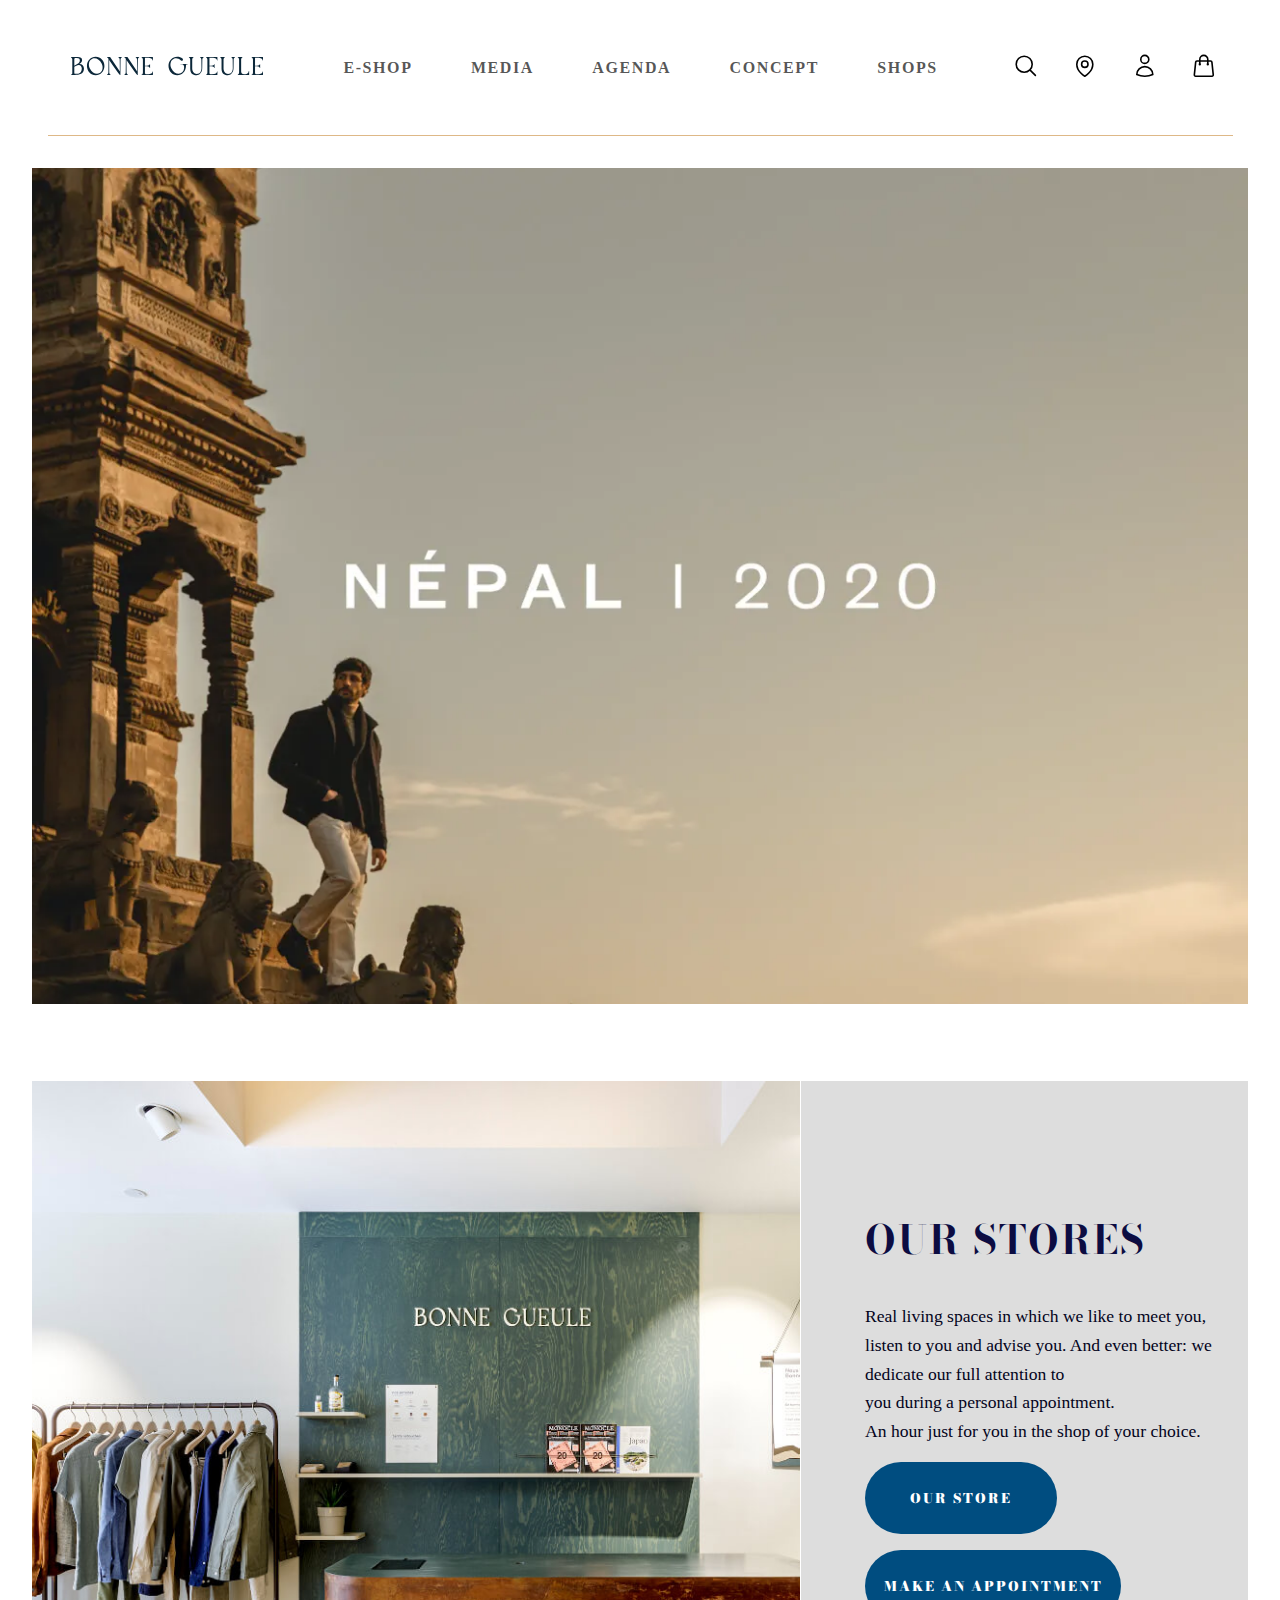
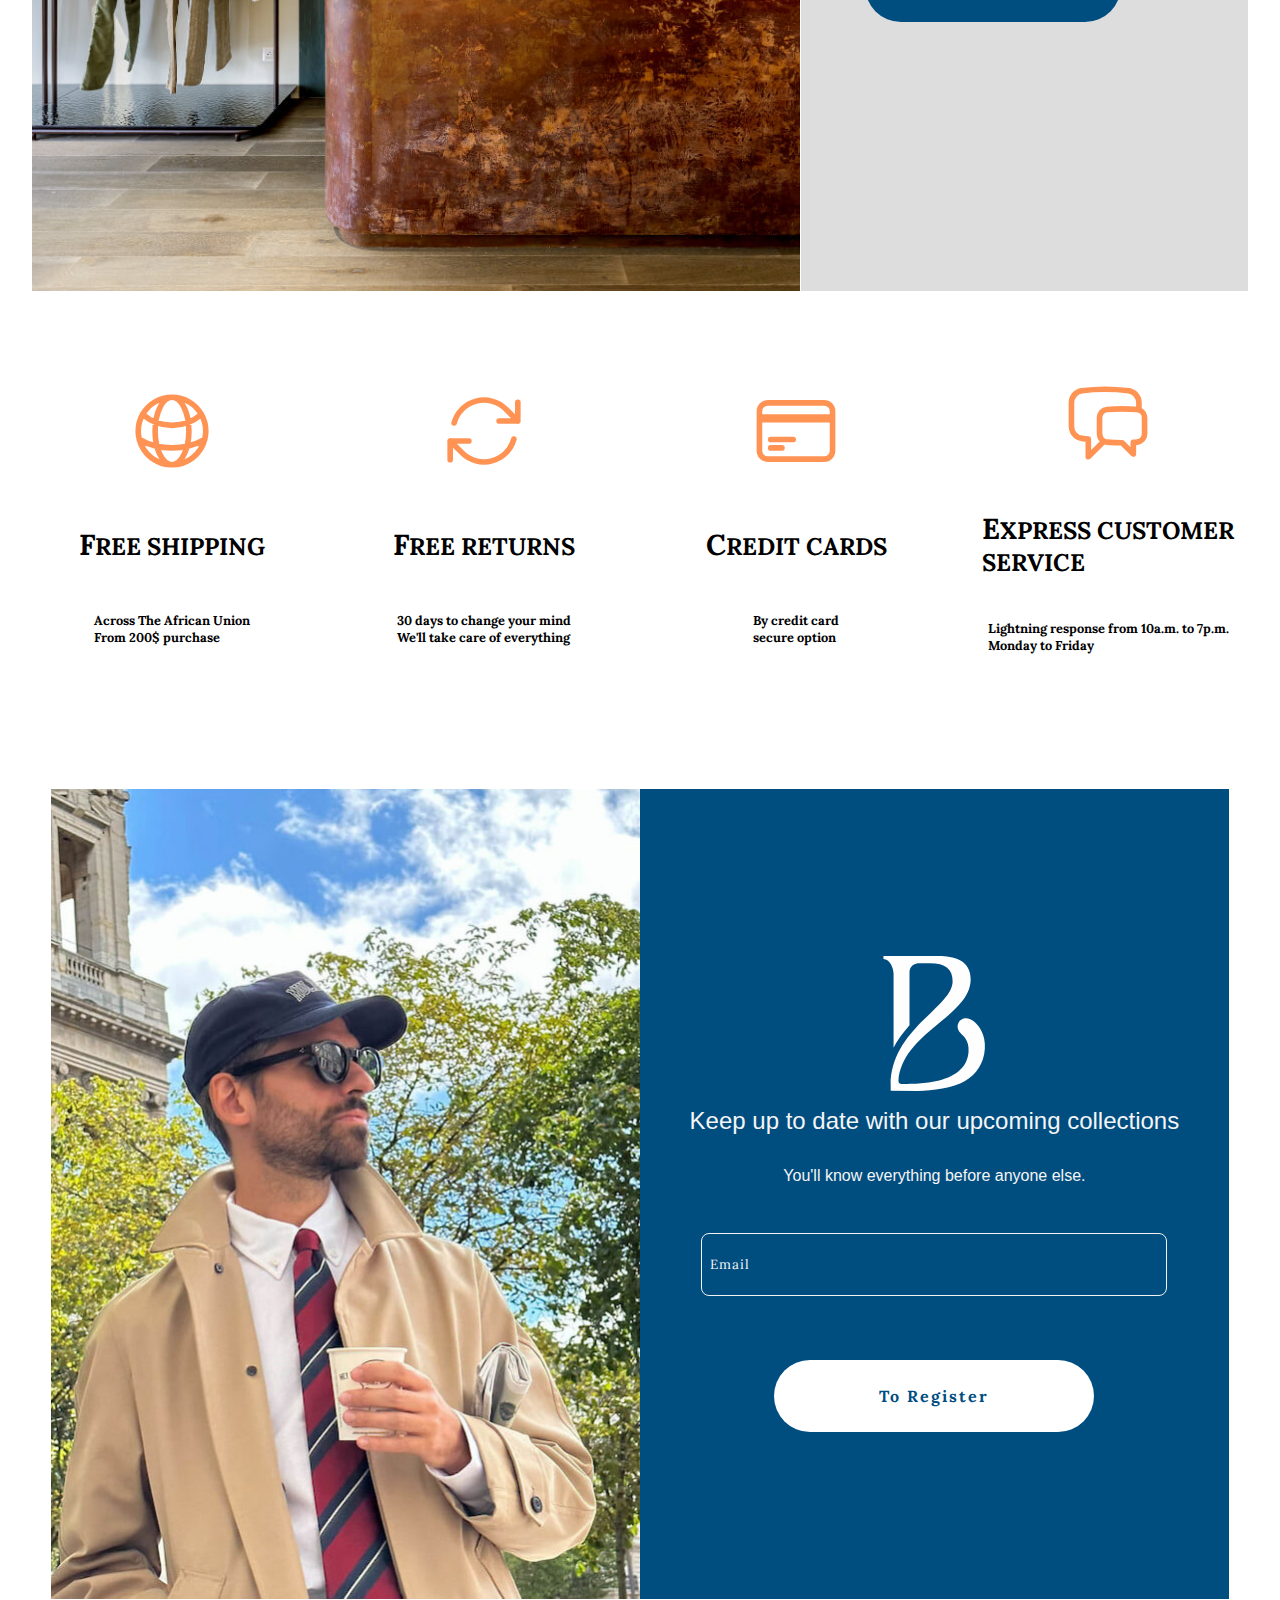
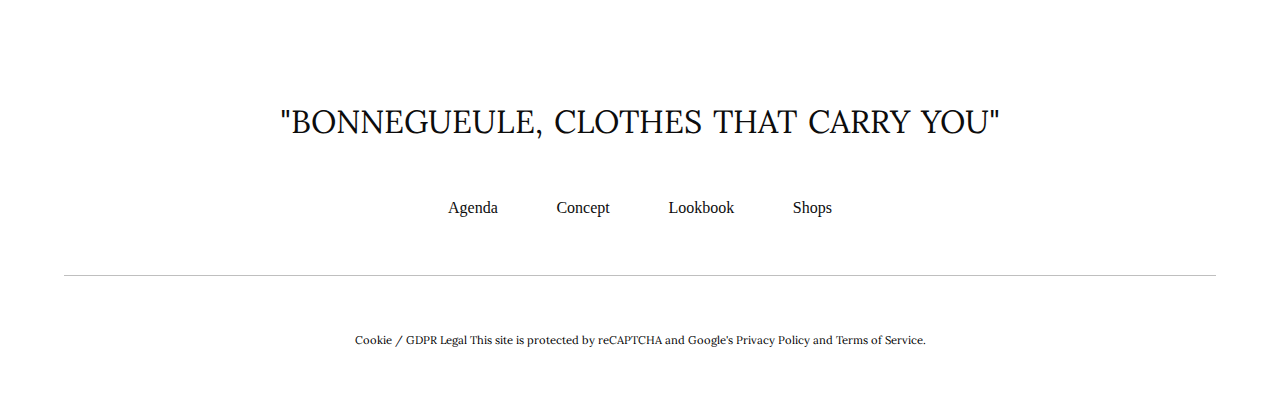
<file: index.html>
<!DOCTYPE html>
<html lang="en">
<head>
    <meta charset="UTF-8">
    <meta name="viewport" content="width=device-width, initial-scale=1.0">
    <title>Bonne Gueule</title>
    <link rel="stylesheet" href="main.css" type="text/css" media="screen">
    <link rel="stylesheet" href="mobile.css" type="text/css" media="screen">
    <link rel="shortcut icon" href="secondary.svg" type="image/x-icon">
</head>
<body>
    <header>

        <button id="hamburger">
            <svg xmlns="http://www.w3.org/2000/svg" fill="none" viewBox="0 0 24 24" stroke-width="1.5" stroke="currentColor" class="w-6 h-6">
                <path stroke-linecap="round" stroke-linejoin="round" d="M3.75 6.75h16.5M3.75 12h16.5m-16.5 5.25h16.5" />
              </svg>
              
        </button>

        <div class="logo">
            <a href="./index.html">
                <img src="primary.svg" alt="" srcset="">
            </a>

        </div>
        <nav id='anchor'>
            <ul >
                <li id="linkEshop"> <a href="./Eshop.html"> E-SHOP </a></li>
                <li id="linkMedia"> <a href="./Media.html"> MEDIA </a></li>
                <li> <a href="./Agenda.html"> AGENDA </a></li>
                <li> <a href="./concept.html"> CONCEPT </a></li>
                <li> <a href="./shop.html"> SHOPS </a></li>
            </ul>
        </nav>

        <ul class="svg">

            <li id="search">
                
                    <svg  xmlns="http://www.w3.org/2000/svg" fill="none" viewBox="0 0 24 24" stroke-width="1.5"      stroke="currentColor" class="w-6 h-6">
                         <path stroke-linecap="round" stroke-linejoin="round" d="M21 21l-5.197-5.197m0 0A7.5 7.5 0 105.196 5.196a7.5 7.5 0 0010.607 10.607z" />
                    </svg>
    
            </li>

            <li id="location">
                    <svg xmlns="http://www.w3.org/2000/svg" fill="none" viewBox="0 0 24 24" stroke-width="1.5" stroke="currentColor" class="w-6 h-6">
                        <path stroke-linecap="round" stroke-linejoin="round" d="M15 10.5a3 3 0 11-6 0 3 3 0 016 0z" />
                        <path stroke-linecap="round" stroke-linejoin="round" d="M19.5 10.5c0 7.142-7.5 11.25-7.5 11.25S4.5 17.642 4.5 10.5a7.5 7.5 0 1115 0z" />
                      </svg>

            </li>

            <li id="login">
               
                    <svg xmlns="http://www.w3.org/2000/svg" fill="none" viewBox="0 0 24 24" stroke-width="1.5" stroke="currentColor" class="w-6 h-6">
                        <path stroke-linecap="round" stroke-linejoin="round" d="M15.75 6a3.75 3.75 0 11-7.5 0 3.75 3.75 0 017.5 0zM4.501 20.118a7.5 7.5 0 0114.998 0A17.933 17.933 0 0112 21.75c-2.676 0-5.216-.584-7.499-1.632z" />
                      </svg>
                                    
               
            </li>

            <li id="cart">

                    <svg xmlns="http://www.w3.org/2000/svg" fill="none" viewBox="0 0 24 24" stroke-width="1.5" stroke="currentColor" class="w-6 h-6">
                        <path stroke-linecap="round" stroke-linejoin="round" d="M15.75 10.5V6a3.75 3.75 0 10-7.5 0v4.5m11.356-1.993l1.263 12c.07.665-.45 1.243-1.119 1.243H4.25a1.125 1.125 0 01-1.12-1.243l1.264-12A1.125 1.125 0 015.513 7.5h12.974c.576 0 1.059.435 1.119 1.007zM8.625 10.5a.375.375 0 11-.75 0 .375.375 0 01.75 0zm7.5 0a.375.375 0 11-.75 0 .375.375 0 01.75 0z" />
                      </svg>
                      
                    
            </li>


        </ul>

    </header>

    <main>

                            <!--This is the mobile view search bar-->

           <div id="mobile-search">
        <input type="search" placeholder="Search">

        <button>

            <svg  xmlns="http://www.w3.org/2000/svg" fill="none" viewBox="0 0 24 24" stroke-width="1.5"      stroke="currentColor" class="w-6 h-6">
                        <path stroke-linecap="round" stroke-linejoin="round" d="M21 21l-5.197-5.197m0 0A7.5 7.5 0 105.196 5.196a7.5 7.5 0 0010.607 10.607z" />
            </svg>
        </button>

           </div>

                              <!--This is the sections for the hover pages for links-->

        <!-- this the first hover link and it's sub sections-->
        <section id="media">
           
                <ul>
                    <li id="LinkNews">  <a href="http://" target="_blank" rel="noopener noreferrer"> NEWS </a></li>
                    <li id="StyleTips"> <a href="http://" target="_blank" rel="noopener noreferrer"> Style Tips </a></li>
                    <li id="allGuides">  <a href="http://" target="_blank" rel="noopener noreferrer">All our guides</a></li>
                    <li id="trends">  <a href="http://" target="_blank" rel="noopener noreferrer">Inspiration & Trends</a></li>
                    <li id="fashions">  <a href="http://" target="_blank" rel="noopener noreferrer">The world of fashion</a></li>
                    <li id="videos">  <a href="http://" target="_blank" rel="noopener noreferrer">Videos (and more)</a></li>
                </ul>
                           
        </section>

        <section id="LinkNewsSection">
            <div class="newsLayout">
                <div class="FirstLink">
                    <a href="http://" target="_blank" rel="noopener noreferrer"> Our latest article</a>
                    <a href="http://" target="_blank" rel="noopener noreferrer"> Our Newsletter</a>
                    <a href="http://" target="_blank" rel="noopener noreferrer"> Our calender of outings</a>

                </div>

                <div class="space">

                </div>
                <div class="SecondLink">
                    <a href="http://" target="_blank" rel="noopener noreferrer"> Our Instagram</a>
                    <a href="http://" target="_blank" rel="noopener noreferrer"> Our Youtube channel </a>
                    <a href="http://" target="_blank" rel="noopener noreferrer"> Our TikTok channel</a>

                </div>

                <div class="space">

                </div>

                <div class="NewsImage">

                </div>

                <div class="spaceEnd">
               

                </div>
                <div class="empty">

                </div>
                <div class="empty">

                </div>

                <div class="NewsImageTwo">

                </div>

            </div>

        </section>

        <section id="StyleTipsSection"> 
            <div class="StyleLayout">

                <div class="linkOne">
                    <a href="http://" target="_blank" rel="noopener noreferrer"> High </a>
                    <a href="http://" target="_blank" rel="noopener noreferrer"> Jackets and Coats </a>
                    <a href="http://" target="_blank" rel="noopener noreferrer"> Jeans, Trousers and Shorts </a>

                </div>

                <div class="space"> </div>
                

                <div class="linkTwo">
                    <a href="http://" target="_blank" rel="noopener noreferrer"> Accessories </a>
                    <a href="http://" target="_blank" rel="noopener noreferrer"> Fits and morphology </a>
                    <a href="http://" target="_blank" rel="noopener noreferrer"> Colour Matching </a>

                </div>

                <div class="space"> </div>
                


                <div class="styleImage">

                </div>

                <div class="spaceEndStyle">  
                    <a href="http://" target="_blank" rel="noopener noreferrer"> LEXICON </a>
                    <a href="http://" target="_blank" rel="noopener noreferrer"> VIDEOS </a>
                    <a href="http://" target="_blank" rel="noopener noreferrer"> PODCAST</a>
                    <a href="http://" target="_blank" rel="noopener noreferrer"> LOOKS GALLARY</a>
                    
                </div>
              

                <div class="linkThree">
                    <a href="http://" target="_blank" rel="noopener noreferrer"> Homewears & Underwear</a>
                    <a href="http://" target="_blank" rel="noopener noreferrer"> Shoes </a>

                </div>

                <div class="linkFour">
                    <a href="http://" target="_blank" rel="noopener noreferrer"> Wear patterns</a>

                </div>

                <div class="styleImageTwo">

                </div>
               

            </div>
            
            
        </section>

        <section id="allGuidesSection">
            <div class="GuideLayout">

            </div>
    
        </section>

        <section id="trendsSection"> 
            <div class="TrendsLayout">

            </div>
        </section>

        <section id="fashionSection">
            <div class="FashionLayout">

            </div>

        </section>

         <!-- this the Second hover link and it's sub sections-->
        <section id="eShop">
            <div class="EshopLayout">

                <div class="linkOneEshop">
                    <a href="http://" target="_blank" rel="noopener noreferrer"> High </a>
                    <a href="http://" target="_blank" rel="noopener noreferrer"> Jackets and Coats </a>
                    <a href="http://" target="_blank" rel="noopener noreferrer"> Jeans, Trousers and Shorts </a>

                </div>

                <div class="spaceEshop"> </div>
                

                <div class="linkTwoEshop">
                    <a href="http://" target="_blank" rel="noopener noreferrer"> Accessories </a>
                    <a href="http://" target="_blank" rel="noopener noreferrer"> Fits and morphology </a>
                    <a href="http://" target="_blank" rel="noopener noreferrer"> Colour Matching </a>

                </div>

                <div class="spaceEshop"> </div>
                


                <div class="styleImageEshop">

                </div>

                <div class="spaceEndStyleEshop">  
                    <a href="http://" target="_blank" rel="noopener noreferrer"> LEXICON </a>
                    <a href="http://" target="_blank" rel="noopener noreferrer"> VIDEOS </a>
                    <a href="http://" target="_blank" rel="noopener noreferrer"> PODCAST</a>
                    <a href="http://" target="_blank" rel="noopener noreferrer"> LOOKS GALLARY</a>
                    
                </div>
              

                <div class="linkThreeEshop">
                    <a href="http://" target="_blank" rel="noopener noreferrer"> Homewears & Underwear</a>
                    <a href="http://" target="_blank" rel="noopener noreferrer"> Shoes </a>

                </div>

                <div class="linkFourEshop">
                    <a href="http://" target="_blank" rel="noopener noreferrer"> Wear patterns</a>

                </div>

                <div class="styleImageTwoEshop">

                </div>
               

            </div>

        </section>
  
        
        <!--This is the sections for the hover pages for links-->
        <div id="searchSection">
            <div class="searchContent">

                <button id="closeSearch">
                    <svg xmlns="http://www.w3.org/2000/svg" fill="none" viewBox="0 0 24 24" stroke-width="1.5" stroke="currentColor" class="w-6 h-6">
                        <path stroke-linecap="round" stroke-linejoin="round" d="M6 18L18 6M6 6l12 12" />
                      </svg>
                      
                </button>

                <input type="search" placeholder="Search">

                <button>

                    <svg  xmlns="http://www.w3.org/2000/svg" fill="none" viewBox="0 0 24 24" stroke-width="1.5"      stroke="currentColor" class="w-6 h-6">
                        <path stroke-linecap="round" stroke-linejoin="round" d="M21 21l-5.197-5.197m0 0A7.5 7.5 0 105.196 5.196a7.5 7.5 0 0010.607 10.607z" />
                   </svg>
                </button>

            </div>

        </div>

        <div id="loginSection">

            <div class="form">
                <button id="closeLogin">
                    <svg xmlns="http://www.w3.org/2000/svg" fill="none" viewBox="0 0 24 24" stroke-width="1.5" stroke="currentColor" class="w-6 h-6">
                        <path stroke-linecap="round" stroke-linejoin="round" d="M6 18L18 6M6 6l12 12" />
                      </svg>
                      
                </button>

                <h2>Sign In</h2>

                <input type="email" placeholder="Email" required> <br>
                <input type="password" placeholder="Password*" required > <br>

                <button id="connect">
                    CONNECTION
                </button> <br>

                <a href="#">Forgot Password?</a>
                <div id="option">
                    <hr>
                    <p>OR</p>
                    <hr> 
                </div>

                <div class="socialLogin">
                    <a href="">Facebook</a>
                <a href=""> Google </a>

                </div>

                <p id="checkIn">Don't have an account? 
                    <a href="http://"> check in</a>
                 </p>

            </div>
        </div>

        <div id="cartSection"> 
            <div class="cartHeader">
                <h2> My Cart </h2>
                <button id="closeCart">
                    <svg xmlns="http://www.w3.org/2000/svg" fill="none" viewBox="0 0 24 24" stroke-width="1.5" stroke="currentColor" class="w-6 h-6">
                        <path stroke-linecap="round" stroke-linejoin="round" d="M6 18L18 6M6 6l12 12" />
                      </svg>

                </button>
            </div>

        </div>

       
        <!--This is the elemnt tags for the main home page-->
        <section class="sectionOne">

            <a href="./Eshop.html" target="_self" class="">

               
            </a>

        </section>

        <section class="sectionTwo"> 
            <div class="container">

                <div class="sectionOneContent">

                </div>

                <div class="sectionTwoContent">
                    <h1> OUR STORES </h1>
                    <p>
                        Real living spaces in which we like to meet you, <br>
                        listen to you and advise you.
                        And even better: we dedicate our full attention to <br>
                        you during a personal appointment. <br>
                        An hour just for you in the shop of your choice.
                    </p>

                    <button type="submit" id="Space-Button"> OUR STORE</button> <br>
                    <button type="submit" class="appointmentButton"> MAKE AN APPOINTMENT</button>

                </div>

            </div>

        </section>

        <section class="sectionThree">
            
                <a href="http://" target="_blank" rel="noopener noreferrer">
                    <svg xmlns="http://www.w3.org/2000/svg" fill="none" viewBox="0 0 24 24" stroke-width="1.5"      stroke="currentColor" class="w-6 h-6">
                        <path stroke-linecap="round" stroke-linejoin="round" d="M12 21a9.004 9.004 0 008.716-6.747M12 21a9.004 9.004 0 01-8.716-6.747M12 21c2.485 0 4.5-4.03 4.5-9S14.485 3 12 3m0 18c-2.485 0-4.5-4.03-4.5-9S9.515 3 12 3m0 0a8.997 8.997 0 017.843 4.582M12 3a8.997 8.997 0 00-7.843 4.582m15.686 0A11.953 11.953 0 0112 10.5c-2.998 0-5.74-1.1-7.843-2.918m15.686 0A8.959 8.959 0 0121 12c0 .778-.099 1.533-.284 2.253m0 0A17.919 17.919 0 0112 16.5c-3.162 0-6.133-.815-8.716-2.247m0 0A9.015 9.015 0 013 12c0-1.605.42-3.113 1.157-4.418" />
                    </svg>

                    <h2>
                        FREE SHIPPING
                    </h2>

                    <p>
                        Across The African Union <br>
                        From 200$  purchase
                    </p>
                      

                </a>

                <a href="http://" target="_blank" rel="noopener noreferrer">
                    <svg xmlns="http://www.w3.org/2000/svg" fill="none" viewBox="0 0 24 24" stroke-width="1.5" stroke="currentColor" class="w-6 h-6">
                        <path stroke-linecap="round" stroke-linejoin="round" d="M16.023 9.348h4.992v-.001M2.985 19.644v-4.992m0 0h4.992m-4.993 0l3.181 3.183a8.25 8.25 0 0013.803-3.7M4.031 9.865a8.25 8.25 0 0113.803-3.7l3.181 3.182m0-4.991v4.99" />
                      </svg>

                      <h2>
                        FREE RETURNS
                    </h2>

                    <p>
                        30 days to change your mind <br>
                        We'll take care of everything
                    </p>
                      

                </a>

                <a href="http://" target="_blank" rel="noopener noreferrer">
                    <svg xmlns="http://www.w3.org/2000/svg" fill="none" viewBox="0 0 24 24" stroke-width="1.5" stroke="currentColor" class="w-6 h-6">
                        <path stroke-linecap="round" stroke-linejoin="round" d="M2.25 8.25h19.5M2.25 9h19.5m-16.5 5.25h6m-6 2.25h3m-3.75 3h15a2.25 2.25 0 002.25-2.25V6.75A2.25 2.25 0 0019.5 4.5h-15a2.25 2.25 0 00-2.25 2.25v10.5A2.25 2.25 0 004.5 19.5z" />
                      </svg>

                      <h2>
                        CREDIT CARDS
                    </h2>

                    <p>
                       By credit card <br>
                    secure option
                    </p>
                      

                </a>

                <a href="http://" target="_blank" rel="noopener noreferrer">

                    <svg xmlns="http://www.w3.org/2000/svg" fill="none" viewBox="0 0 24 24" stroke-width="1.5" stroke="currentColor" class="w-6 h-6">
                        <path stroke-linecap="round" stroke-linejoin="round" d="M20.25 8.511c.884.284 1.5 1.128 1.5 2.097v4.286c0 1.136-.847 2.1-1.98 2.193-.34.027-.68.052-1.02.072v3.091l-3-3c-1.354 0-2.694-.055-4.02-.163a2.115 2.115 0 01-.825-.242m9.345-8.334a2.126 2.126 0 00-.476-.095 48.64 48.64 0 00-8.048 0c-1.131.094-1.976 1.057-1.976 2.192v4.286c0 .837.46 1.58 1.155 1.951m9.345-8.334V6.637c0-1.621-1.152-3.026-2.76-3.235A48.455 48.455 0 0011.25 3c-2.115 0-4.198.137-6.24.402-1.608.209-2.76 1.614-2.76 3.235v6.226c0 1.621 1.152 3.026 2.76 3.235.577.075 1.157.14 1.74.194V21l4.155-4.155" />
                      </svg>

                      <h2>
                       EXPRESS CUSTOMER <br> <span> SERVICE </span> 
                    </h2>

                    <p>
                       Lightning response from 10a.m. to 7p.m.  <br>
                       <span >Monday to Friday </span> 
                    </p>
                      

                </a>

        </section>

        <section class="sectionFour">
            <div class="SecFourContainer">

                <div class="sectionFourLeft"> 
                    <!-- This is the segment for the picture -->

                </div>

                <div class="sectionFourRight">
                    <div class="writeUp">
                        <svg width="127" height="169" viewBox="0 0 127 169" fill="none" xmlns="http://www.w3.org/2000/svg">
                            <path d="M113.366 81.9486C108.525 77.6231 101.024 76.1024 96.2847 80.4617C92.6706 83.7734 90.7272 90.1604 96.387 96.4459C99.5238 99.8928 107.536 105.536 106.513 119.932C103.717 159.437 47.1195 160.18 26.526 160.18H23.5597C19.5024 160.18 18.5819 157.848 18.7864 155.753C24.2417 95.0266 108.593 75.832 109.173 29.3663C109.514 1.0138 80.0895 0 67.7812 0H0V3.61588C8.01236 3.61588 12.6493 14.9366 12.6493 22.4387V114.728C14.4563 111.315 16.468 107.969 18.6841 104.59C22.946 98.1356 27.6853 92.2217 32.595 86.6797V20.9856C32.595 15.0718 35.6635 11.118 40.6755 9.73245C42.278 9.36073 43.8123 9.19176 45.0056 9.19176H58.03C77.771 9.19176 86.5676 16.6263 86.5676 31.6305C86.5676 64.2747 9.03522 91.1742 9.03522 161.903V168.831L43.5395 169C60.9621 169 87.2154 165.35 102.081 156.598C116.367 148.183 125.811 134.328 126.902 116.181C127.959 98.7101 120.254 88.0652 113.366 81.9486Z" fill="#fefefe"/>
                        </svg>
    
                        <h2>
                            Keep up to date with our upcoming collections
                        </h2>
    
                        <h4>You'll know everything before anyone else.</h4>
                    </div>

                    <div class="emailSubmit">
                        <input type="email" placeholder="Email" id="#" required>    
                        <button type="submit"> To Register  </button>
                    </div>

                </div>



            </div>


        </section>

        <section class="sectionFive">

            <h1>
                "BonneGueule, clothes that carry you"
            </h1>

            <div class="footerLinks">
                <a href="./Agenda.html" target="_self" rel="noopener noreferrer"> Agenda</a>
                <a href="./concept.html" target="_self" rel="noopener noreferrer">Concept </a>
                <a href="#" target="_blank" rel="noopener noreferrer">Lookbook</a>
                <a href="./shop.html" target="_blank" rel="noopener noreferrer">Shops</a>
            </div>
           <div class="line"></div>

            <p>Cookie / GDPR
                Legal
                This site is protected by reCAPTCHA and Google's Privacy Policy and Terms of Service.</p>
        </section>

    </main>

    <script src="index.js"></script>
    
</body>
</html>
</file>
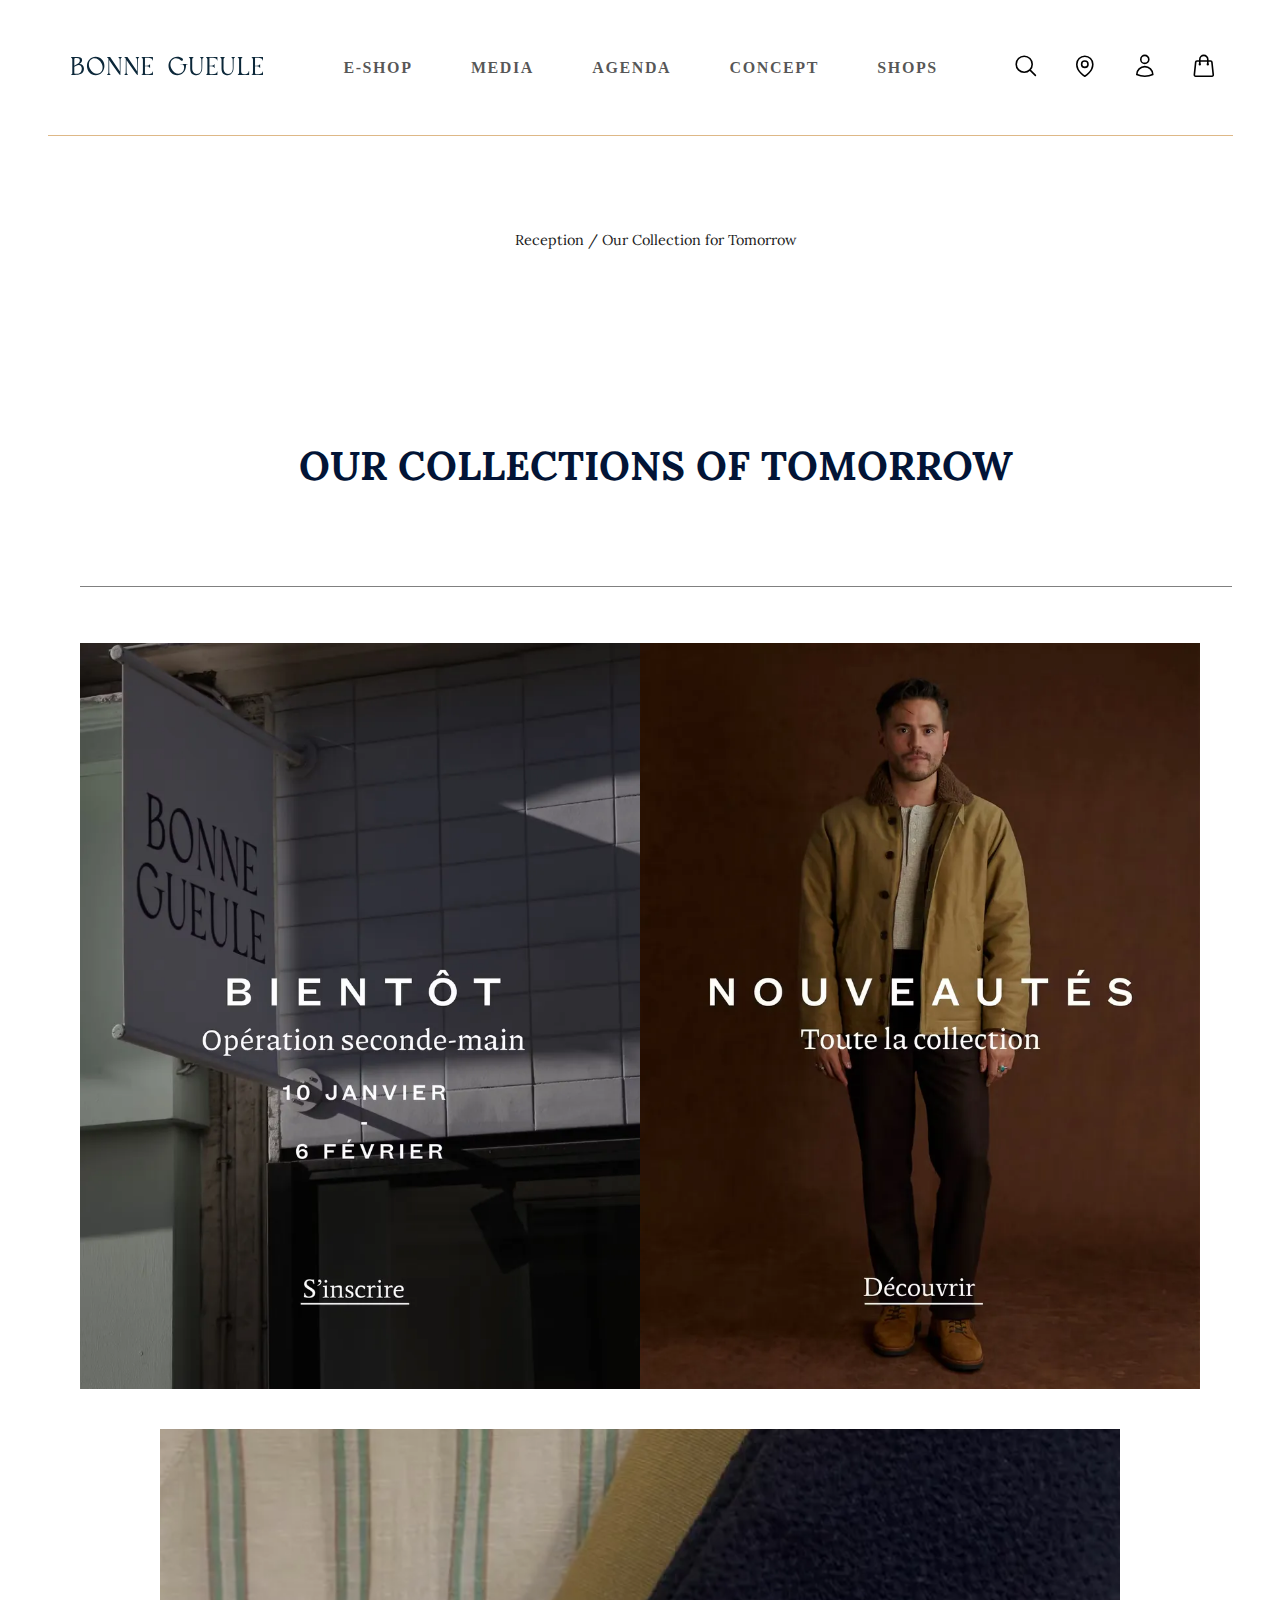
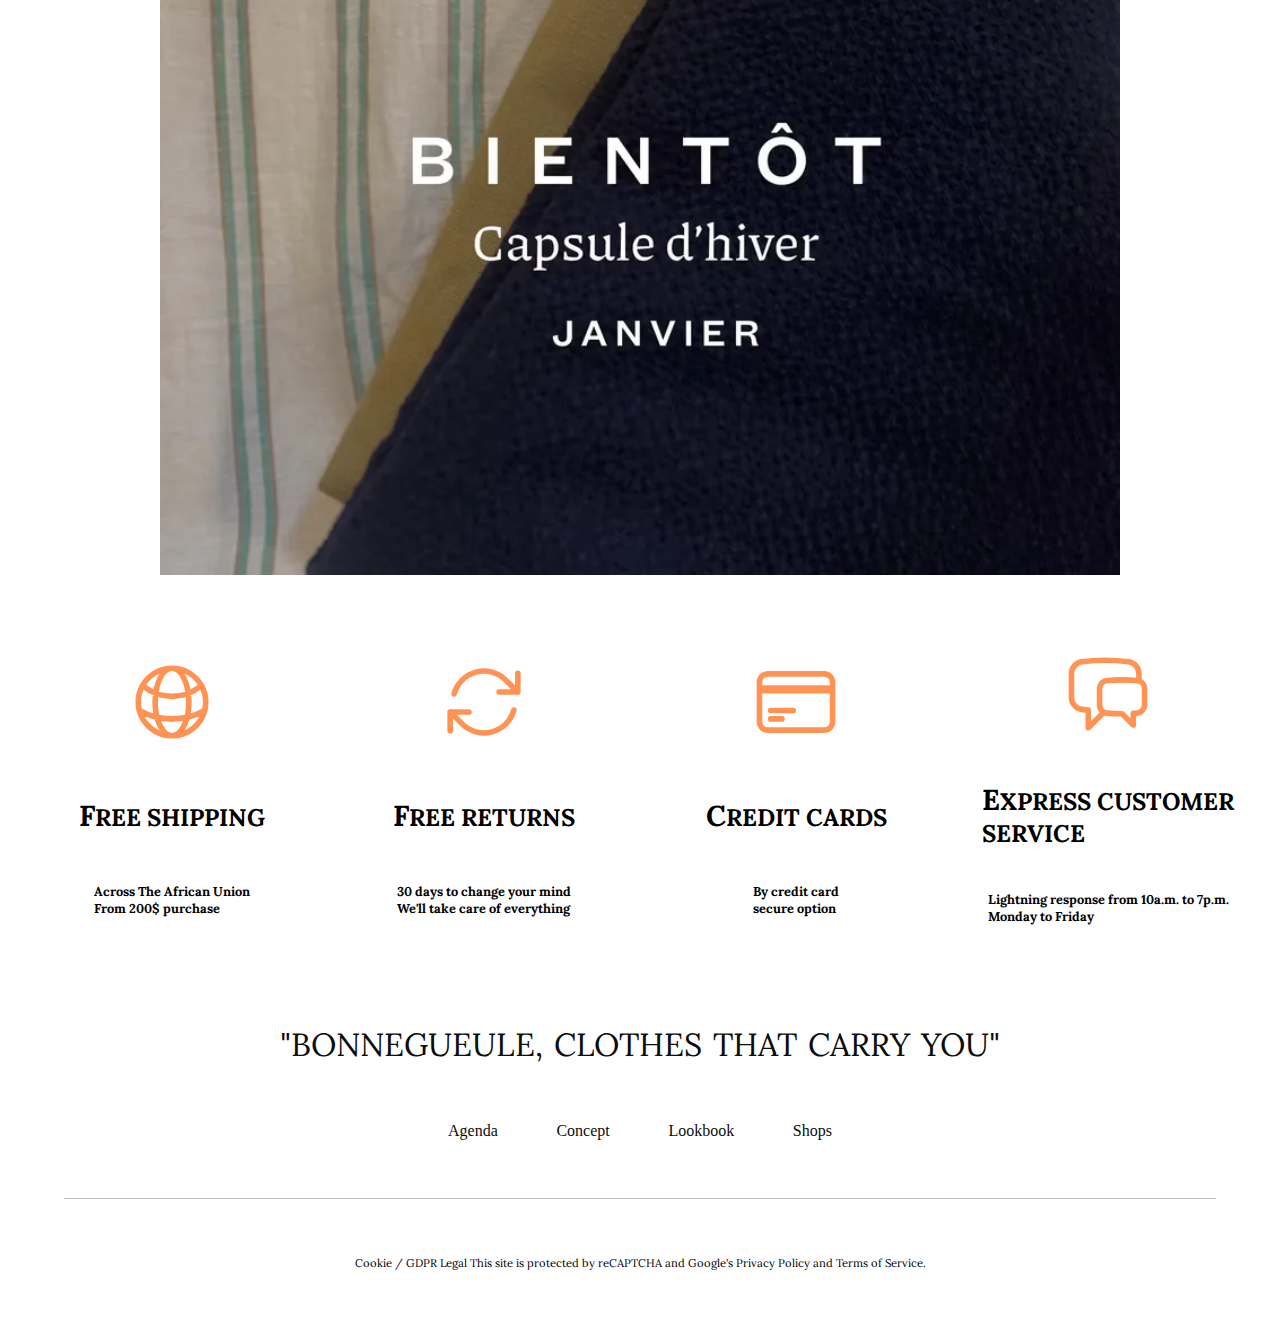
<file: Agenda.html>
<!DOCTYPE html>
<html lang="en">
<head>
    <meta charset="UTF-8">
    <meta name="viewport" content="width=device-width, initial-scale=1.0">
    <title>Bonne Gueule</title>
    <link rel="stylesheet" href="main.css" type="text/css" media="screen">
    <link rel="stylesheet" href="mobile.css" type="text/css" media="screen">
    <link rel="shortcut icon" href="secondary.svg" type="image/x-icon">
</head>
<body>
    <header>
        <button id="hamburger">
            
            <svg xmlns="http://www.w3.org/2000/svg" fill="none" viewBox="0 0 24 24" stroke-width="1.5" stroke="currentColor" class="w-6 h-6">
                <path stroke-linecap="round" stroke-linejoin="round" d="M3.75 6.75h16.5M3.75 12h16.5m-16.5 5.25h16.5" />
            </svg>
              
        </button>

        
        <div class="logo">
            
            <a href="./index.html">
                <img src="primary.svg" alt="" srcset="">
            </a>

        </div>
        
        <nav id='anchor'>
            <ul >
                <li id="linkEshop"> <a href="./Eshop.html"> E-SHOP </a></li>
                <li id="linkMedia"> <a href="./Media.html"> MEDIA </a></li>
                <li> <a href="./Agenda.html"> AGENDA </a></li>
                <li> <a href="./concept.html"> CONCEPT </a></li>
                <li> <a href="./shop.html"> SHOPS </a></li>
            </ul>
        </nav>

        <ul class="svg">

            <li id="search">
                
                    <svg  xmlns="http://www.w3.org/2000/svg" fill="none" viewBox="0 0 24 24" stroke-width="1.5"      stroke="currentColor" class="w-6 h-6">
                         <path stroke-linecap="round" stroke-linejoin="round" d="M21 21l-5.197-5.197m0 0A7.5 7.5 0 105.196 5.196a7.5 7.5 0 0010.607 10.607z" />
                    </svg>
    
            </li>

            <li id="location">
                    <svg xmlns="http://www.w3.org/2000/svg" fill="none" viewBox="0 0 24 24" stroke-width="1.5" stroke="currentColor" class="w-6 h-6">
                        <path stroke-linecap="round" stroke-linejoin="round" d="M15 10.5a3 3 0 11-6 0 3 3 0 016 0z" />
                        <path stroke-linecap="round" stroke-linejoin="round" d="M19.5 10.5c0 7.142-7.5 11.25-7.5 11.25S4.5 17.642 4.5 10.5a7.5 7.5 0 1115 0z" />
                      </svg>

            </li>

            <li id="login">
               
                    <svg xmlns="http://www.w3.org/2000/svg" fill="none" viewBox="0 0 24 24" stroke-width="1.5" stroke="currentColor" class="w-6 h-6">
                        <path stroke-linecap="round" stroke-linejoin="round" d="M15.75 6a3.75 3.75 0 11-7.5 0 3.75 3.75 0 017.5 0zM4.501 20.118a7.5 7.5 0 0114.998 0A17.933 17.933 0 0112 21.75c-2.676 0-5.216-.584-7.499-1.632z" />
                      </svg>
                                    
               
            </li>

            <li id="cart">

                    <svg xmlns="http://www.w3.org/2000/svg" fill="none" viewBox="0 0 24 24" stroke-width="1.5" stroke="currentColor" class="w-6 h-6">
                        <path stroke-linecap="round" stroke-linejoin="round" d="M15.75 10.5V6a3.75 3.75 0 10-7.5 0v4.5m11.356-1.993l1.263 12c.07.665-.45 1.243-1.119 1.243H4.25a1.125 1.125 0 01-1.12-1.243l1.264-12A1.125 1.125 0 015.513 7.5h12.974c.576 0 1.059.435 1.119 1.007zM8.625 10.5a.375.375 0 11-.75 0 .375.375 0 01.75 0zm7.5 0a.375.375 0 11-.75 0 .375.375 0 01.75 0z" />
                      </svg>
                      
                    
            </li>


        </ul>

    </header>

    <main>

                                <!--This is the mobile view search bar-->

        <div id="mobile-search">
            <input type="search" placeholder="Search">

            <button>

                <svg  xmlns="http://www.w3.org/2000/svg" fill="none" viewBox="0 0 24 24" stroke-width="1.5"      stroke="currentColor" class="w-6 h-6">
                            <path stroke-linecap="round" stroke-linejoin="round" d="M21 21l-5.197-5.197m0 0A7.5 7.5 0 105.196 5.196a7.5 7.5 0 0010.607 10.607z" />
                </svg>
            </button>

        </div>

        <!--This is the sections for the hover pages for links-->

        <!-- this the first hover link and it's sub sections-->
        <section id="media">

        <ul>
        <li id="LinkNews">  <a href="http://" target="_blank" rel="noopener noreferrer"> NEWS </a></li>
        <li id="StyleTips"> <a href="http://" target="_blank" rel="noopener noreferrer"> Style Tips </a></li>
        <li id="allGuides">  <a href="http://" target="_blank" rel="noopener noreferrer">All our guides</a></li>
        <li id="trends">  <a href="http://" target="_blank" rel="noopener noreferrer">Inspiration & Trends</a></li>
        <li id="fashions">  <a href="http://" target="_blank" rel="noopener noreferrer">The world of fashion</a></li>
        <li id="videos">  <a href="http://" target="_blank" rel="noopener noreferrer">Videos (and more)</a></li>
        </ul>

        </section>

        <section id="LinkNewsSection">
        <div class="newsLayout">
        <div class="FirstLink">
        <a href="http://" target="_blank" rel="noopener noreferrer"> Our latest article</a>
        <a href="http://" target="_blank" rel="noopener noreferrer"> Our Newsletter</a>
        <a href="http://" target="_blank" rel="noopener noreferrer"> Our calender of outings</a>

        </div>

        <div class="space">

        </div>
        <div class="SecondLink">
        <a href="http://" target="_blank" rel="noopener noreferrer"> Our Instagram</a>
        <a href="http://" target="_blank" rel="noopener noreferrer"> Our Youtube channel </a>
        <a href="http://" target="_blank" rel="noopener noreferrer"> Our TikTok channel</a>

        </div>

        <div class="space">

        </div>

        <div class="NewsImage">

        </div>

        <div class="spaceEnd">


        </div>
        <div class="empty">

        </div>
        <div class="empty">

        </div>

        <div class="NewsImageTwo">

        </div>

        </div>

        </section>

        <section id="StyleTipsSection"> 
        <div class="StyleLayout">

        <div class="linkOne">
        <a href="http://" target="_blank" rel="noopener noreferrer"> High </a>
        <a href="http://" target="_blank" rel="noopener noreferrer"> Jackets and Coats </a>
        <a href="http://" target="_blank" rel="noopener noreferrer"> Jeans, Trousers and Shorts </a>

        </div>

        <div class="space"> </div>


        <div class="linkTwo">
        <a href="http://" target="_blank" rel="noopener noreferrer"> Accessories </a>
        <a href="http://" target="_blank" rel="noopener noreferrer"> Fits and morphology </a>
        <a href="http://" target="_blank" rel="noopener noreferrer"> Colour Matching </a>

        </div>

        <div class="space"> </div>



        <div class="styleImage">

        </div>

        <div class="spaceEndStyle">  
        <a href="http://" target="_blank" rel="noopener noreferrer"> LEXICON </a>
        <a href="http://" target="_blank" rel="noopener noreferrer"> VIDEOS </a>
        <a href="http://" target="_blank" rel="noopener noreferrer"> PODCAST</a>
        <a href="http://" target="_blank" rel="noopener noreferrer"> LOOKS GALLARY</a>

        </div>


        <div class="linkThree">
        <a href="http://" target="_blank" rel="noopener noreferrer"> Homewears & Underwear</a>
        <a href="http://" target="_blank" rel="noopener noreferrer"> Shoes </a>

        </div>

        <div class="linkFour">
        <a href="http://" target="_blank" rel="noopener noreferrer"> Wear patterns</a>

        </div>

        <div class="styleImageTwo">

        </div>


        </div>


        </section>

        <section id="allGuidesSection">
        <div class="GuideLayout">

        </div>

        </section>

        <section id="trendsSection"> 
        <div class="TrendsLayout">

        </div>
        </section>

        <section id="fashionSection">
        <div class="FashionLayout">

        </div>

        </section>

        <!-- this the Second hover link and it's sub sections-->
        <section id="eShop">
        <div class="EshopLayout">

        <div class="linkOneEshop">
        <a href="http://" target="_blank" rel="noopener noreferrer"> High </a>
        <a href="http://" target="_blank" rel="noopener noreferrer"> Jackets and Coats </a>
        <a href="http://" target="_blank" rel="noopener noreferrer"> Jeans, Trousers and Shorts </a>

        </div>

        <div class="spaceEshop"> </div>


        <div class="linkTwoEshop">
        <a href="http://" target="_blank" rel="noopener noreferrer"> Accessories </a>
        <a href="http://" target="_blank" rel="noopener noreferrer"> Fits and morphology </a>
        <a href="http://" target="_blank" rel="noopener noreferrer"> Colour Matching </a>

        </div>

        <div class="spaceEshop"> </div>



        <div class="styleImageEshop">

        </div>

        <div class="spaceEndStyleEshop">  
        <a href="http://" target="_blank" rel="noopener noreferrer"> LEXICON </a>
        <a href="http://" target="_blank" rel="noopener noreferrer"> VIDEOS </a>
        <a href="http://" target="_blank" rel="noopener noreferrer"> PODCAST</a>
        <a href="http://" target="_blank" rel="noopener noreferrer"> LOOKS GALLARY</a>

        </div>


        <div class="linkThreeEshop">
        <a href="http://" target="_blank" rel="noopener noreferrer"> Homewears & Underwear</a>
        <a href="http://" target="_blank" rel="noopener noreferrer"> Shoes </a>

        </div>

        <div class="linkFourEshop">
        <a href="http://" target="_blank" rel="noopener noreferrer"> Wear patterns</a>

        </div>

        <div class="styleImageTwoEshop">

        </div>


        </div>

        </section>


        <!--This is the sections for the hover pages for links-->
        <div id="searchSection">
        <div class="searchContent">

        <button id="closeSearch">
        <svg xmlns="http://www.w3.org/2000/svg" fill="none" viewBox="0 0 24 24" stroke-width="1.5" stroke="currentColor" class="w-6 h-6">
        <path stroke-linecap="round" stroke-linejoin="round" d="M6 18L18 6M6 6l12 12" />
        </svg>

        </button>

        <input type="search" placeholder="Search">

        <button>

        <svg  xmlns="http://www.w3.org/2000/svg" fill="none" viewBox="0 0 24 24" stroke-width="1.5"      stroke="currentColor" class="w-6 h-6">
        <path stroke-linecap="round" stroke-linejoin="round" d="M21 21l-5.197-5.197m0 0A7.5 7.5 0 105.196 5.196a7.5 7.5 0 0010.607 10.607z" />
        </svg>
        </button>

        </div>

        </div>

        <div id="loginSection">

        <div class="form">
        <button id="closeLogin">
        <svg xmlns="http://www.w3.org/2000/svg" fill="none" viewBox="0 0 24 24" stroke-width="1.5" stroke="currentColor" class="w-6 h-6">
        <path stroke-linecap="round" stroke-linejoin="round" d="M6 18L18 6M6 6l12 12" />
        </svg>

        </button>

        <h2>Sign In</h2>

        <input type="email" placeholder="Email" required> <br>
        <input type="password" placeholder="Password*" required > <br>

        <button id="connect">
        CONNECTION
        </button> <br>

        <a href="#">Forgot Password?</a>
        <div id="option">
        <hr>
        <p>OR</p>
        <hr> 
        </div>

        <div class="socialLogin">
        <a href="">Facebook</a>
        <a href=""> Google </a>

        </div>

        <p id="checkIn">Don't have an account? 
        <a href="http://"> check in</a>
        </p>

        </div>
        </div>

        <div id="cartSection"> 
        <div class="cartHeader">
        <h2> My Cart </h2>
        <button id="closeCart">
        <svg xmlns="http://www.w3.org/2000/svg" fill="none" viewBox="0 0 24 24" stroke-width="1.5" stroke="currentColor" class="w-6 h-6">
        <path stroke-linecap="round" stroke-linejoin="round" d="M6 18L18 6M6 6l12 12" />
        </svg>

        </button>
        </div>

        </div>


        <!--This is the elemnt tags for the Agenda page-->

        <section class="Agenda-section-one">

            <div class="link-text">
                <a href="./index.html" target="_self" rel="noopener noreferrer"> Reception</a> 
                <span class="reset">/ Our Collection for Tomorrow</span>
            </div>

            <h1>OUR COLLECTIONS OF TOMORROW</h1>

        </section>

        <section class="Agenda-section-two">
            <div class="agenda-sub-section-one">

            </div>

            <div class="agenda-sub-section-two">

            </div>

            <div class="agenda-sub-section-three">


            </div>

        </section>              
            
        <!-- This section was inherited from the index main page-->

        <section class="sectionThree">

            <a href="http://" target="_blank" rel="noopener noreferrer">
            <svg xmlns="http://www.w3.org/2000/svg" fill="none" viewBox="0 0 24 24" stroke-width="1.5"      stroke="currentColor" class="w-6 h-6">
            <path stroke-linecap="round" stroke-linejoin="round" d="M12 21a9.004 9.004 0 008.716-6.747M12 21a9.004 9.004 0 01-8.716-6.747M12 21c2.485 0 4.5-4.03 4.5-9S14.485 3 12 3m0 18c-2.485 0-4.5-4.03-4.5-9S9.515 3 12 3m0 0a8.997 8.997 0 017.843 4.582M12 3a8.997 8.997 0 00-7.843 4.582m15.686 0A11.953 11.953 0 0112 10.5c-2.998 0-5.74-1.1-7.843-2.918m15.686 0A8.959 8.959 0 0121 12c0 .778-.099 1.533-.284 2.253m0 0A17.919 17.919 0 0112 16.5c-3.162 0-6.133-.815-8.716-2.247m0 0A9.015 9.015 0 013 12c0-1.605.42-3.113 1.157-4.418" />
            </svg>

            <h2>
            FREE SHIPPING
            </h2>

            <p>
            Across The African Union <br>
            From 200$  purchase
            </p>


            </a>

            <a href="http://" target="_blank" rel="noopener noreferrer">
            <svg xmlns="http://www.w3.org/2000/svg" fill="none" viewBox="0 0 24 24" stroke-width="1.5" stroke="currentColor" class="w-6 h-6">
            <path stroke-linecap="round" stroke-linejoin="round" d="M16.023 9.348h4.992v-.001M2.985 19.644v-4.992m0 0h4.992m-4.993 0l3.181 3.183a8.25 8.25 0 0013.803-3.7M4.031 9.865a8.25 8.25 0 0113.803-3.7l3.181 3.182m0-4.991v4.99" />
            </svg>

            <h2>
            FREE RETURNS
            </h2>

            <p>
            30 days to change your mind <br>
            We'll take care of everything
            </p>


            </a>

            <a href="http://" target="_blank" rel="noopener noreferrer">
            <svg xmlns="http://www.w3.org/2000/svg" fill="none" viewBox="0 0 24 24" stroke-width="1.5" stroke="currentColor" class="w-6 h-6">
            <path stroke-linecap="round" stroke-linejoin="round" d="M2.25 8.25h19.5M2.25 9h19.5m-16.5 5.25h6m-6 2.25h3m-3.75 3h15a2.25 2.25 0 002.25-2.25V6.75A2.25 2.25 0 0019.5 4.5h-15a2.25 2.25 0 00-2.25 2.25v10.5A2.25 2.25 0 004.5 19.5z" />
            </svg>

            <h2>
            CREDIT CARDS
            </h2>

            <p>
            By credit card <br>
            secure option
            </p>


            </a>

            <a href="http://" target="_blank" rel="noopener noreferrer">

            <svg xmlns="http://www.w3.org/2000/svg" fill="none" viewBox="0 0 24 24" stroke-width="1.5" stroke="currentColor" class="w-6 h-6">
            <path stroke-linecap="round" stroke-linejoin="round" d="M20.25 8.511c.884.284 1.5 1.128 1.5 2.097v4.286c0 1.136-.847 2.1-1.98 2.193-.34.027-.68.052-1.02.072v3.091l-3-3c-1.354 0-2.694-.055-4.02-.163a2.115 2.115 0 01-.825-.242m9.345-8.334a2.126 2.126 0 00-.476-.095 48.64 48.64 0 00-8.048 0c-1.131.094-1.976 1.057-1.976 2.192v4.286c0 .837.46 1.58 1.155 1.951m9.345-8.334V6.637c0-1.621-1.152-3.026-2.76-3.235A48.455 48.455 0 0011.25 3c-2.115 0-4.198.137-6.24.402-1.608.209-2.76 1.614-2.76 3.235v6.226c0 1.621 1.152 3.026 2.76 3.235.577.075 1.157.14 1.74.194V21l4.155-4.155" />
            </svg>

            <h2>
            EXPRESS CUSTOMER <br> <span> SERVICE </span> 
            </h2>

            <p>
            Lightning response from 10a.m. to 7p.m.  <br>
            <span >Monday to Friday </span> 
            </p>


            </a>

        </section>

        <section class="sectionFive">

            <h1>
            "BonneGueule, clothes that carry you"
            </h1>

            <div class="footerLinks">
                <a href="./Agenda.html" target="_self" rel="noopener noreferrer"> Agenda</a>
                <a href="./concept.html" target="_self" rel="noopener noreferrer">Concept </a>
            <a href="#" target="_blank" rel="noopener noreferrer">Lookbook</a>
            <a href="./shop.html" target="_blank" rel="noopener noreferrer">Shops</a>
            </div>
            <div class="line"></div>

            <p>Cookie / GDPR
            Legal
            This site is protected by reCAPTCHA and Google's Privacy Policy and Terms of Service.</p>
        </section>

    </main>

    <script src="agenda.js">
        
    </script>
    
</body>
</html>
</file>
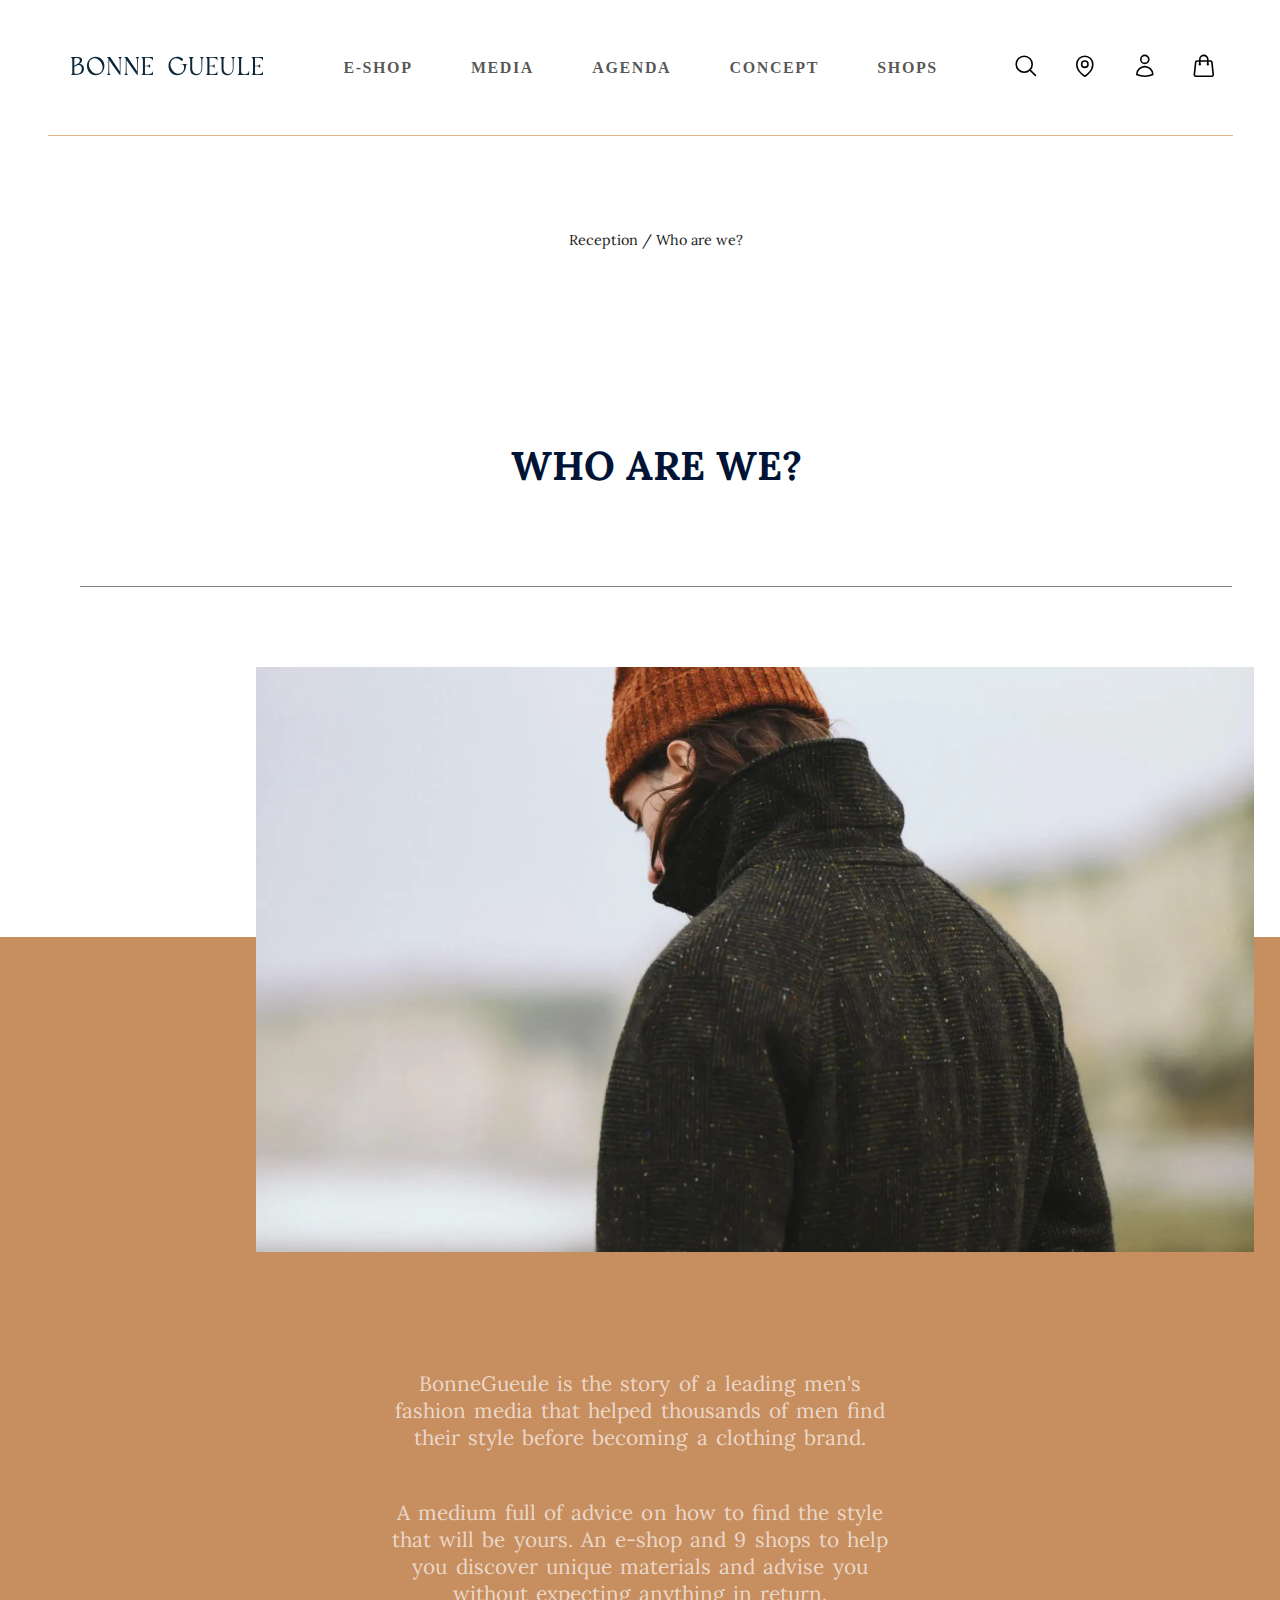
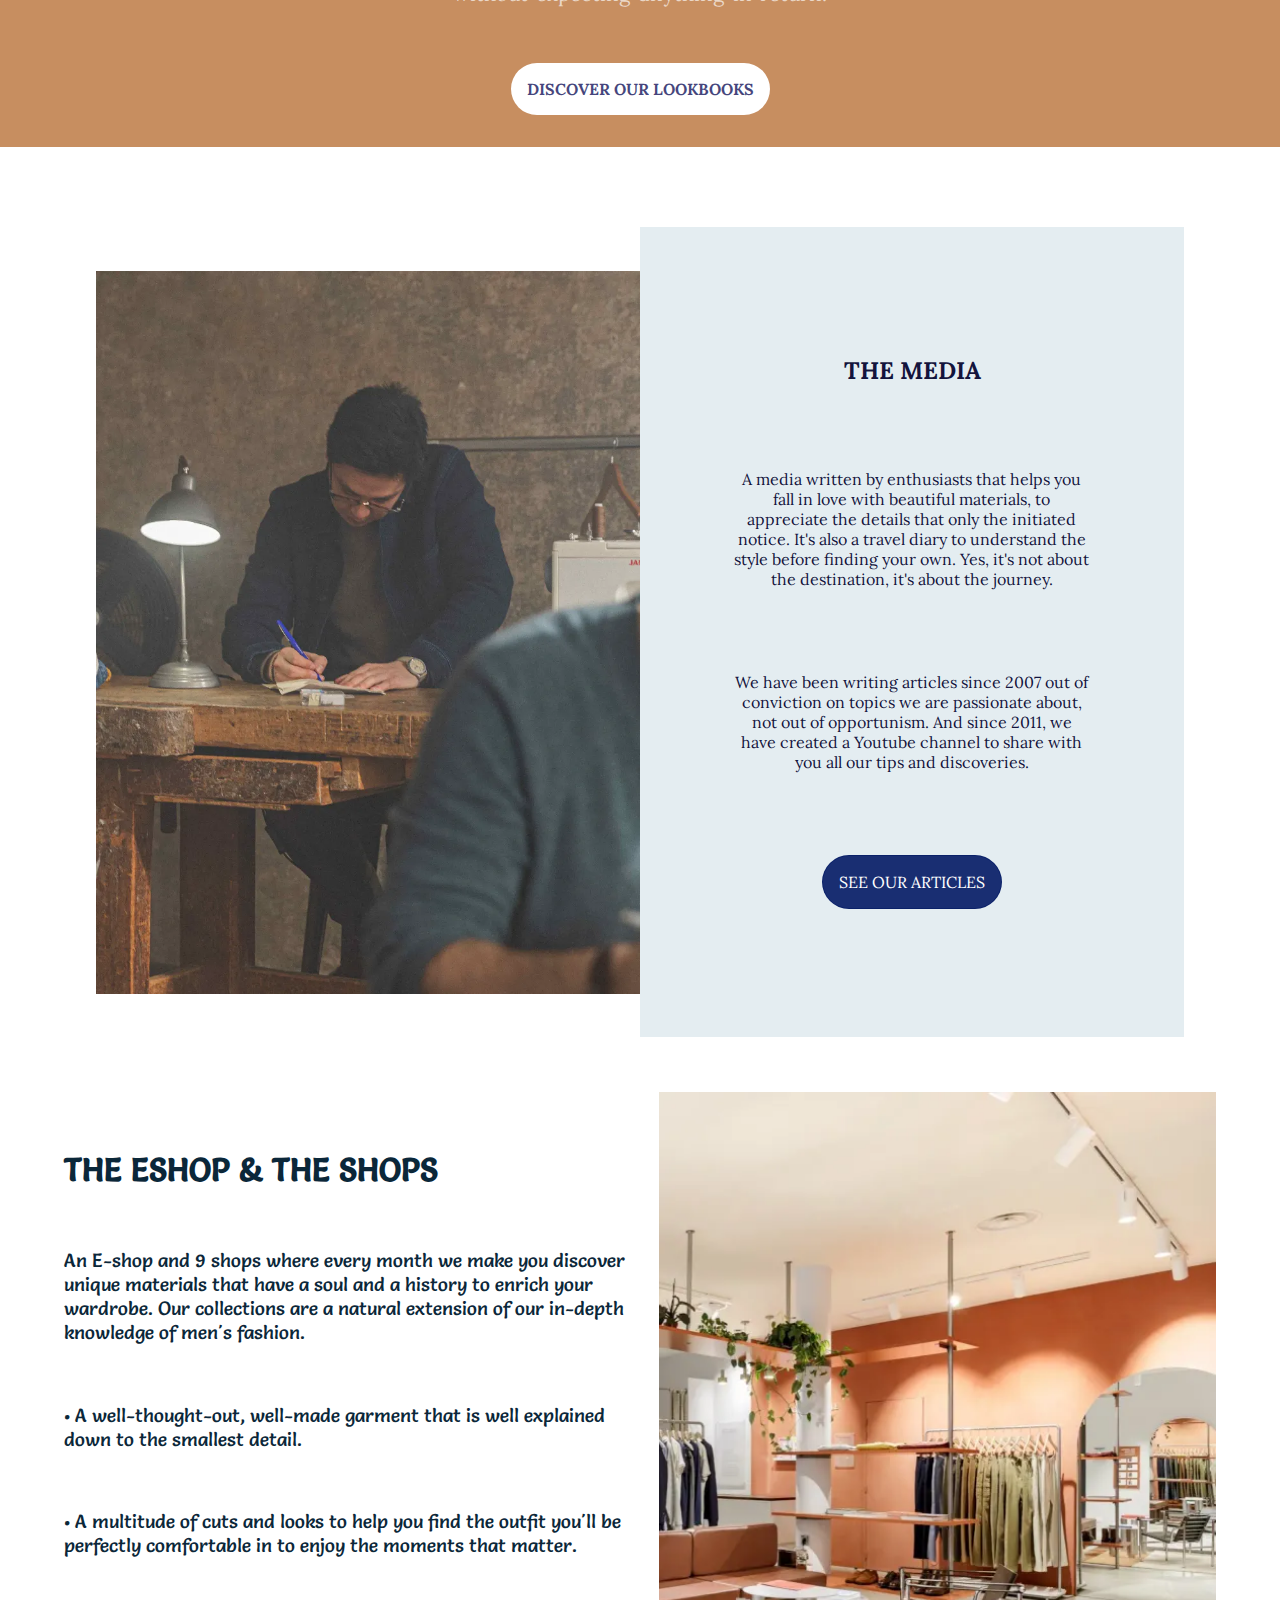
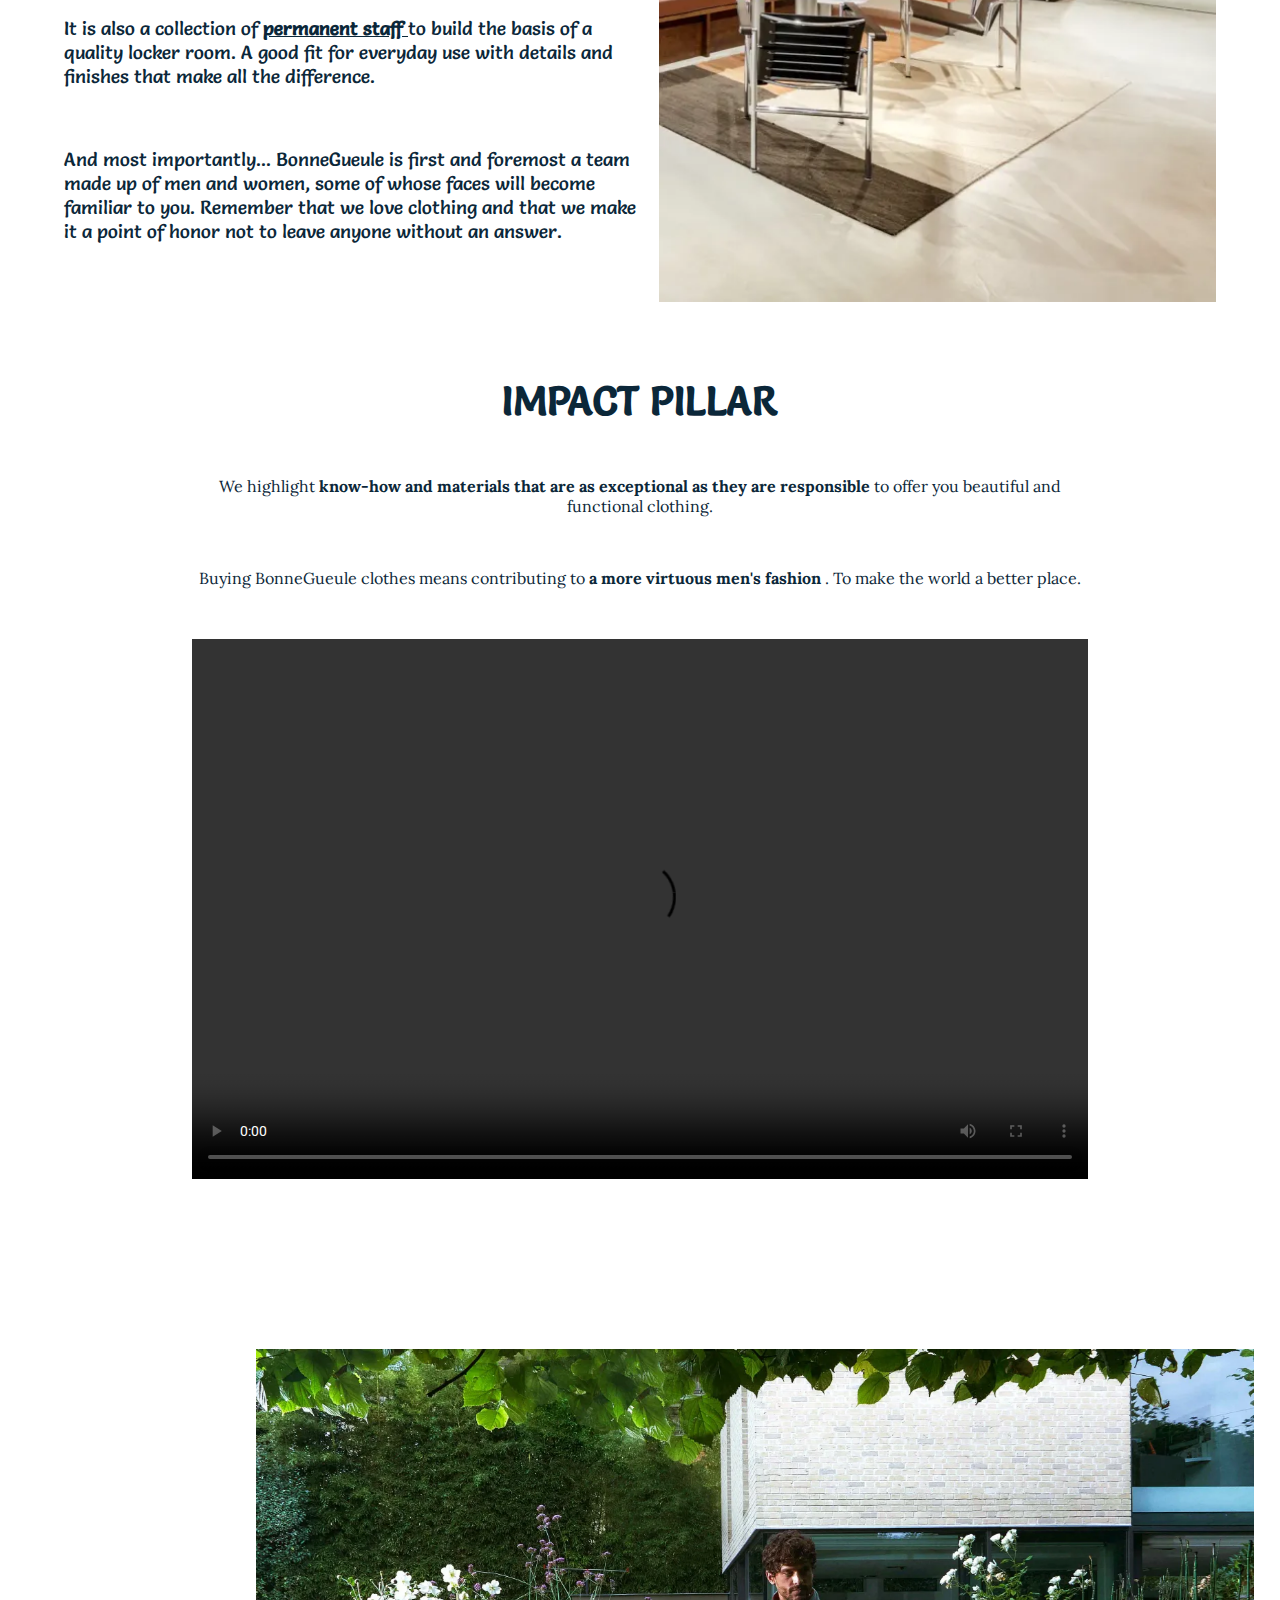
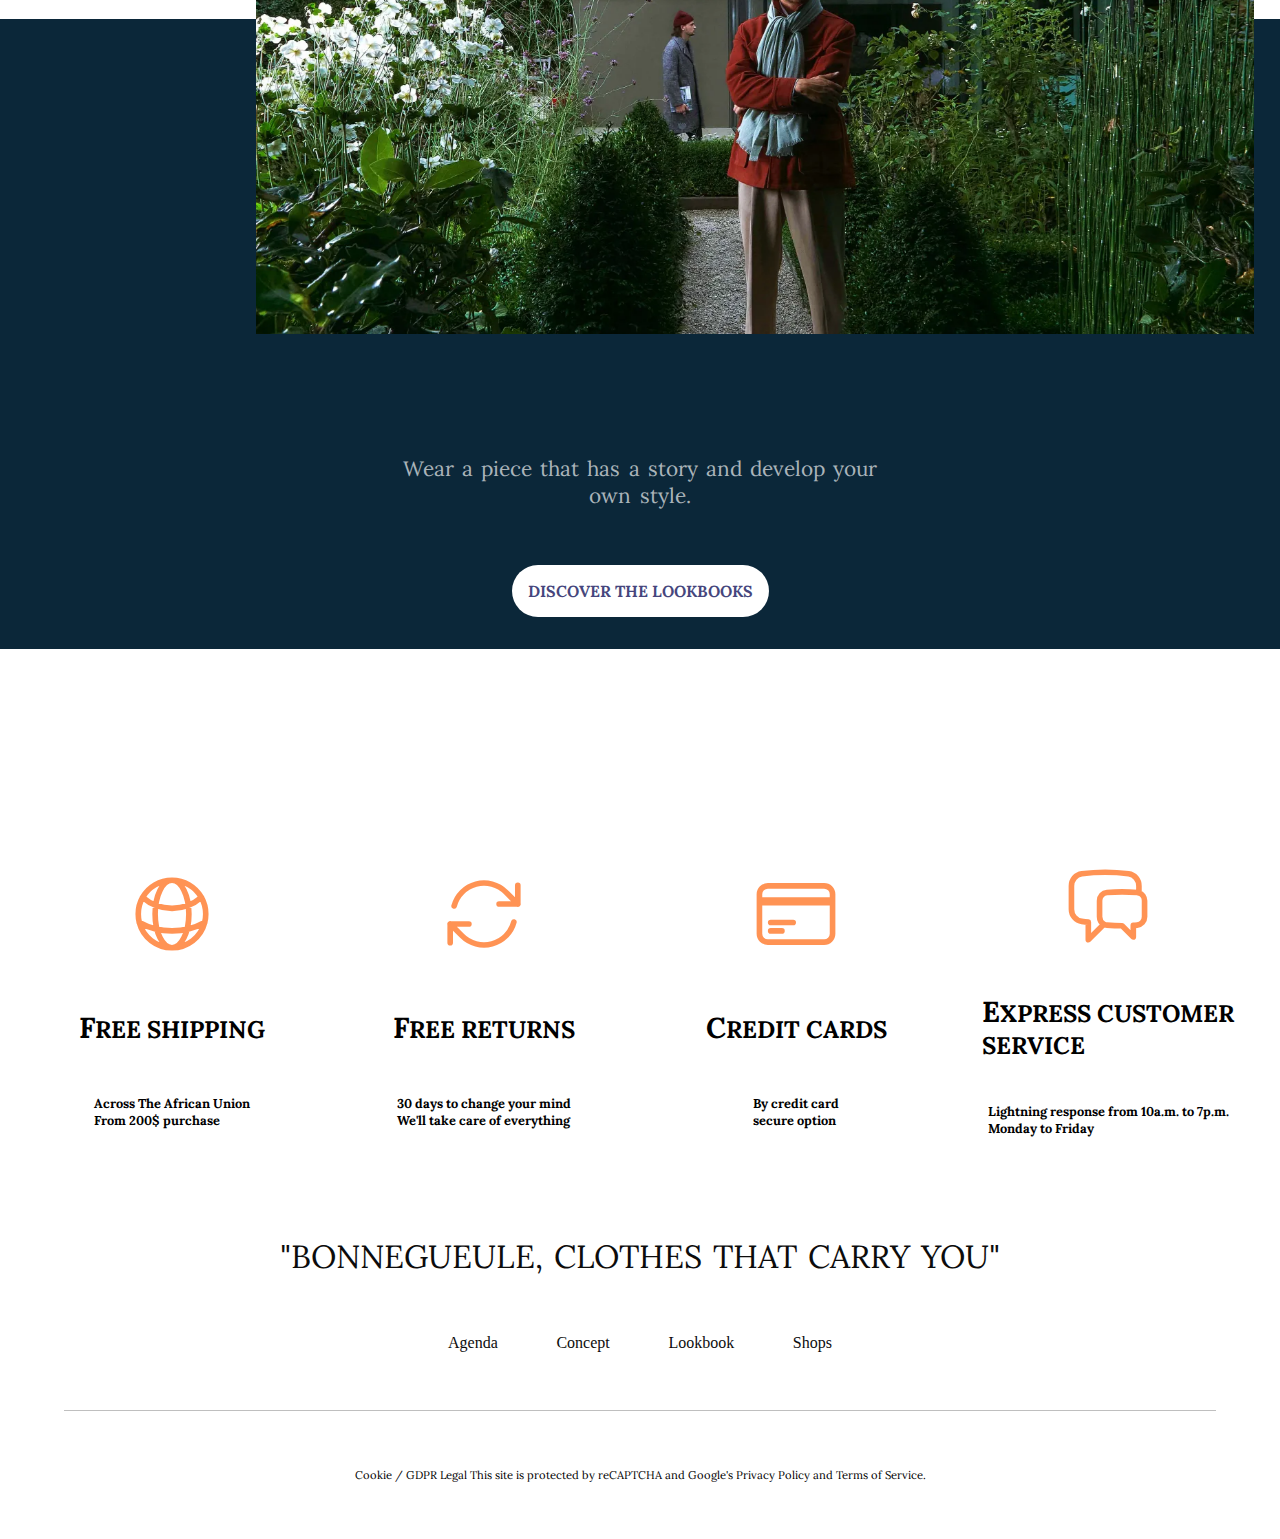
<file: concept.html>
<!DOCTYPE html>
<html lang="en">
<head>
    <meta charset="UTF-8">
    <meta name="viewport" content="width=device-width, initial-scale=1.0">
    <title>Bonne Gueule</title>
    <link rel="stylesheet" href="main.css" type="text/css" media="screen">
    <link rel="stylesheet" href="mobile.css" type="text/css" media="screen">
    <link rel="shortcut icon" href="secondary.svg" type="image/x-icon">
</head>
<body>
    <header>

        <button id="hamburger">
            <svg xmlns="http://www.w3.org/2000/svg" fill="none" viewBox="0 0 24 24" stroke-width="1.5" stroke="currentColor" class="w-6 h-6">
                <path stroke-linecap="round" stroke-linejoin="round" d="M3.75 6.75h16.5M3.75 12h16.5m-16.5 5.25h16.5" />
              </svg>
              
        </button>

        <div class="logo">
            <a href="./index.html">
                <img src="primary.svg" alt="" srcset="">
            </a>

        </div>
        <nav id='anchor'>
            <ul >
                <li id="linkEshop"> <a href="./Eshop.html"> E-SHOP </a></li>
                <li id="linkMedia"> <a href="./Media.html"> MEDIA </a></li>
                <li> <a href="./Agenda.html"> AGENDA </a></li>
                <li> <a href="./concept.html"> CONCEPT </a></li>
                <li> <a href="./shop.html"> SHOPS </a></li>
            </ul>
        </nav>

        <ul class="svg">

            <li id="search">
                
                    <svg  xmlns="http://www.w3.org/2000/svg" fill="none" viewBox="0 0 24 24" stroke-width="1.5"      stroke="currentColor" class="w-6 h-6">
                         <path stroke-linecap="round" stroke-linejoin="round" d="M21 21l-5.197-5.197m0 0A7.5 7.5 0 105.196 5.196a7.5 7.5 0 0010.607 10.607z" />
                    </svg>
    
            </li>

            <li id="location">
                    <svg xmlns="http://www.w3.org/2000/svg" fill="none" viewBox="0 0 24 24" stroke-width="1.5" stroke="currentColor" class="w-6 h-6">
                        <path stroke-linecap="round" stroke-linejoin="round" d="M15 10.5a3 3 0 11-6 0 3 3 0 016 0z" />
                        <path stroke-linecap="round" stroke-linejoin="round" d="M19.5 10.5c0 7.142-7.5 11.25-7.5 11.25S4.5 17.642 4.5 10.5a7.5 7.5 0 1115 0z" />
                      </svg>

            </li>

            <li id="login">
               
                    <svg xmlns="http://www.w3.org/2000/svg" fill="none" viewBox="0 0 24 24" stroke-width="1.5" stroke="currentColor" class="w-6 h-6">
                        <path stroke-linecap="round" stroke-linejoin="round" d="M15.75 6a3.75 3.75 0 11-7.5 0 3.75 3.75 0 017.5 0zM4.501 20.118a7.5 7.5 0 0114.998 0A17.933 17.933 0 0112 21.75c-2.676 0-5.216-.584-7.499-1.632z" />
                      </svg>
                                    
               
            </li>

            <li id="cart">

                    <svg xmlns="http://www.w3.org/2000/svg" fill="none" viewBox="0 0 24 24" stroke-width="1.5" stroke="currentColor" class="w-6 h-6">
                        <path stroke-linecap="round" stroke-linejoin="round" d="M15.75 10.5V6a3.75 3.75 0 10-7.5 0v4.5m11.356-1.993l1.263 12c.07.665-.45 1.243-1.119 1.243H4.25a1.125 1.125 0 01-1.12-1.243l1.264-12A1.125 1.125 0 015.513 7.5h12.974c.576 0 1.059.435 1.119 1.007zM8.625 10.5a.375.375 0 11-.75 0 .375.375 0 01.75 0zm7.5 0a.375.375 0 11-.75 0 .375.375 0 01.75 0z" />
                      </svg>
                      
                    
            </li>


        </ul>

    </header>

    <main>

                                <!--This is the mobile view search bar-->

        <div id="mobile-search">
            <input type="search" placeholder="Search">

            <button>

                <svg  xmlns="http://www.w3.org/2000/svg" fill="none" viewBox="0 0 24 24" stroke-width="1.5"      stroke="currentColor" class="w-6 h-6">
                            <path stroke-linecap="round" stroke-linejoin="round" d="M21 21l-5.197-5.197m0 0A7.5 7.5 0 105.196 5.196a7.5 7.5 0 0010.607 10.607z" />
                </svg>
            </button>

        </div>

        <!--This is the sections for the hover pages for links-->

        <!-- this the first hover link and it's sub sections-->
        <section id="media">

            <ul>
                <li id="LinkNews">  <a href="http://" target="_blank" rel="noopener noreferrer"> NEWS </a></li>
                <li id="StyleTips"> <a href="http://" target="_blank" rel="noopener noreferrer"> Style Tips </a></li>
                <li id="allGuides">  <a href="http://" target="_blank" rel="noopener noreferrer">All our guides</a></li>
                <li id="trends">  <a href="http://" target="_blank" rel="noopener noreferrer">Inspiration & Trends</a></li>
                <li id="fashions">  <a href="http://" target="_blank" rel="noopener noreferrer">The world of fashion</a></li>
                <li id="videos">  <a href="http://" target="_blank" rel="noopener noreferrer">Videos (and more)</a></li>
            </ul>

        </section>

        <section id="LinkNewsSection">
            <div class="newsLayout">
                <div class="FirstLink">
                    <a href="http://" target="_blank" rel="noopener noreferrer"> Our latest article</a>
                    <a href="http://" target="_blank" rel="noopener noreferrer"> Our Newsletter</a>
                    <a href="http://" target="_blank" rel="noopener noreferrer"> Our calender of outings</a>

                </div>

                <div class="space">

                </div>
                <div class="SecondLink">
                        <a href="http://" target="_blank" rel="noopener noreferrer"> Our Instagram</a>
                        <a href="http://" target="_blank" rel="noopener noreferrer"> Our Youtube channel </a>
                        <a href="http://" target="_blank" rel="noopener noreferrer"> Our TikTok channel</a>

                </div>

                <div class="space">

                </div>

                <div class="NewsImage">

            </div>

        <div class="spaceEnd">


        </div>
        <div class="empty">

        </div>
        <div class="empty">

        </div>

        <div class="NewsImageTwo">

        </div>

        </div>

        </section>

        <section id="StyleTipsSection"> 
            <div class="StyleLayout">

            <div class="linkOne">
            <a href="http://" target="_blank" rel="noopener noreferrer"> High </a>
            <a href="http://" target="_blank" rel="noopener noreferrer"> Jackets and Coats </a>
            <a href="http://" target="_blank" rel="noopener noreferrer"> Jeans, Trousers and Shorts </a>

            </div>

            <div class="space"> </div>


            <div class="linkTwo">
            <a href="http://" target="_blank" rel="noopener noreferrer"> Accessories </a>
            <a href="http://" target="_blank" rel="noopener noreferrer"> Fits and morphology </a>
            <a href="http://" target="_blank" rel="noopener noreferrer"> Colour Matching </a>

            </div>

            <div class="space"> </div>



            <div class="styleImage">

            </div>

            <div class="spaceEndStyle">  
            <a href="http://" target="_blank" rel="noopener noreferrer"> LEXICON </a>
            <a href="http://" target="_blank" rel="noopener noreferrer"> VIDEOS </a>
            <a href="http://" target="_blank" rel="noopener noreferrer"> PODCAST</a>
            <a href="http://" target="_blank" rel="noopener noreferrer"> LOOKS GALLARY</a>

            </div>


            <div class="linkThree">
            <a href="http://" target="_blank" rel="noopener noreferrer"> Homewears & Underwear</a>
            <a href="http://" target="_blank" rel="noopener noreferrer"> Shoes </a>

            </div>

            <div class="linkFour">
            <a href="http://" target="_blank" rel="noopener noreferrer"> Wear patterns</a>

            </div>

            <div class="styleImageTwo">

            </div>


            </div>


        </section>

        <section id="allGuidesSection">
            <div class="GuideLayout">

            </div>

         </section>

        <section id="trendsSection"> 
            <div class="TrendsLayout">

            </div>
            </section>

        <section id="fashionSection">
            <div class="FashionLayout">

            </div>

        </section>

            <!-- this the Second hover link and it's sub sections-->
        <section id="eShop">
            <div class="EshopLayout">

            <div class="linkOneEshop">
            <a href="http://" target="_blank" rel="noopener noreferrer"> High </a>
            <a href="http://" target="_blank" rel="noopener noreferrer"> Jackets and Coats </a>
            <a href="http://" target="_blank" rel="noopener noreferrer"> Jeans, Trousers and Shorts </a>

            </div>

            <div class="spaceEshop"> </div>


            <div class="linkTwoEshop">
            <a href="http://" target="_blank" rel="noopener noreferrer"> Accessories </a>
            <a href="http://" target="_blank" rel="noopener noreferrer"> Fits and morphology </a>
            <a href="http://" target="_blank" rel="noopener noreferrer"> Colour Matching </a>

            </div>

            <div class="spaceEshop"> </div>



            <div class="styleImageEshop">

            </div>

            <div class="spaceEndStyleEshop">  
            <a href="http://" target="_blank" rel="noopener noreferrer"> LEXICON </a>
            <a href="http://" target="_blank" rel="noopener noreferrer"> VIDEOS </a>
            <a href="http://" target="_blank" rel="noopener noreferrer"> PODCAST</a>
            <a href="http://" target="_blank" rel="noopener noreferrer"> LOOKS GALLARY</a>

            </div>


            <div class="linkThreeEshop">
            <a href="http://" target="_blank" rel="noopener noreferrer"> Homewears & Underwear</a>
            <a href="http://" target="_blank" rel="noopener noreferrer"> Shoes </a>

            </div>

            <div class="linkFourEshop">
            <a href="http://" target="_blank" rel="noopener noreferrer"> Wear patterns</a>

            </div>

            <div class="styleImageTwoEshop">

            </div>


            </div>

        </section>


        <!--This is the sections for the hover pages for links-->
        <div id="searchSection">
            <div class="searchContent">

                <button id="closeSearch">
                <svg xmlns="http://www.w3.org/2000/svg" fill="none" viewBox="0 0 24 24" stroke-width="1.5" stroke="currentColor" class="w-6 h-6">
                <path stroke-linecap="round" stroke-linejoin="round" d="M6 18L18 6M6 6l12 12" />
                </svg>

                </button>

                <input type="search" placeholder="Search">

                <button>

                <svg  xmlns="http://www.w3.org/2000/svg" fill="none" viewBox="0 0 24 24" stroke-width="1.5"      stroke="currentColor" class="w-6 h-6">
                <path stroke-linecap="round" stroke-linejoin="round" d="M21 21l-5.197-5.197m0 0A7.5 7.5 0 105.196 5.196a7.5 7.5 0 0010.607 10.607z" />
                </svg>
                </button>

            </div>

        </div>

        <div id="loginSection">

            <div class="form">
                <button id="closeLogin">
                <svg xmlns="http://www.w3.org/2000/svg" fill="none" viewBox="0 0 24 24" stroke-width="1.5" stroke="currentColor" class="w-6 h-6">
                <path stroke-linecap="round" stroke-linejoin="round" d="M6 18L18 6M6 6l12 12" />
                </svg>

                </button>

                <h2>Sign In</h2>

                <input type="email" placeholder="Email" required> <br>
                <input type="password" placeholder="Password*" required > <br>

                <button id="connect">
                CONNECTION
                </button> <br>

                <a href="#">Forgot Password?</a>
                <div id="option">
                <hr>
                <p>OR</p>
                <hr> 
                </div>

                <div class="socialLogin">
                <a href="">Facebook</a>
                <a href=""> Google </a>

                </div>

                <p id="checkIn">Don't have an account? 
                <a href="http://"> check in</a>
                </p>

            </div>

        </div>

        <div id="cartSection"> 
                <div class="cartHeader">
                <h2> My Cart </h2>
                <button id="closeCart">
                <svg xmlns="http://www.w3.org/2000/svg" fill="none" viewBox="0 0 24 24" stroke-width="1.5" stroke="currentColor" class="w-6 h-6">
                <path stroke-linecap="round" stroke-linejoin="round" d="M6 18L18 6M6 6l12 12" />
                </svg>

                </button>
            </div>

        </div>


        <!--This is an inherited element tags for the Agenda page-->

        <section class="Agenda-section-one">

            <div class="link-text">
                <a href="./index.html" target="_self" rel="noopener noreferrer"> Reception</a> 
                <span class="reset">/ Who are we?</span>
            </div>

            <h1>WHO ARE WE?</h1>

        </section>

        <!--This is the element tags for the Concept page-->

        <section class="concept-section-one">

            <div class="concept-sub-section-one">
                <img src="concept-section-two.webp" alt="" srcset="">
            </div>
            

            <div class="concept-sub-section-two">
                <p>
                    BonneGueule is the story of a leading men's fashion media that helped thousands of men find their style before becoming a clothing brand.   
                </p>

                <p>
                    A medium full of advice on how to find the style that will be yours.
                    An e-shop and 9 shops to help you discover unique materials and advise you without expecting anything in return.
                </p>

                <a href="http://" target="_blank" rel="noopener noreferrer">
                    DISCOVER OUR LOOKBOOKS
                </a>

            </div>

        </section>              
        
        <section class="concept-section-two">

            <div class="concept-section-two-wrapper">

                <div class="section-two-content-one">

                </div>

                <div class="section-two-content-two">
                    <div class="content-two-text-container">
                        <h1>
                            THE MEDIA
                        </h1>

                        <p>
                            A media written by enthusiasts that helps you fall in love with beautiful materials, to appreciate the details that only the initiated notice. It's also a travel diary to understand the style before finding your own. Yes, it's not about the destination, it's about the journey.
                        </p>

                        <p>
                            We have been writing articles since 2007 out of conviction on topics we are passionate about, not out of opportunism. And since 2011, we have created a Youtube channel to share with you all our tips and discoveries.

                        </p>
                        <a href="">SEE OUR ARTICLES</a>
                    </div>

                </div>
                
            </div>

        </section>

        <section class="concept-section-three">

            <div class="concept-section-three-wrapper">

                <div class="section-three-wrapper-content-one">
                    <h1>The eshop & the shops</h1>

                    <p>An E-shop and 9 shops where every month we make you discover unique materials that have a soul   and a history to enrich your wardrobe. Our collections are a natural extension of our in-depth knowledge of men's fashion.
                    </p>

                    
                    <p>
                        • A well-thought-out, well-made garment that is well explained down to the smallest detail.
                    </p>

                    <p>
                        • A multitude of cuts and looks to help you find the outfit you'll be perfectly comfortable in to enjoy the moments that matter.
                    </p>

                    <p>
                        It is also a collection of <a href="http://" target="_blank" > permanent staff </a> to build the basis of a quality locker room. A good fit for everyday use with details and finishes that make all the difference.
                    </p>

                    <p>
                        And most importantly... BonneGueule is first and foremost a team made up of men and women, some of whose faces will become familiar to you. Remember that we love clothing and that we make it a point of honor not to leave anyone without an answer.
                    </p>
                     
                    



                </div>

                <div class="section-three-wrapper-content-two">

                </div>

            </div>
        </section>

        <section class="concept-section-four">

            <div class="concept-section-four-wrapper">
                <div class="concept-section-four-text">
                    <h1>Impact Pillar</h1>
                    <p>We highlight <span class="bold-text"> know-how and materials that are as exceptional as they are responsible </span> to offer you beautiful and functional clothing.                  
                    </p>
    
                    <p>
                        Buying BonneGueule clothes means contributing to <span class="bold-text"> a more virtuous men's fashion </span>. To make the world a better place.
                    </p>
    
                </div>
    
                <div class="concept-section-four-video">
                    <video controls>
                        <source src="https://www.bonnegueule.fr/nos-valeurs/" >

                        Your browser does not support the video tag.
                      </video>
                      
                      
                </div>
            </div>

        </section>

        <section class="concept-section-eight">

            <div class="concept-sub-section-eight-one">

                <img src="concept-section-nine.webp" alt="" srcset="">

            </div>
            

            <div class="concept-sub-section-eight-two">
                <p>
                   Wear a piece that has a story and develop your own style.
                </p>

                <a href="http://" target="_blank" rel="noopener noreferrer">
                    DISCOVER THE LOOKBOOKS
                </a>

            </div>

            
        </section> 


        <!-- This section was inherited from the index main page-->

        <section class="sectionThree">

            <a href="http://" target="_blank" rel="noopener noreferrer">
                <svg xmlns="http://www.w3.org/2000/svg" fill="none" viewBox="0 0 24 24" stroke-width="1.5"      stroke="currentColor" class="w-6 h-6">
                        <path stroke-linecap="round" stroke-linejoin="round" d="M12 21a9.004 9.004 0 008.716-6.747M12 21a9.004 9.004 0 01-8.716-6.747M12 21c2.485 0 4.5-4.03 4.5-9S14.485 3 12 3m0 18c-2.485 0-4.5-4.03-4.5-9S9.515 3 12 3m0 0a8.997 8.997 0 017.843 4.582M12 3a8.997 8.997 0 00-7.843 4.582m15.686 0A11.953 11.953 0 0112 10.5c-2.998 0-5.74-1.1-7.843-2.918m15.686 0A8.959 8.959 0 0121 12c0 .778-.099 1.533-.284 2.253m0 0A17.919 17.919 0 0112 16.5c-3.162 0-6.133-.815-8.716-2.247m0 0A9.015 9.015 0 013 12c0-1.605.42-3.113 1.157-4.418" />
                </svg>

                <h2>
                    FREE SHIPPING
                </h2>

                <p>
                Across The African Union <br>
                From 200$  purchase
                </p>


            </a>

            <a href="http://" target="_blank" rel="noopener noreferrer">
                <svg xmlns="http://www.w3.org/2000/svg" fill="none" viewBox="0 0 24 24" stroke-width="1.5" stroke="currentColor" class="w-6 h-6">
                <path stroke-linecap="round" stroke-linejoin="round" d="M16.023 9.348h4.992v-.001M2.985 19.644v-4.992m0 0h4.992m-4.993 0l3.181 3.183a8.25 8.25 0 0013.803-3.7M4.031 9.865a8.25 8.25 0 0113.803-3.7l3.181 3.182m0-4.991v4.99" />
                </svg>

                    <h2>
                    FREE RETURNS
                    </h2>

                <p>
                    30 days to change your mind <br>
                    We'll take care of everything
                </p>


            </a>

            <a href="http://" target="_blank" rel="noopener noreferrer">
                <svg xmlns="http://www.w3.org/2000/svg" fill="none" viewBox="0 0 24 24" stroke-width="1.5" stroke="currentColor" class="w-6 h-6">
                <path stroke-linecap="round" stroke-linejoin="round" d="M2.25 8.25h19.5M2.25 9h19.5m-16.5 5.25h6m-6 2.25h3m-3.75 3h15a2.25 2.25 0 002.25-2.25V6.75A2.25 2.25 0 0019.5 4.5h-15a2.25 2.25 0 00-2.25 2.25v10.5A2.25 2.25 0 004.5 19.5z" />
                </svg>

                <h2>
                    CREDIT CARDS
                </h2>

                <p>
                    By credit card <br>
                        secure option
                </p>


            </a>

            <a href="http://" target="_blank" rel="noopener noreferrer">

                <svg xmlns="http://www.w3.org/2000/svg" fill="none" viewBox="0 0 24 24" stroke-width="1.5" stroke="currentColor" class="w-6 h-6">
                <path stroke-linecap="round" stroke-linejoin="round" d="M20.25 8.511c.884.284 1.5 1.128 1.5 2.097v4.286c0 1.136-.847 2.1-1.98 2.193-.34.027-.68.052-1.02.072v3.091l-3-3c-1.354 0-2.694-.055-4.02-.163a2.115 2.115 0 01-.825-.242m9.345-8.334a2.126 2.126 0 00-.476-.095 48.64 48.64 0 00-8.048 0c-1.131.094-1.976 1.057-1.976 2.192v4.286c0 .837.46 1.58 1.155 1.951m9.345-8.334V6.637c0-1.621-1.152-3.026-2.76-3.235A48.455 48.455 0 0011.25 3c-2.115 0-4.198.137-6.24.402-1.608.209-2.76 1.614-2.76 3.235v6.226c0 1.621 1.152 3.026 2.76 3.235.577.075 1.157.14 1.74.194V21l4.155-4.155" />
                </svg>

                <h2>
                EXPRESS CUSTOMER <br> <span> SERVICE </span> 
                </h2>

                <p>
                    Lightning response from 10a.m. to 7p.m.  <br>
                    <span >Monday to Friday </span> 
                </p>


            </a>

        </section>

        <section class="sectionFive">
            <h1>
                 "BonneGueule, clothes that carry you"
            </h1>

            <div class="footerLinks">
                <a href="./Agenda.html" target="_self" rel="noopener noreferrer"> Agenda</a>
                <a href="./concept.html" target="_self" rel="noopener noreferrer">Concept </a>
                <a href="#" target="_blank" rel="noopener noreferrer">Lookbook</a>
                <a href="./shop.html" target="_blank" rel="noopener noreferrer">Shops</a>
            </div>
            <div class="line"></div>

            <p>Cookie / GDPR
                  Legal
                 This site is protected by reCAPTCHA and Google's Privacy Policy and Terms of Service.
            </p>
        </section>

    </main>

    
    <script src="concept.js"></script>
    
</body>
</html>
</file>
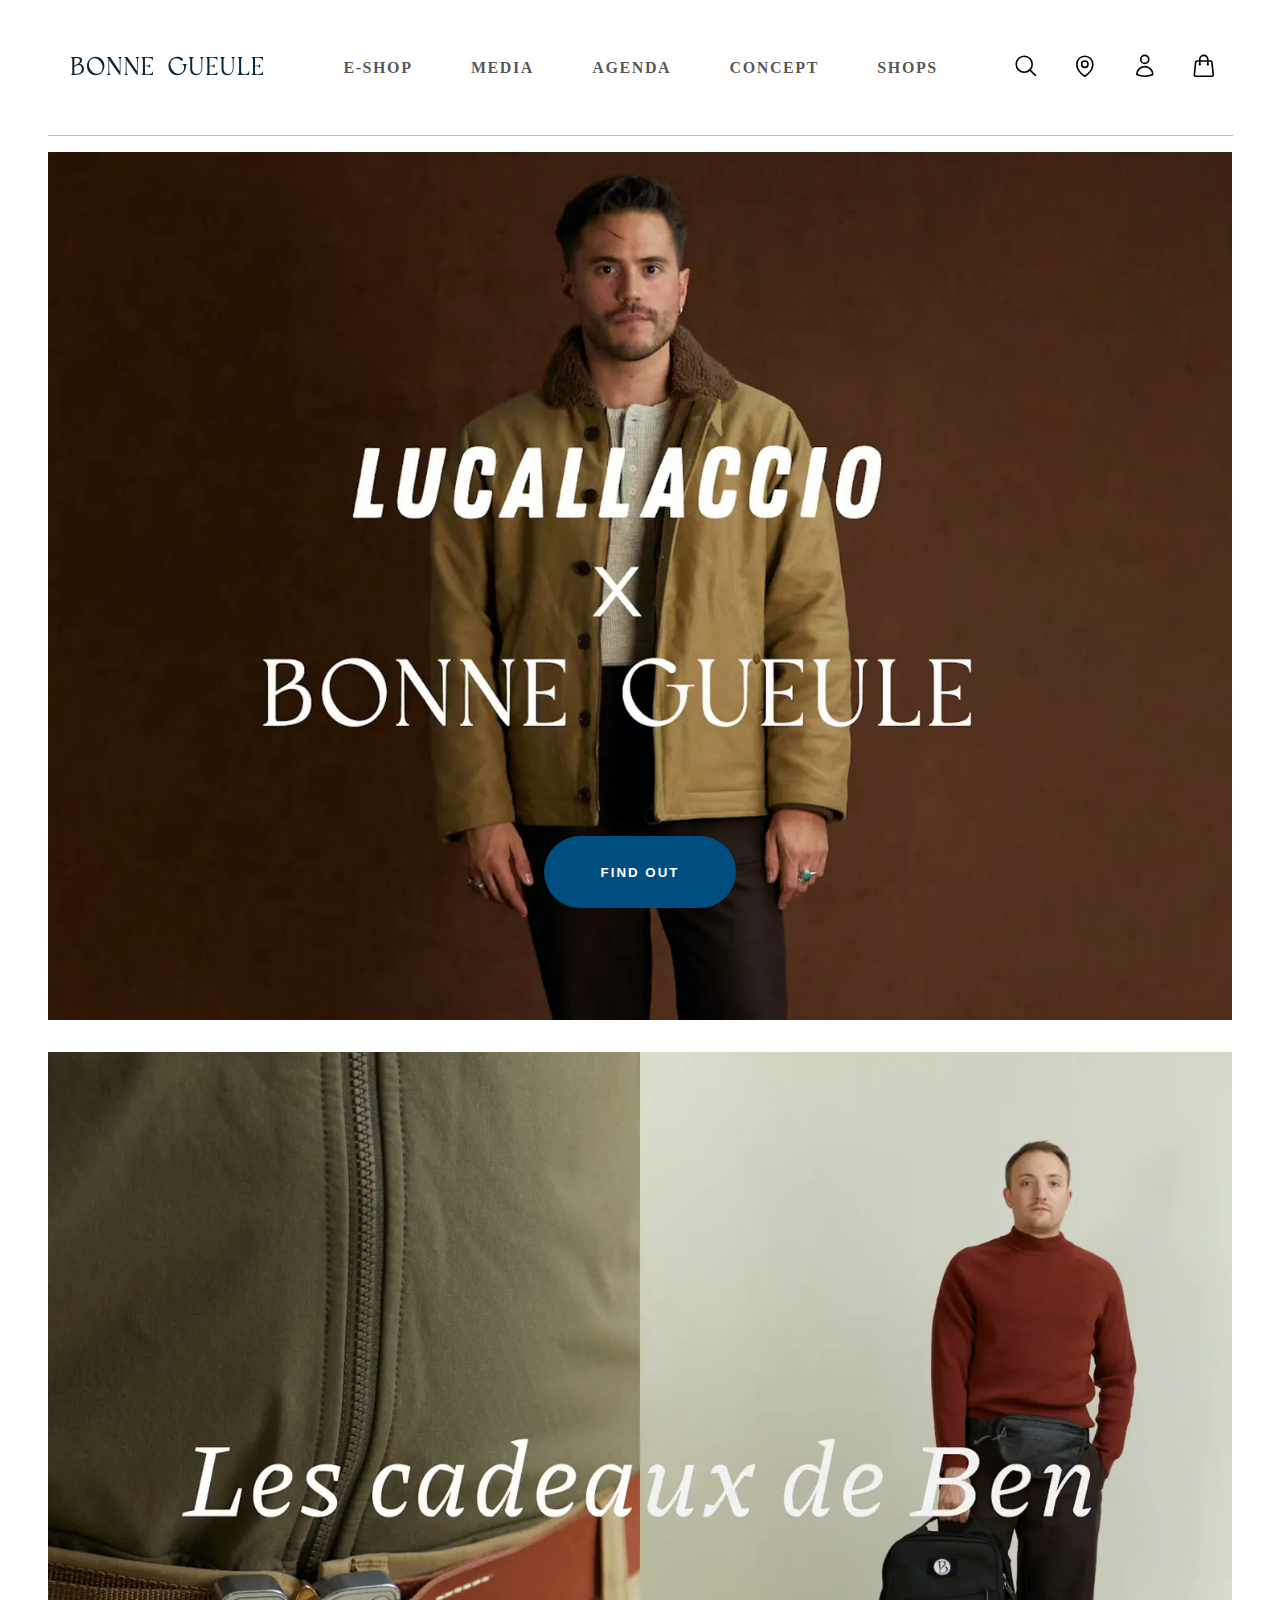
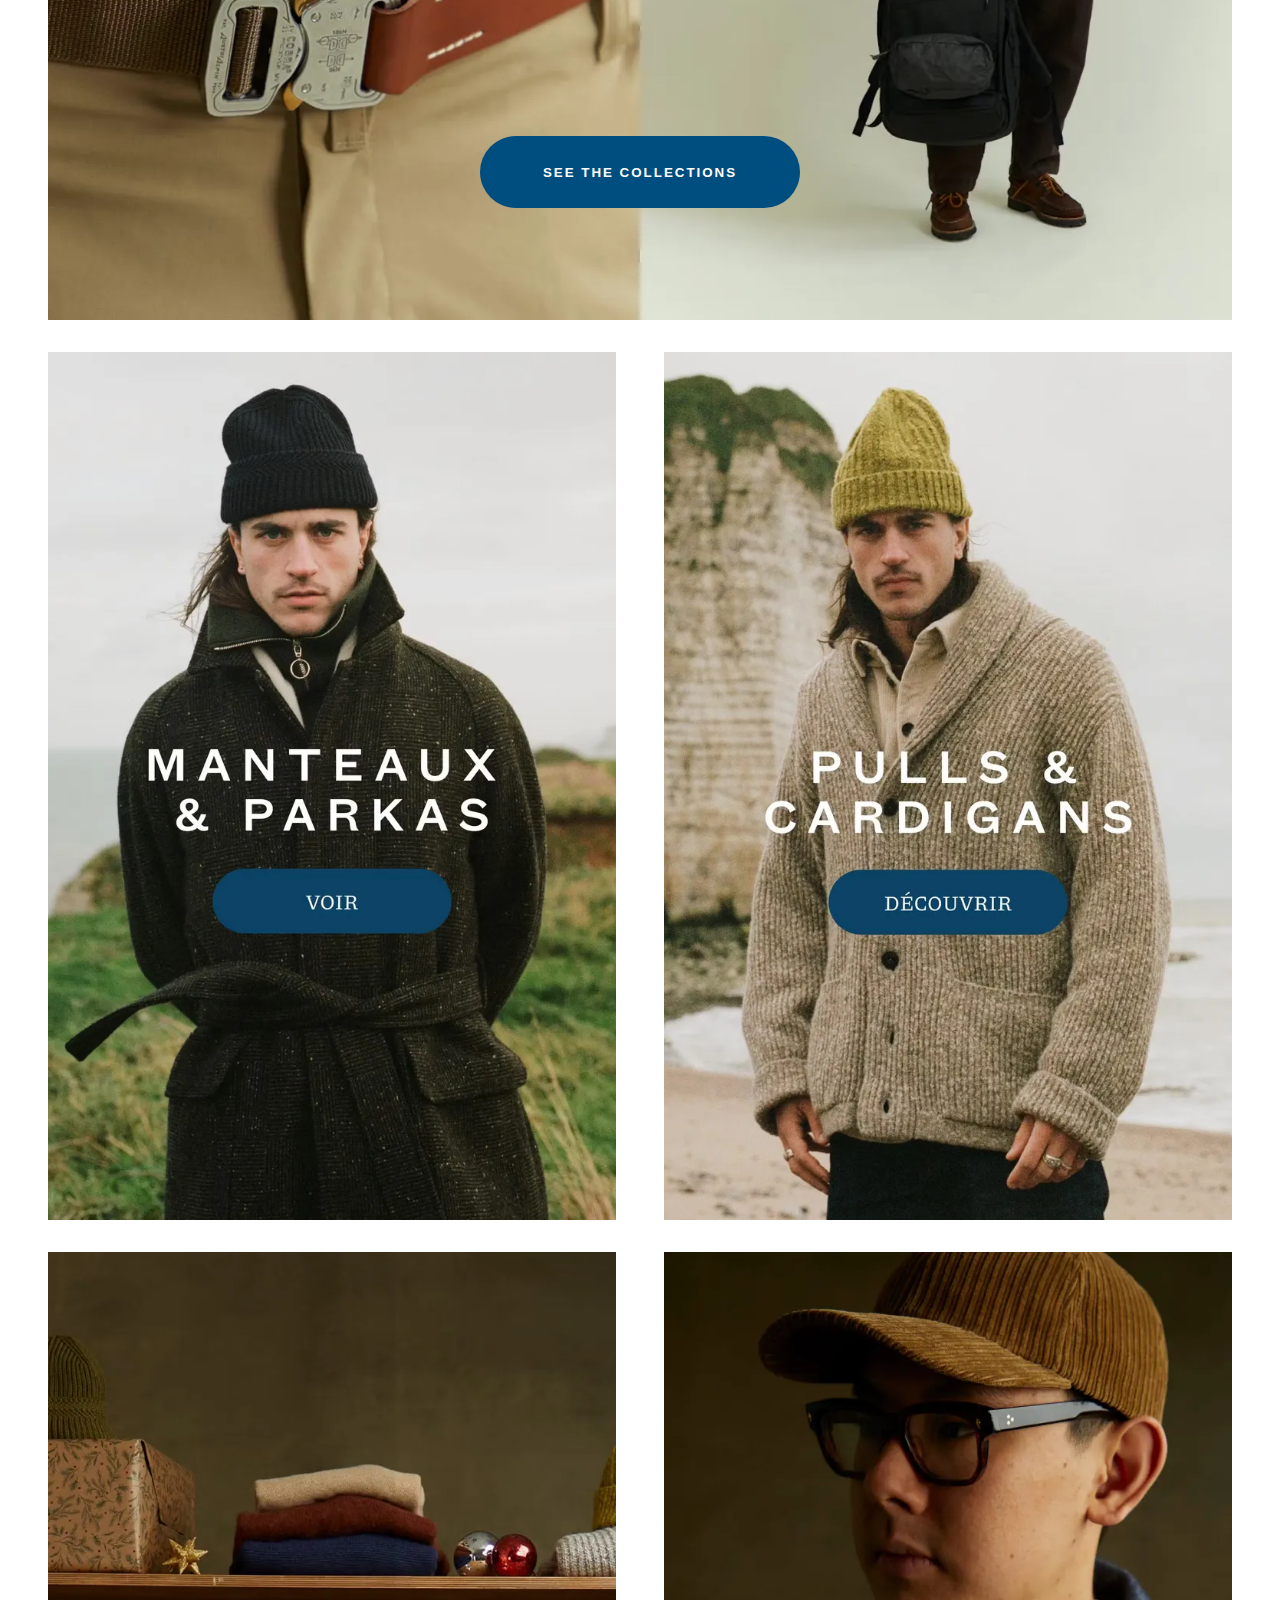
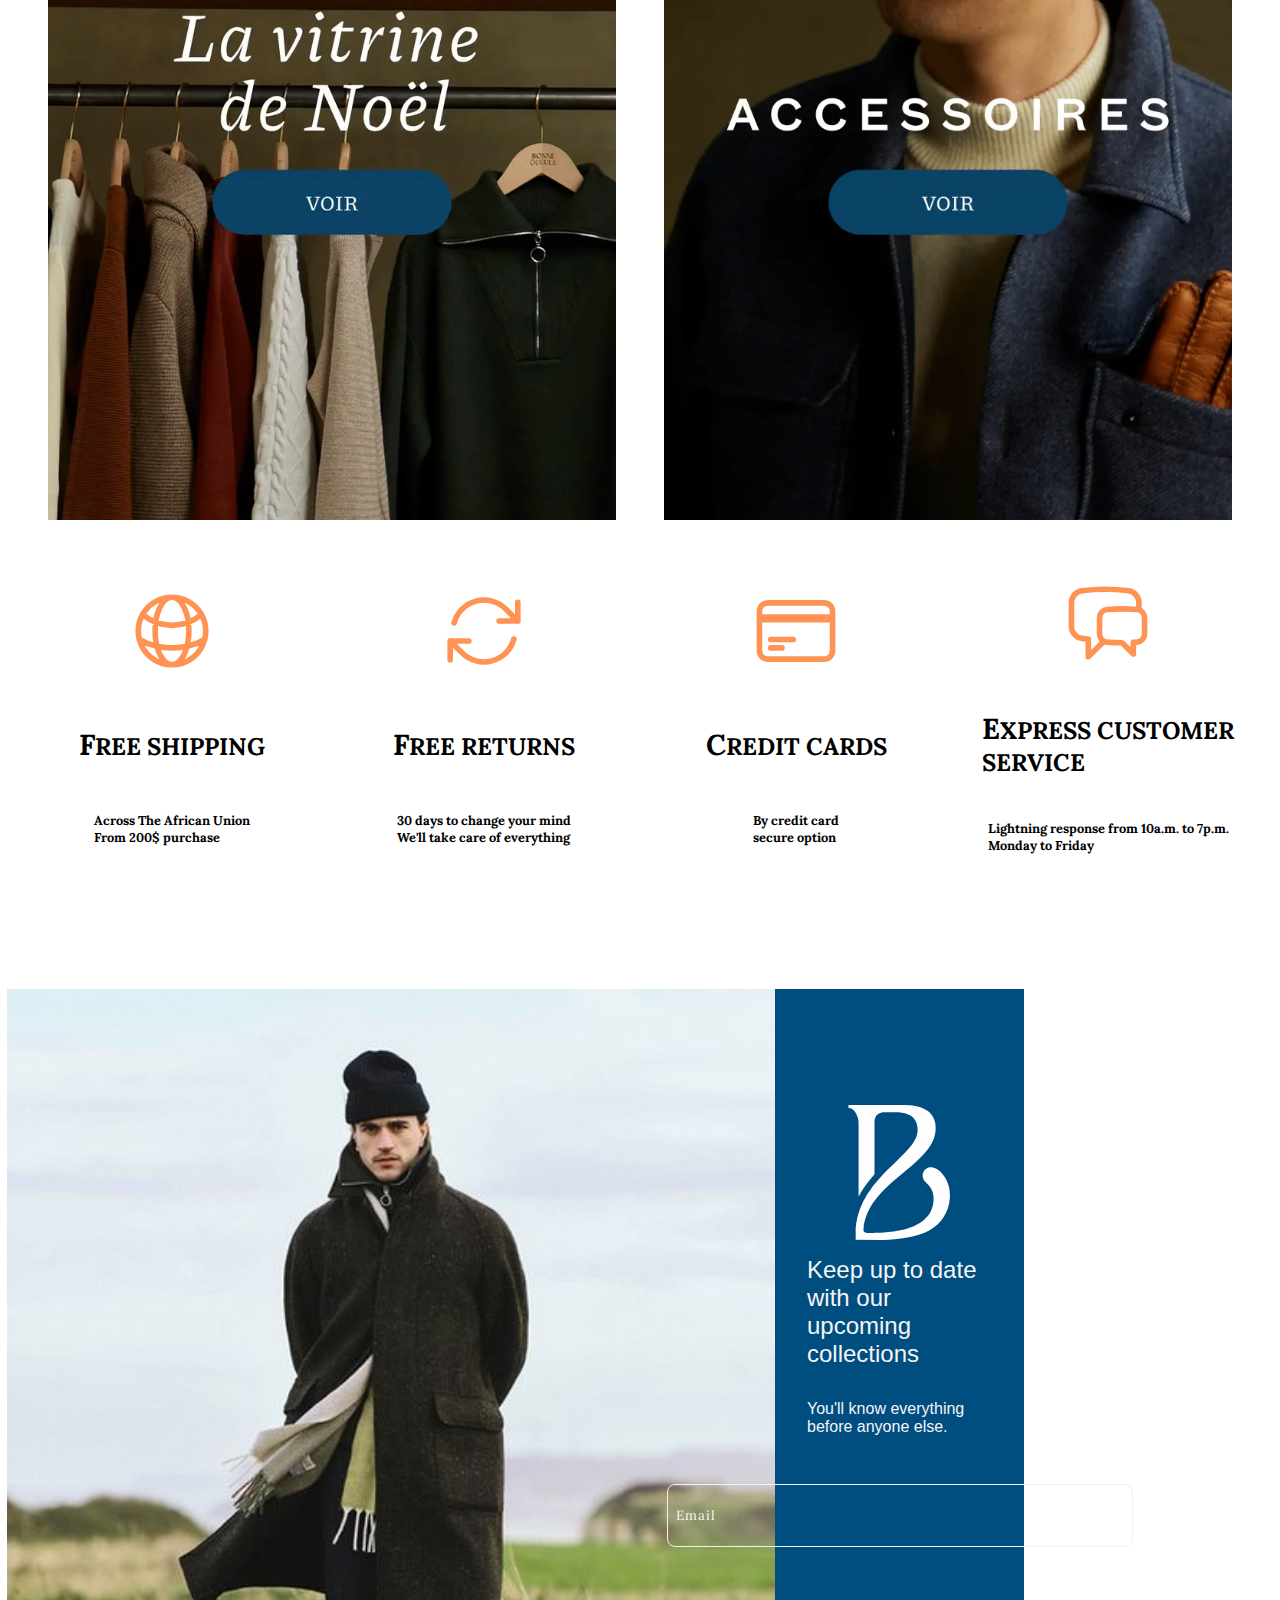
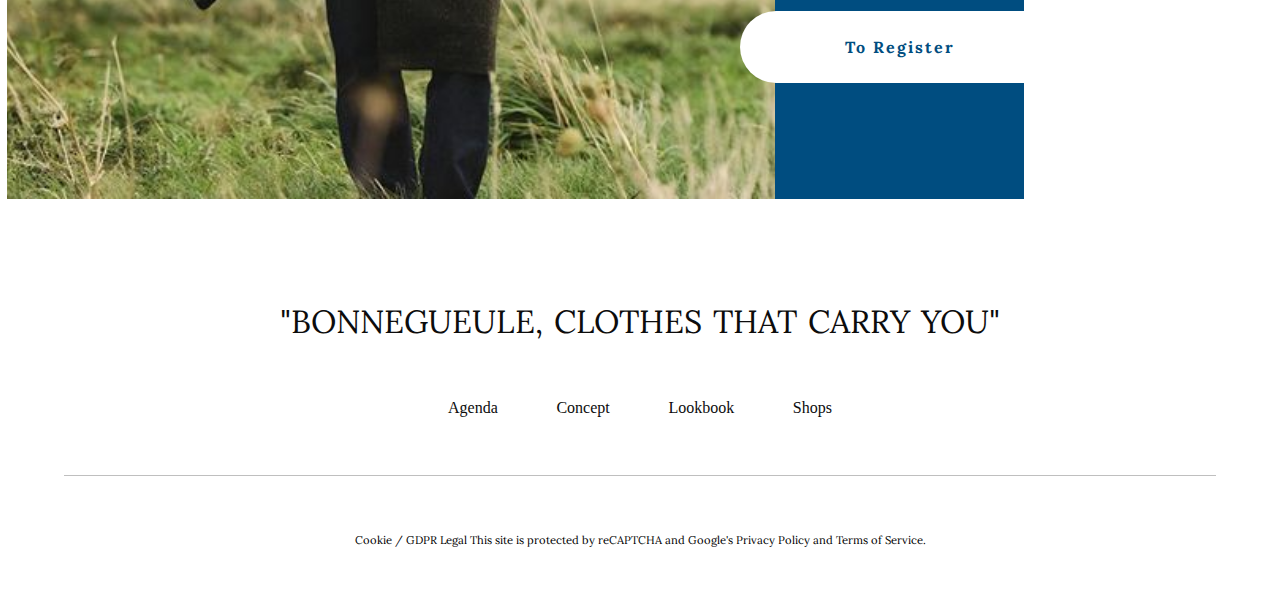
<file: Eshop.html>
<!DOCTYPE html>
<html lang="en">
<head>
    <meta charset="UTF-8">
    <meta name="viewport" content="width=device-width, initial-scale=1.0">
    <title>Bonne Gueule</title>
    <link rel="stylesheet" href="main.css" type="text/css" media="screen">
    <link rel="stylesheet" href="mobile.css" type="text/css" media="screen">
    <link rel="shortcut icon" href="secondary.svg" type="image/x-icon">
</head>
<body>
    <header>
                <!--This is the section for hambuger menu in Mobile and Tabs state-->
        <button id="hamburger">
            <svg xmlns="http://www.w3.org/2000/svg" fill="none" viewBox="0 0 24 24" stroke-width="1.5" stroke="currentColor" class="w-6 h-6">
                <path stroke-linecap="round" stroke-linejoin="round" d="M3.75 6.75h16.5M3.75 12h16.5m-16.5 5.25h16.5" />
              </svg>
              
        </button>

        <div class="logo">
            <a href="./index.html">
                <img src="primary.svg" alt="" srcset="">
            </a>

        </div>
        <nav id='anchor'>
            <ul >
                <li id="linkEshop"> <a href="./Eshop.html"> E-SHOP </a></li>
                <li id="linkMedia"> <a href="./Media.html"> MEDIA </a></li>
                <li> <a href="./Agenda.html"> AGENDA </a></li>
                <li> <a href="./concept.html"> CONCEPT </a></li>
                <li> <a href="./shop.html"> SHOPS </a></li>
            </ul>
        </nav>

        <ul class="svg">

            <li id="search">
                
                    <svg  xmlns="http://www.w3.org/2000/svg" fill="none" viewBox="0 0 24 24" stroke-width="1.5"      stroke="currentColor" class="w-6 h-6">
                         <path stroke-linecap="round" stroke-linejoin="round" d="M21 21l-5.197-5.197m0 0A7.5 7.5 0 105.196 5.196a7.5 7.5 0 0010.607 10.607z" />
                    </svg>
    
            </li>

            <li id="location">
                    <svg xmlns="http://www.w3.org/2000/svg" fill="none" viewBox="0 0 24 24" stroke-width="1.5" stroke="currentColor" class="w-6 h-6">
                        <path stroke-linecap="round" stroke-linejoin="round" d="M15 10.5a3 3 0 11-6 0 3 3 0 016 0z" />
                        <path stroke-linecap="round" stroke-linejoin="round" d="M19.5 10.5c0 7.142-7.5 11.25-7.5 11.25S4.5 17.642 4.5 10.5a7.5 7.5 0 1115 0z" />
                      </svg>

            </li>

            <li id="login">
               
                    <svg xmlns="http://www.w3.org/2000/svg" fill="none" viewBox="0 0 24 24" stroke-width="1.5" stroke="currentColor" class="w-6 h-6">
                        <path stroke-linecap="round" stroke-linejoin="round" d="M15.75 6a3.75 3.75 0 11-7.5 0 3.75 3.75 0 017.5 0zM4.501 20.118a7.5 7.5 0 0114.998 0A17.933 17.933 0 0112 21.75c-2.676 0-5.216-.584-7.499-1.632z" />
                      </svg>
                                    
               
            </li>

            <li id="cart">

                    <svg xmlns="http://www.w3.org/2000/svg" fill="none" viewBox="0 0 24 24" stroke-width="1.5" stroke="currentColor" class="w-6 h-6">
                        <path stroke-linecap="round" stroke-linejoin="round" d="M15.75 10.5V6a3.75 3.75 0 10-7.5 0v4.5m11.356-1.993l1.263 12c.07.665-.45 1.243-1.119 1.243H4.25a1.125 1.125 0 01-1.12-1.243l1.264-12A1.125 1.125 0 015.513 7.5h12.974c.576 0 1.059.435 1.119 1.007zM8.625 10.5a.375.375 0 11-.75 0 .375.375 0 01.75 0zm7.5 0a.375.375 0 11-.75 0 .375.375 0 01.75 0z" />
                      </svg>
                      
                    
            </li>


        </ul>

    </header>

    <main>

                            <!--This is the mobile view search bar-->

    <div id="mobile-search">
        <input type="search" placeholder="Search">

        <button>

            <svg  xmlns="http://www.w3.org/2000/svg" fill="none" viewBox="0 0 24 24" stroke-width="1.5"      stroke="currentColor" class="w-6 h-6">
                        <path stroke-linecap="round" stroke-linejoin="round" d="M21 21l-5.197-5.197m0 0A7.5 7.5 0 105.196 5.196a7.5 7.5 0 0010.607 10.607z" />
            </svg>
        </button>

    </div>

                              <!--This is the sections for the hover pages for links-->

        <!-- this the first hover link and it's sub sections-->
        <section id="media">
           
                <ul>
                    <li id="LinkNews">  <a href="http://" target="_blank" rel="noopener noreferrer"> NEWS </a></li>
                    <li id="StyleTips"> <a href="http://" target="_blank" rel="noopener noreferrer"> Style Tips </a></li>
                    <li id="allGuides">  <a href="http://" target="_blank" rel="noopener noreferrer">All our guides</a></li>
                    <li id="trends">  <a href="http://" target="_blank" rel="noopener noreferrer">Inspiration & Trends</a></li>
                    <li id="fashions">  <a href="http://" target="_blank" rel="noopener noreferrer">The world of fashion</a></li>
                    <li id="videos">  <a href="http://" target="_blank" rel="noopener noreferrer">Videos (and more)</a></li>
                </ul>
                           
        </section>

        <section id="LinkNewsSection">
            <div class="newsLayout">
                <div class="FirstLink">
                    <a href="http://" target="_blank" rel="noopener noreferrer"> Our latest article</a>
                    <a href="http://" target="_blank" rel="noopener noreferrer"> Our Newsletter</a>
                    <a href="http://" target="_blank" rel="noopener noreferrer"> Our calender of outings</a>

                </div>

                <div class="space">

                </div>
                <div class="SecondLink">
                    <a href="http://" target="_blank" rel="noopener noreferrer"> Our Instagram</a>
                    <a href="http://" target="_blank" rel="noopener noreferrer"> Our Youtube channel </a>
                    <a href="http://" target="_blank" rel="noopener noreferrer"> Our TikTok channel</a>

                </div>

                <div class="space">

                </div>

                <div class="NewsImage">

                </div>

                <div class="spaceEnd">
               

                </div>
                <div class="empty">

                </div>
                <div class="empty">

                </div>

                <div class="NewsImageTwo">

                </div>

            </div>

        </section>

        <section id="StyleTipsSection"> 
            <div class="StyleLayout">

                <div class="linkOne">
                    <a href="http://" target="_blank" rel="noopener noreferrer"> High </a>
                    <a href="http://" target="_blank" rel="noopener noreferrer"> Jackets and Coats </a>
                    <a href="http://" target="_blank" rel="noopener noreferrer"> Jeans, Trousers and Shorts </a>

                </div>

                <div class="space"> </div>
                

                <div class="linkTwo">
                    <a href="http://" target="_blank" rel="noopener noreferrer"> Accessories </a>
                    <a href="http://" target="_blank" rel="noopener noreferrer"> Fits and morphology </a>
                    <a href="http://" target="_blank" rel="noopener noreferrer"> Colour Matching </a>

                </div>

                <div class="space"> </div>
                


                <div class="styleImage">

                </div>

                <div class="spaceEndStyle">  
                    <a href="http://" target="_blank" rel="noopener noreferrer"> LEXICON </a>
                    <a href="http://" target="_blank" rel="noopener noreferrer"> VIDEOS </a>
                    <a href="http://" target="_blank" rel="noopener noreferrer"> PODCAST</a>
                    <a href="http://" target="_blank" rel="noopener noreferrer"> LOOKS GALLARY</a>
                    
                </div>
              

                <div class="linkThree">
                    <a href="http://" target="_blank" rel="noopener noreferrer"> Homewears & Underwear</a>
                    <a href="http://" target="_blank" rel="noopener noreferrer"> Shoes </a>

                </div>

                <div class="linkFour">
                    <a href="http://" target="_blank" rel="noopener noreferrer"> Wear patterns</a>

                </div>

                <div class="styleImageTwo">

                </div>
               

            </div>
            
            
        </section>

        <section id="allGuidesSection">
            <div class="GuideLayout">

            </div>
    
        </section>

        <section id="trendsSection"> 
            <div class="TrendsLayout">

            </div>
        </section>

        <section id="fashionSection">
            <div class="FashionLayout">

            </div>

        </section>

         <!-- this the Second hover link and it's sub sections-->
         <section id="eShop">
            <div class="EshopLayout">

                <div class="linkOneEshop">
                    <a href="http://" target="_blank" rel="noopener noreferrer"> High </a>
                    <a href="http://" target="_blank" rel="noopener noreferrer"> Jackets and Coats </a>
                    <a href="http://" target="_blank" rel="noopener noreferrer"> Jeans, Trousers and Shorts </a>

                </div>

                <div class="spaceEshop"> </div>
                

                <div class="linkTwoEshop">
                    <a href="http://" target="_blank" rel="noopener noreferrer"> Accessories </a>
                    <a href="http://" target="_blank" rel="noopener noreferrer"> Fits and morphology </a>
                    <a href="http://" target="_blank" rel="noopener noreferrer"> Colour Matching </a>

                </div>

                <div class="spaceEshop"> </div>
                


                <div class="styleImageEshop">

                </div>

                <div class="spaceEndStyleEshop">  
                    <a href="http://" target="_blank" rel="noopener noreferrer"> LEXICON </a>
                    <a href="http://" target="_blank" rel="noopener noreferrer"> VIDEOS </a>
                    <a href="http://" target="_blank" rel="noopener noreferrer"> PODCAST</a>
                    <a href="http://" target="_blank" rel="noopener noreferrer"> LOOKS GALLARY</a>
                    
                </div>
              

                <div class="linkThreeEshop">
                    <a href="http://" target="_blank" rel="noopener noreferrer"> Homewears & Underwear</a>
                    <a href="http://" target="_blank" rel="noopener noreferrer"> Shoes </a>

                </div>

                <div class="linkFourEshop">
                    <a href="http://" target="_blank" rel="noopener noreferrer"> Wear patterns</a>

                </div>

                <div class="styleImageTwoEshop">

                </div>
               

            </div>

        </section>
  
        
        <!--This is the sections for the hover pages for links-->


        <div id="searchSection">
            <div class="searchContent">

                <button id="closeSearch">
                    <svg xmlns="http://www.w3.org/2000/svg" fill="none" viewBox="0 0 24 24" stroke-width="1.5" stroke="currentColor" class="w-6 h-6">
                        <path stroke-linecap="round" stroke-linejoin="round" d="M6 18L18 6M6 6l12 12" />
                      </svg>
                      
                </button>

                <input type="search" placeholder="Search">

                <button>

                    <svg  xmlns="http://www.w3.org/2000/svg" fill="none" viewBox="0 0 24 24" stroke-width="1.5"      stroke="currentColor" class="w-6 h-6">
                        <path stroke-linecap="round" stroke-linejoin="round" d="M21 21l-5.197-5.197m0 0A7.5 7.5 0 105.196 5.196a7.5 7.5 0 0010.607 10.607z" />
                   </svg>
                </button>

            </div>

        </div>

        <div id="loginSection">

            <div class="form">
                <button id="closeLogin">
                    <svg xmlns="http://www.w3.org/2000/svg" fill="none" viewBox="0 0 24 24" stroke-width="1.5" stroke="currentColor" class="w-6 h-6">
                        <path stroke-linecap="round" stroke-linejoin="round" d="M6 18L18 6M6 6l12 12" />
                      </svg>
                      
                </button>

                <h2>Sign In</h2>

                <input type="email" placeholder="Email" required> <br>
                <input type="password" placeholder="Password*" required > <br>

                <button id="connect">
                    CONNECTION
                </button> <br>

                <a href="#">Forgot Password?</a>
                <div id="option">
                    <hr>
                    <p>OR</p>
                    <hr> 
                </div>

                <div class="socialLogin">
                    <a href="">Facebook</a>
                <a href=""> Google </a>

                </div>

                <p id="checkIn">Don't have an account? 
                    <a href="http://"> check in</a>
                 </p>

            </div>
        </div>

        <div id="cartSection"> 
            <div class="cartHeader">
                <h2> My Cart </h2>
                <button id="closeCart">
                    <svg xmlns="http://www.w3.org/2000/svg" fill="none" viewBox="0 0 24 24" stroke-width="1.5" stroke="currentColor" class="w-6 h-6">
                        <path stroke-linecap="round" stroke-linejoin="round" d="M6 18L18 6M6 6l12 12" />
                      </svg>

                </button>
            </div>

        </div>

       
        <!--This is the elemnt tags for the Eshop main  page-->

        <section class="Eshop-section-one">

            <a  href="http://" target="_blank" rel="noopener noreferrer">
                <button type="submit" value="">
                    FIND OUT 
                                       
                </button>

            </a>

        </section>

        <section class="Eshop-section-two">
            <a  href="http://" target="_blank" rel="noopener noreferrer">
                <button type="submit" value="">
                    SEE THE COLLECTIONS
                                       
                </button>

            </a>
        </section>

        <section class="Eshop-section-three">

            <a href="" target="_blank" class="spaceOne Eshop-threeContent-one">
               
            </a>

            <a href="" target="_blank" class="spaceTwo Eshop-threeContent-two">
               
            </a>
        </section>


        <section class="Eshop-section-four">

            <a href="" target="_blank" class="spaceOne Eshop-fourContent-one">
               
            </a>

            <a href="" target="_blank" class="spaceTwo Eshop-fourContent-two">
               
            </a>
        </section>
      
                        <!-- This section was inherited from the index main page-->
        <section class="sectionThree">
            
                <a href="http://" target="_blank" rel="noopener noreferrer">
                    <svg xmlns="http://www.w3.org/2000/svg" fill="none" viewBox="0 0 24 24" stroke-width="1.5"      stroke="currentColor" class="w-6 h-6">
                        <path stroke-linecap="round" stroke-linejoin="round" d="M12 21a9.004 9.004 0 008.716-6.747M12 21a9.004 9.004 0 01-8.716-6.747M12 21c2.485 0 4.5-4.03 4.5-9S14.485 3 12 3m0 18c-2.485 0-4.5-4.03-4.5-9S9.515 3 12 3m0 0a8.997 8.997 0 017.843 4.582M12 3a8.997 8.997 0 00-7.843 4.582m15.686 0A11.953 11.953 0 0112 10.5c-2.998 0-5.74-1.1-7.843-2.918m15.686 0A8.959 8.959 0 0121 12c0 .778-.099 1.533-.284 2.253m0 0A17.919 17.919 0 0112 16.5c-3.162 0-6.133-.815-8.716-2.247m0 0A9.015 9.015 0 013 12c0-1.605.42-3.113 1.157-4.418" />
                    </svg>

                    <h2>
                        FREE SHIPPING
                    </h2>

                    <p>
                        Across The African Union <br>
                        From 200$  purchase
                    </p>
                      

                </a>

                <a href="http://" target="_blank" rel="noopener noreferrer">
                    <svg xmlns="http://www.w3.org/2000/svg" fill="none" viewBox="0 0 24 24" stroke-width="1.5" stroke="currentColor" class="w-6 h-6">
                        <path stroke-linecap="round" stroke-linejoin="round" d="M16.023 9.348h4.992v-.001M2.985 19.644v-4.992m0 0h4.992m-4.993 0l3.181 3.183a8.25 8.25 0 0013.803-3.7M4.031 9.865a8.25 8.25 0 0113.803-3.7l3.181 3.182m0-4.991v4.99" />
                      </svg>

                      <h2>
                        FREE RETURNS
                    </h2>

                    <p>
                        30 days to change your mind <br>
                        We'll take care of everything
                    </p>
                      

                </a>

                <a href="http://" target="_blank" rel="noopener noreferrer">
                    <svg xmlns="http://www.w3.org/2000/svg" fill="none" viewBox="0 0 24 24" stroke-width="1.5" stroke="currentColor" class="w-6 h-6">
                        <path stroke-linecap="round" stroke-linejoin="round" d="M2.25 8.25h19.5M2.25 9h19.5m-16.5 5.25h6m-6 2.25h3m-3.75 3h15a2.25 2.25 0 002.25-2.25V6.75A2.25 2.25 0 0019.5 4.5h-15a2.25 2.25 0 00-2.25 2.25v10.5A2.25 2.25 0 004.5 19.5z" />
                      </svg>

                      <h2>
                        CREDIT CARDS
                    </h2>

                    <p>
                       By credit card <br>
                    secure option
                    </p>
                      

                </a>

                <a href="http://" target="_blank" rel="noopener noreferrer">

                    <svg xmlns="http://www.w3.org/2000/svg" fill="none" viewBox="0 0 24 24" stroke-width="1.5" stroke="currentColor" class="w-6 h-6">
                        <path stroke-linecap="round" stroke-linejoin="round" d="M20.25 8.511c.884.284 1.5 1.128 1.5 2.097v4.286c0 1.136-.847 2.1-1.98 2.193-.34.027-.68.052-1.02.072v3.091l-3-3c-1.354 0-2.694-.055-4.02-.163a2.115 2.115 0 01-.825-.242m9.345-8.334a2.126 2.126 0 00-.476-.095 48.64 48.64 0 00-8.048 0c-1.131.094-1.976 1.057-1.976 2.192v4.286c0 .837.46 1.58 1.155 1.951m9.345-8.334V6.637c0-1.621-1.152-3.026-2.76-3.235A48.455 48.455 0 0011.25 3c-2.115 0-4.198.137-6.24.402-1.608.209-2.76 1.614-2.76 3.235v6.226c0 1.621 1.152 3.026 2.76 3.235.577.075 1.157.14 1.74.194V21l4.155-4.155" />
                      </svg>

                      <h2>
                       EXPRESS CUSTOMER <br> <span> SERVICE </span> 
                    </h2>

                    <p>
                       Lightning response from 10a.m. to 7p.m.  <br>
                       <span >Monday to Friday </span> 
                    </p>
                      

                </a>

        </section>
        <section class="sectionFour">
            <div class="container">

                <div class="sectionFourLeftEshop"> 
                    <!-- This is the segment for the picture -->

                </div>

                <div class="sectionFourRight">
                    <div class="writeUp">
                        <svg width="127" height="169" viewBox="0 0 127 169" fill="none" xmlns="http://www.w3.org/2000/svg">
                            <path d="M113.366 81.9486C108.525 77.6231 101.024 76.1024 96.2847 80.4617C92.6706 83.7734 90.7272 90.1604 96.387 96.4459C99.5238 99.8928 107.536 105.536 106.513 119.932C103.717 159.437 47.1195 160.18 26.526 160.18H23.5597C19.5024 160.18 18.5819 157.848 18.7864 155.753C24.2417 95.0266 108.593 75.832 109.173 29.3663C109.514 1.0138 80.0895 0 67.7812 0H0V3.61588C8.01236 3.61588 12.6493 14.9366 12.6493 22.4387V114.728C14.4563 111.315 16.468 107.969 18.6841 104.59C22.946 98.1356 27.6853 92.2217 32.595 86.6797V20.9856C32.595 15.0718 35.6635 11.118 40.6755 9.73245C42.278 9.36073 43.8123 9.19176 45.0056 9.19176H58.03C77.771 9.19176 86.5676 16.6263 86.5676 31.6305C86.5676 64.2747 9.03522 91.1742 9.03522 161.903V168.831L43.5395 169C60.9621 169 87.2154 165.35 102.081 156.598C116.367 148.183 125.811 134.328 126.902 116.181C127.959 98.7101 120.254 88.0652 113.366 81.9486Z" fill="#fefefe"/>
                        </svg>
    
                        <h2>
                            Keep up to date with our upcoming collections
                        </h2>
    
                        <h4>You'll know everything before anyone else.</h4>
                    </div>

                    <div class="emailSubmit">
                        <input type="email" placeholder="Email" id="#" required>    
                        <button type="submit"> To Register  </button>
                    </div>

                </div>



            </div>


        </section>

        <section class="sectionFive">

            <h1>
                "BonneGueule, clothes that carry you"
            </h1>

            <div class="footerLinks">
                <a href="./Agenda.html" target="_self" rel="noopener noreferrer"> Agenda</a>
                <a href="./concept.html" target="_self" rel="noopener noreferrer">Concept </a>
                <a href="#" target="_blank" rel="noopener noreferrer">Lookbook</a>
                <a href="./shop.html" target="_blank" rel="noopener noreferrer">Shops</a>
            </div>
           <div class="line"></div>

            <p>Cookie / GDPR
                Legal
                This site is protected by reCAPTCHA and Google's Privacy Policy and Terms of Service.</p>
        </section>

    </main>

    <!-- <script src="index.js"></script> -->
    <script src="Eshop.js"></script>
    
</body>
</html>
</file>
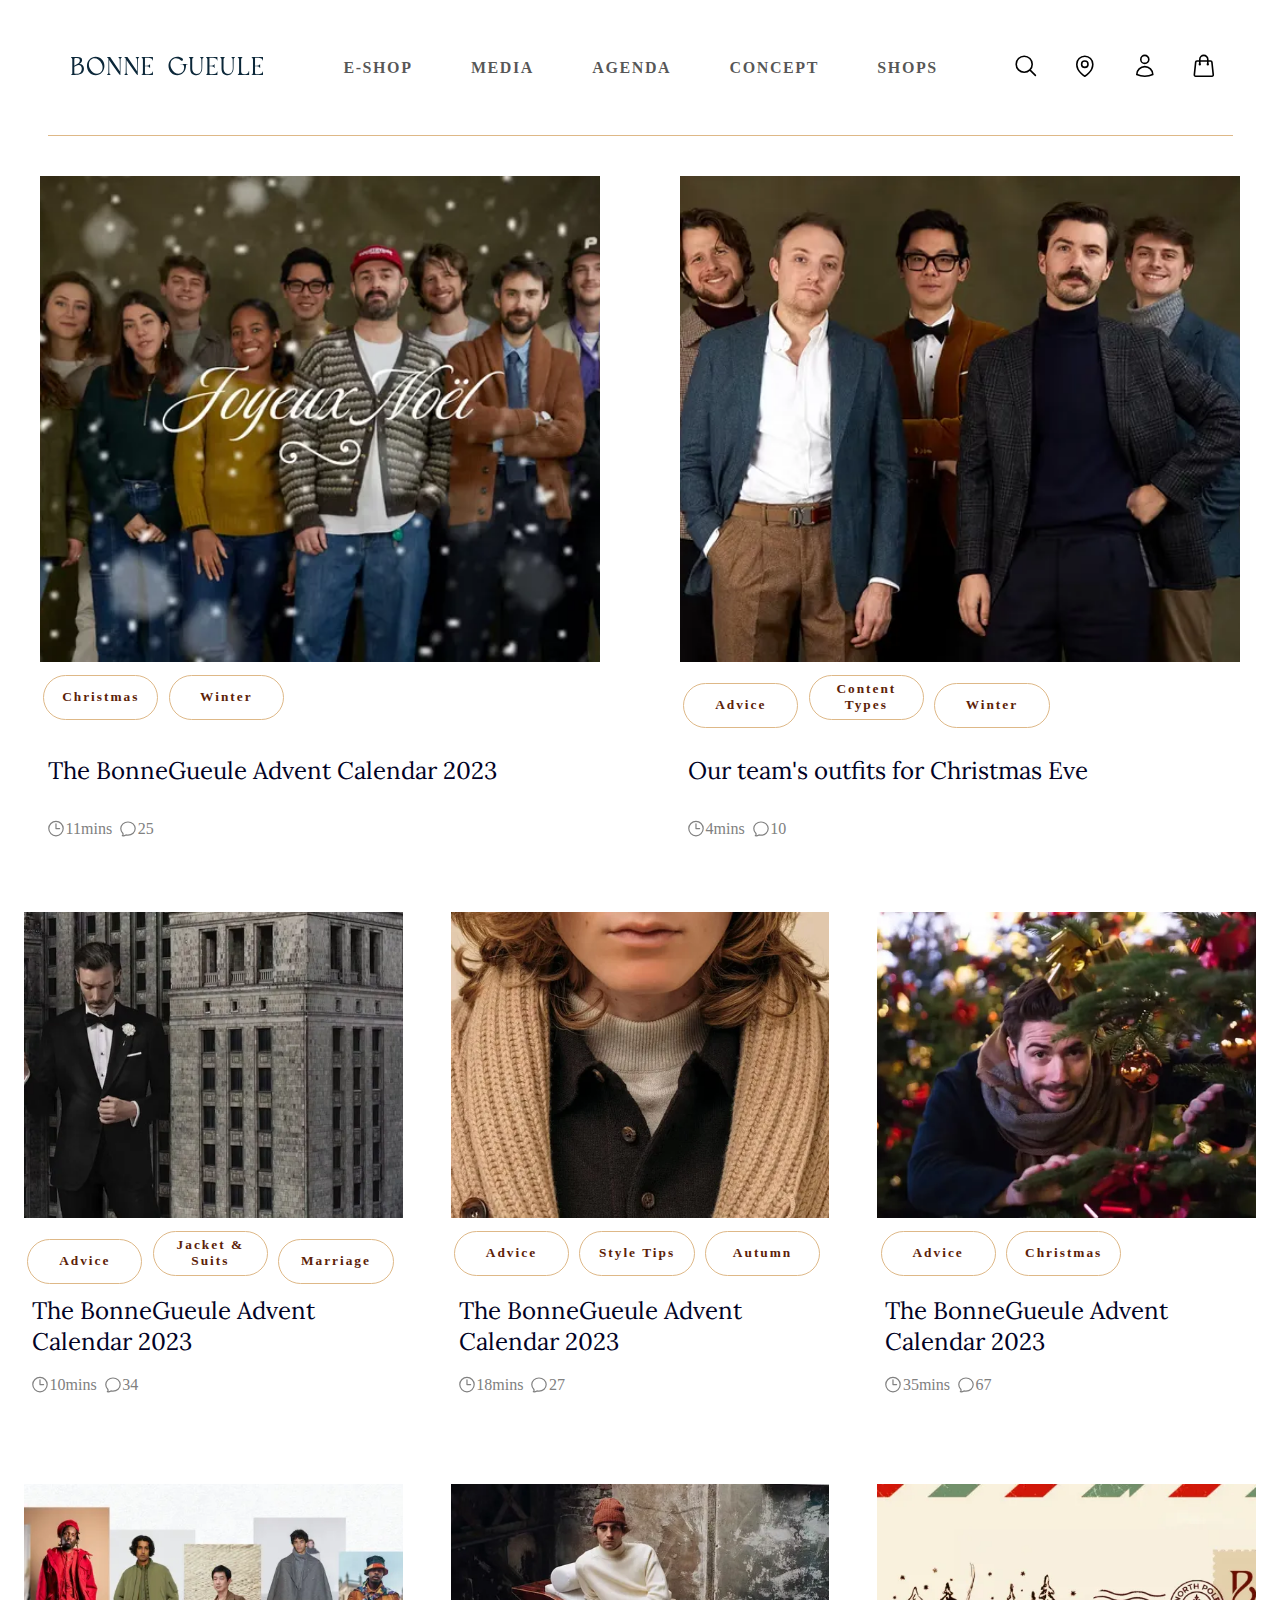
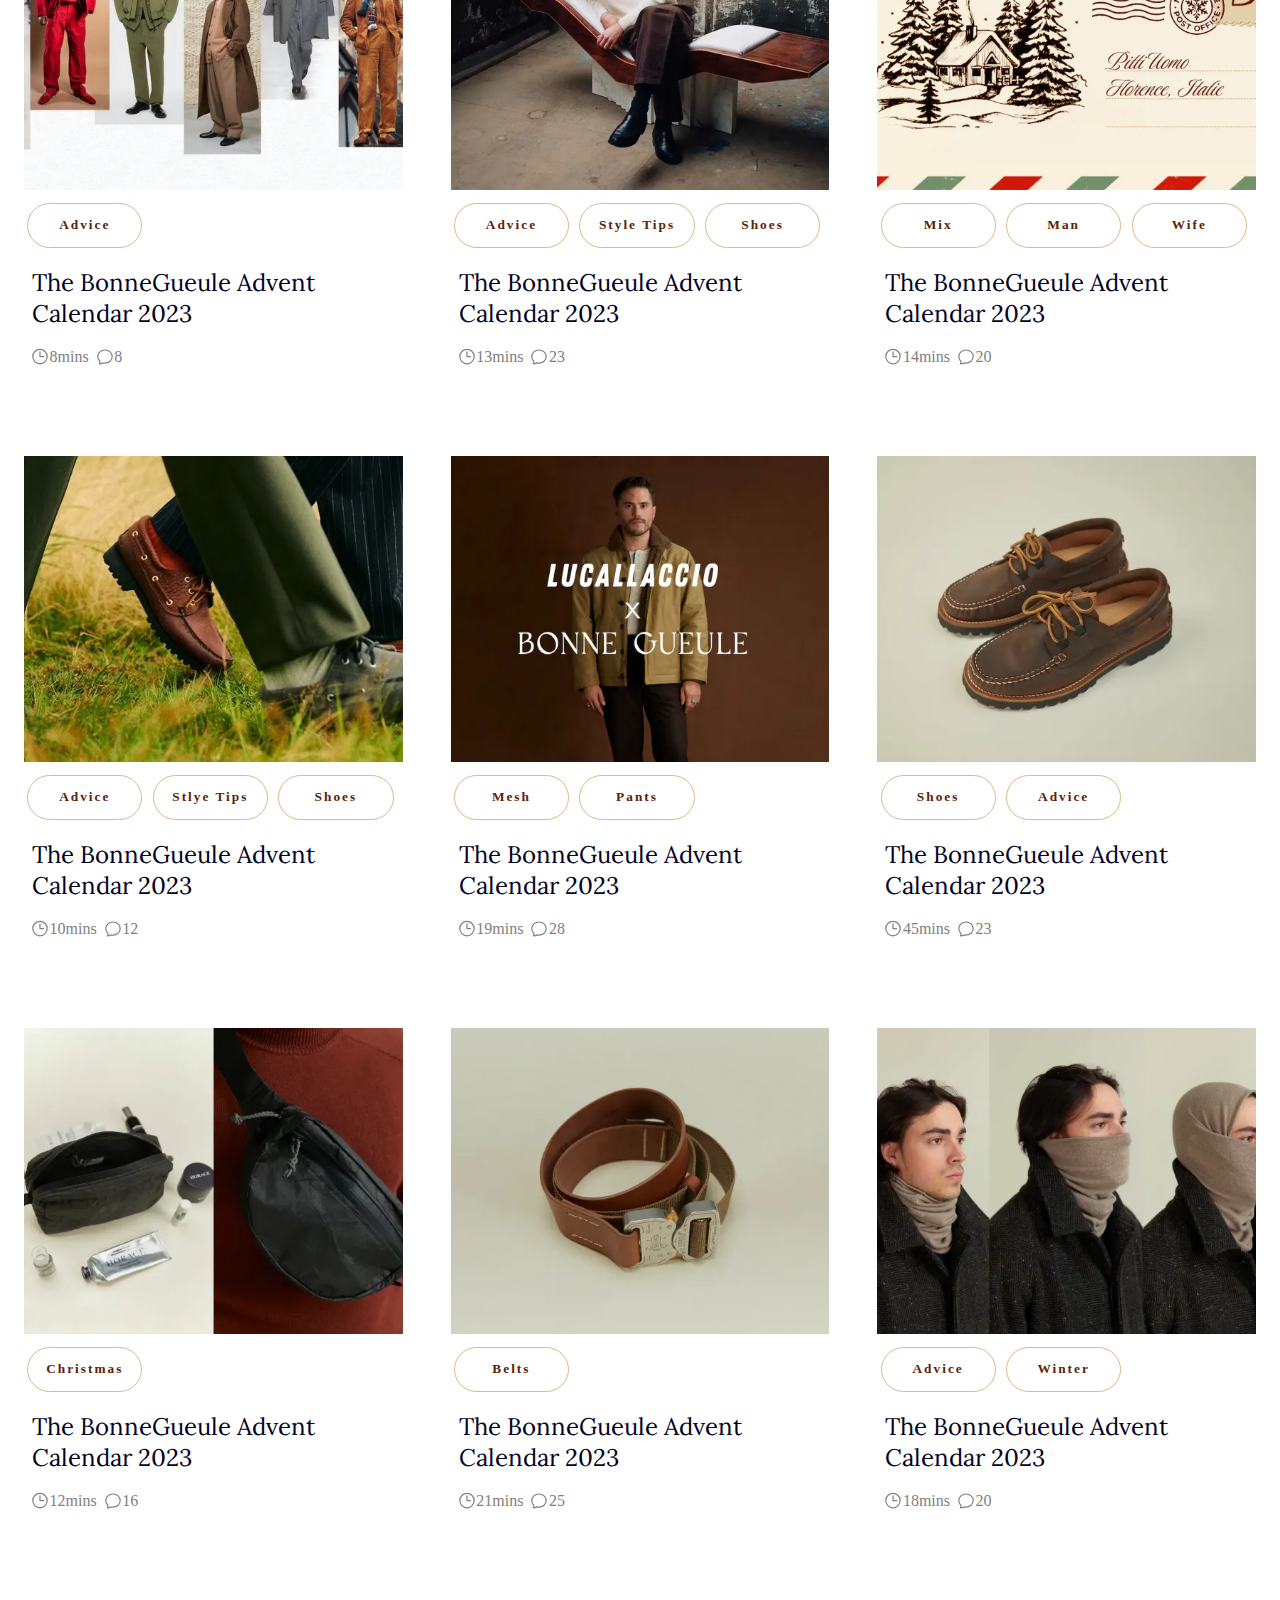
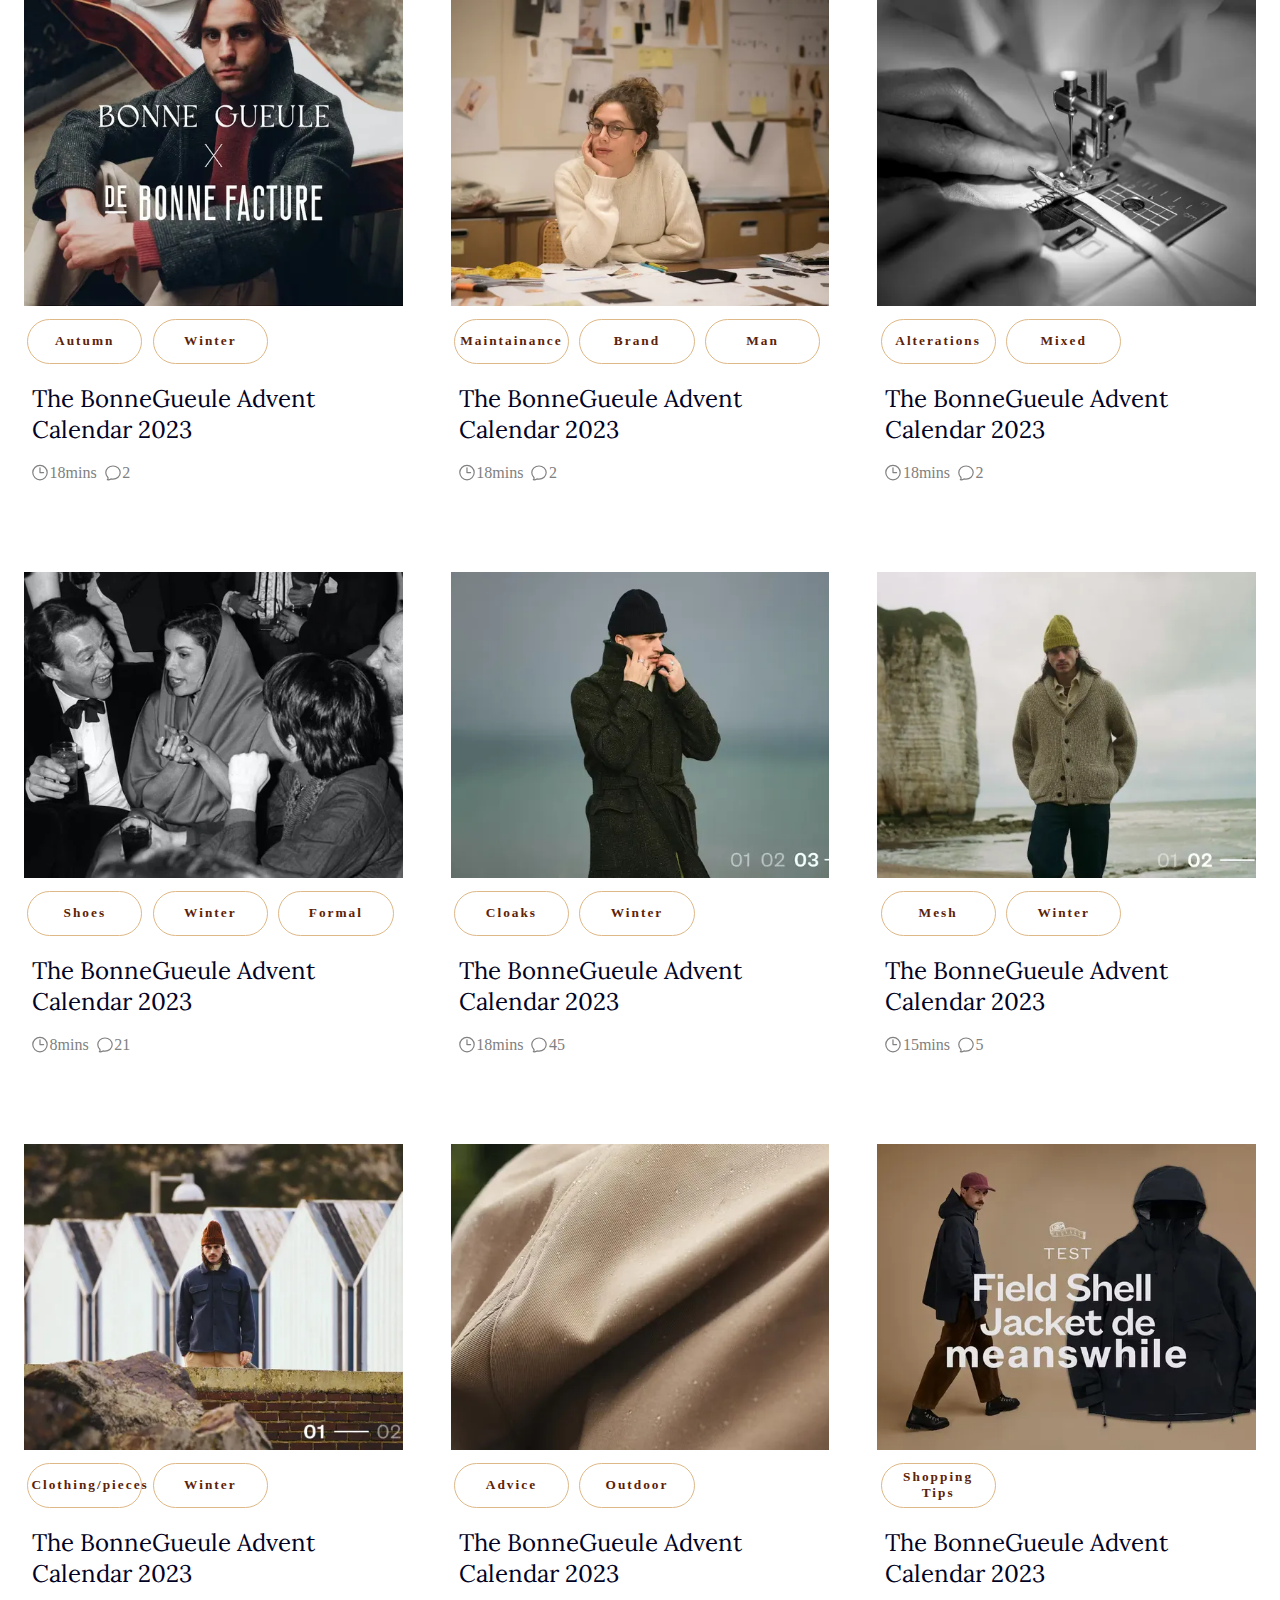
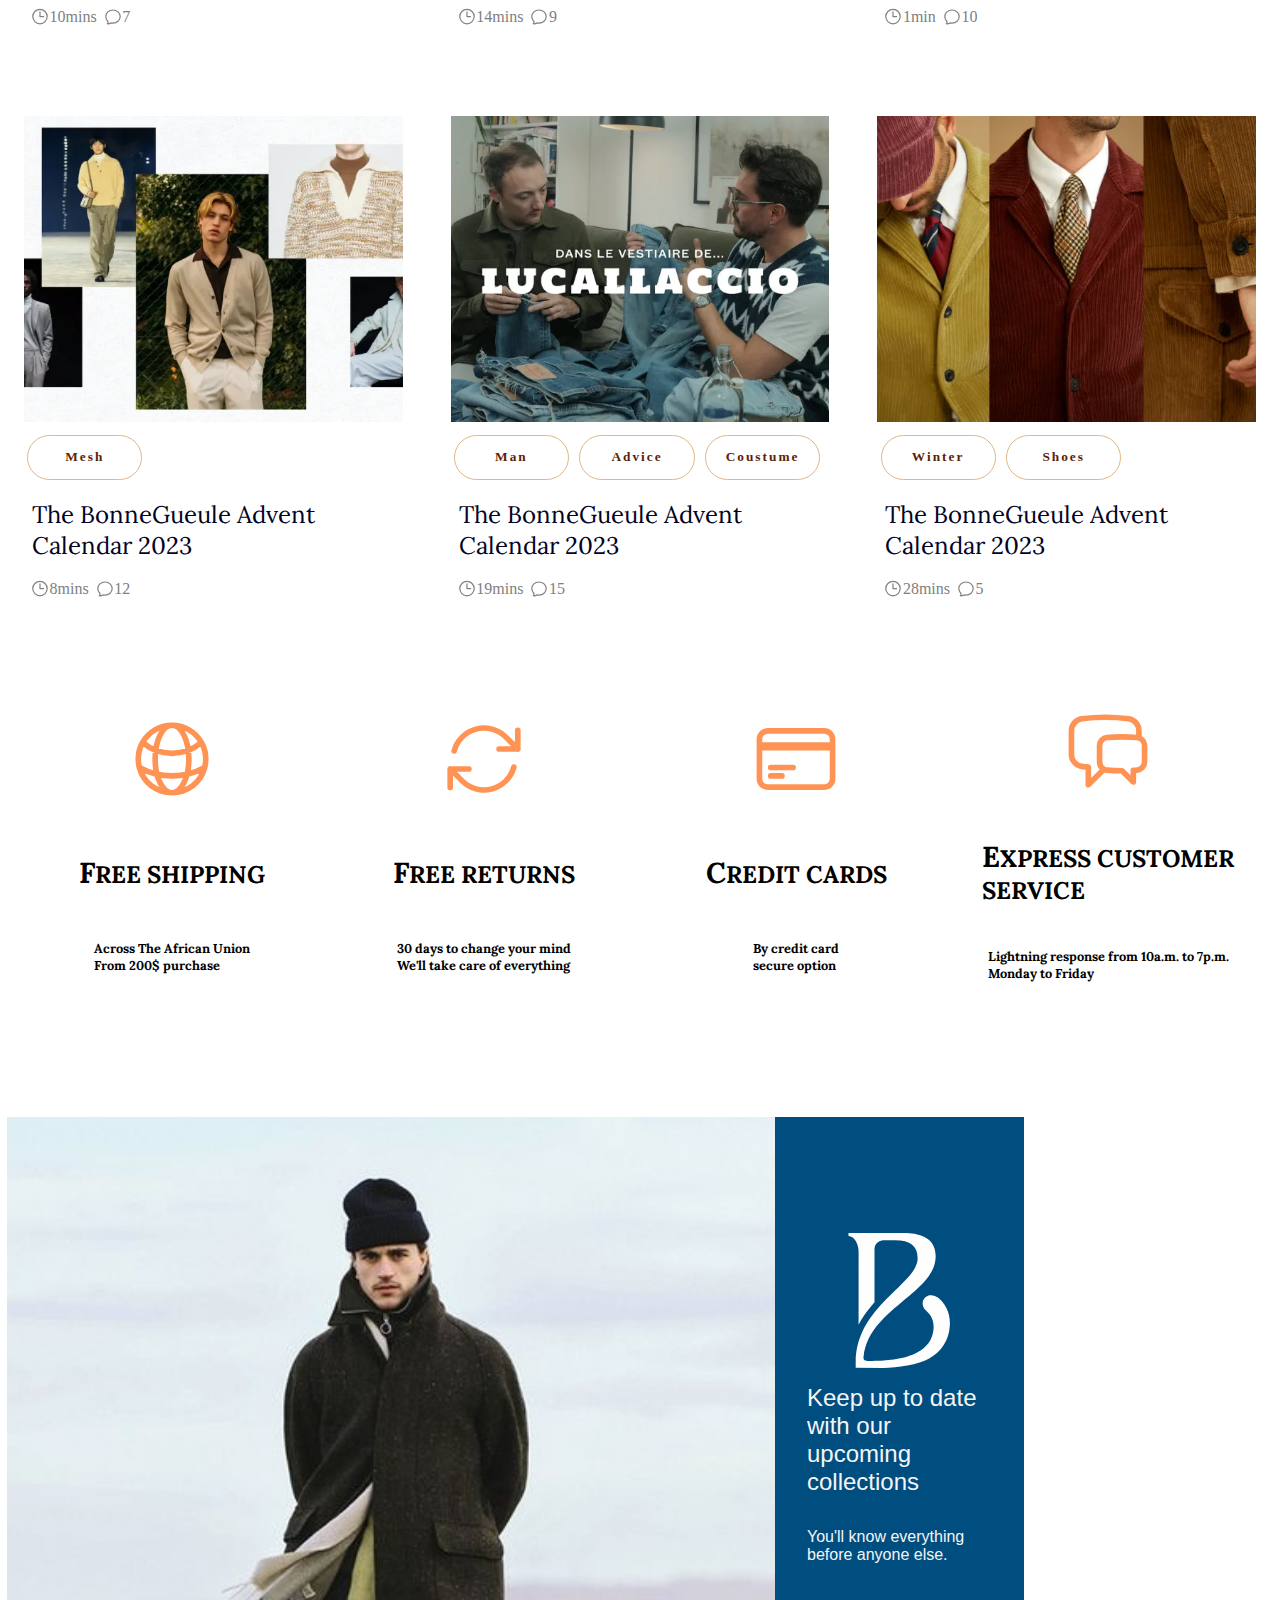
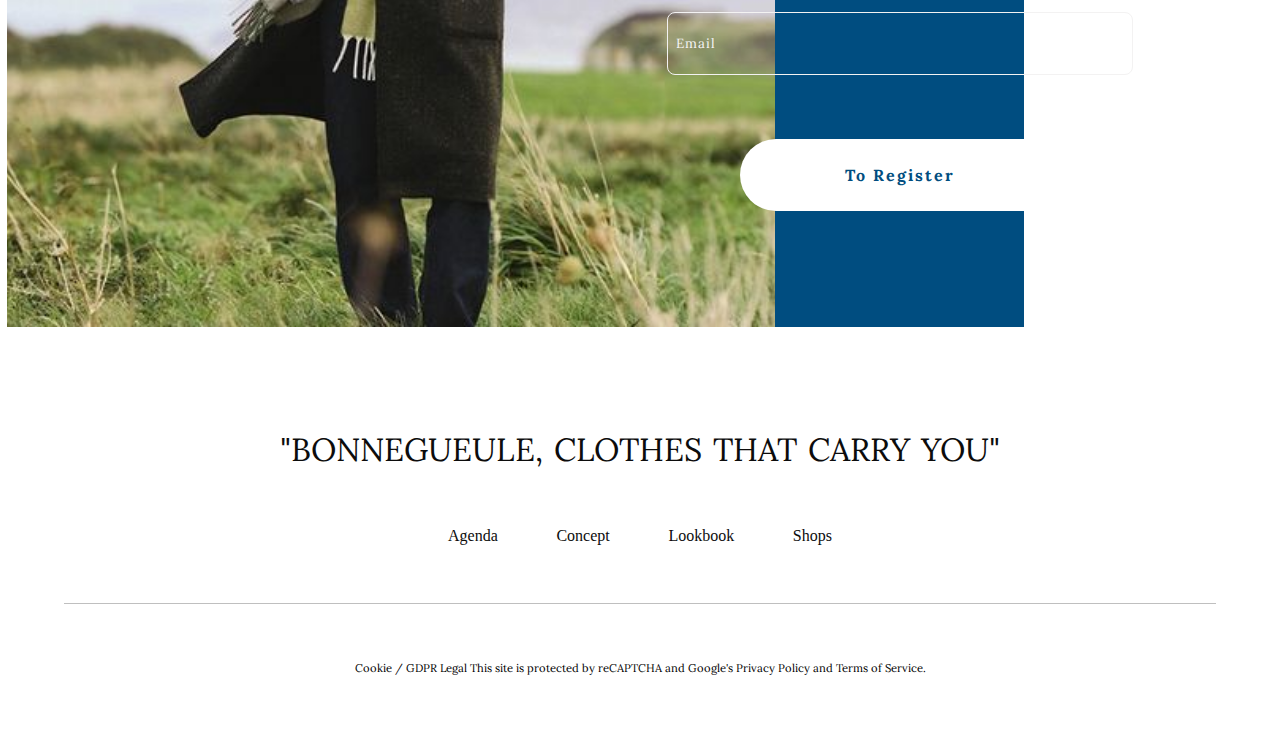
<file: Media.html>
<!DOCTYPE html>
<html lang="en">
<head>
    <meta charset="UTF-8">
    <meta name="viewport" content="width=device-width, initial-scale=1.0">
    <title>Bonne Gueule</title>
    <link rel="stylesheet" href="main.css" type="text/css" media="screen">
    <link rel="stylesheet" href="mobile.css" type="text/css" media="screen">
    <link rel="shortcut icon" href="secondary.svg" type="image/x-icon">
</head>
<body>
    <header>
                <!--This is the section for hambuger menu in Mobile and Tabs state-->
        <button id="hamburger">
            <svg xmlns="http://www.w3.org/2000/svg" fill="none" viewBox="0 0 24 24" stroke-width="1.5" stroke="currentColor" class="w-6 h-6">
                <path stroke-linecap="round" stroke-linejoin="round" d="M3.75 6.75h16.5M3.75 12h16.5m-16.5 5.25h16.5" />
              </svg>
              
        </button>

        <div class="logo">
            <a href="./index.html">
                <img src="primary.svg" alt="" srcset="">
            </a>

        </div>
        <nav id='anchor'>
            <ul >
                <li id="linkEshop"> <a href="./Eshop.html"> E-SHOP </a></li>
                <li id="linkMedia"> <a href="./Media.html"> MEDIA </a></li>
                <li> <a href="./Agenda.html"> AGENDA </a></li>
                <li> <a href="./concept.html"> CONCEPT </a></li>
                <li> <a href="./shop.html"> SHOPS </a></li>
            </ul>
        </nav>

        <ul class="svg">

            <li id="search">
                
                    <svg  xmlns="http://www.w3.org/2000/svg" fill="none" viewBox="0 0 24 24" stroke-width="1.5"      stroke="currentColor" class="w-6 h-6">
                         <path stroke-linecap="round" stroke-linejoin="round" d="M21 21l-5.197-5.197m0 0A7.5 7.5 0 105.196 5.196a7.5 7.5 0 0010.607 10.607z" />
                    </svg>
    
            </li>

            <li id="location">
                    <svg xmlns="http://www.w3.org/2000/svg" fill="none" viewBox="0 0 24 24" stroke-width="1.5" stroke="currentColor" class="w-6 h-6">
                        <path stroke-linecap="round" stroke-linejoin="round" d="M15 10.5a3 3 0 11-6 0 3 3 0 016 0z" />
                        <path stroke-linecap="round" stroke-linejoin="round" d="M19.5 10.5c0 7.142-7.5 11.25-7.5 11.25S4.5 17.642 4.5 10.5a7.5 7.5 0 1115 0z" />
                      </svg>

            </li>

            <li id="login">
               
                    <svg xmlns="http://www.w3.org/2000/svg" fill="none" viewBox="0 0 24 24" stroke-width="1.5" stroke="currentColor" class="w-6 h-6">
                        <path stroke-linecap="round" stroke-linejoin="round" d="M15.75 6a3.75 3.75 0 11-7.5 0 3.75 3.75 0 017.5 0zM4.501 20.118a7.5 7.5 0 0114.998 0A17.933 17.933 0 0112 21.75c-2.676 0-5.216-.584-7.499-1.632z" />
                      </svg>
                                    
               
            </li>

            <li id="cart">

                    <svg xmlns="http://www.w3.org/2000/svg" fill="none" viewBox="0 0 24 24" stroke-width="1.5" stroke="currentColor" class="w-6 h-6">
                        <path stroke-linecap="round" stroke-linejoin="round" d="M15.75 10.5V6a3.75 3.75 0 10-7.5 0v4.5m11.356-1.993l1.263 12c.07.665-.45 1.243-1.119 1.243H4.25a1.125 1.125 0 01-1.12-1.243l1.264-12A1.125 1.125 0 015.513 7.5h12.974c.576 0 1.059.435 1.119 1.007zM8.625 10.5a.375.375 0 11-.75 0 .375.375 0 01.75 0zm7.5 0a.375.375 0 11-.75 0 .375.375 0 01.75 0z" />
                      </svg>
                      
                    
            </li>


        </ul>

    </header>

    <main>

                            <!--This is the mobile view search bar-->

    <div id="mobile-search">
        <input type="search" placeholder="Search">

        <button>

            <svg  xmlns="http://www.w3.org/2000/svg" fill="none" viewBox="0 0 24 24" stroke-width="1.5"      stroke="currentColor" class="w-6 h-6">
                        <path stroke-linecap="round" stroke-linejoin="round" d="M21 21l-5.197-5.197m0 0A7.5 7.5 0 105.196 5.196a7.5 7.5 0 0010.607 10.607z" />
            </svg>
        </button>

    </div>

                              <!--This is the sections for the hover pages for links-->

        <!-- this the first hover link and it's sub sections-->
        <section id="media">
           
                <ul>
                    <li id="LinkNews">  <a href="http://" target="_blank" rel="noopener noreferrer"> NEWS </a></li>
                    <li id="StyleTips"> <a href="http://" target="_blank" rel="noopener noreferrer"> Style Tips </a></li>
                    <li id="allGuides">  <a href="http://" target="_blank" rel="noopener noreferrer">All our guides</a></li>
                    <li id="trends">  <a href="http://" target="_blank" rel="noopener noreferrer">Inspiration & Trends</a></li>
                    <li id="fashions">  <a href="http://" target="_blank" rel="noopener noreferrer">The world of fashion</a></li>
                    <li id="videos">  <a href="http://" target="_blank" rel="noopener noreferrer">Videos (and more)</a></li>
                </ul>
                           
        </section>

        <section id="LinkNewsSection">
            <div class="newsLayout">
                <div class="FirstLink">
                    <a href="http://" target="_blank" rel="noopener noreferrer"> Our latest article</a>
                    <a href="http://" target="_blank" rel="noopener noreferrer"> Our Newsletter</a>
                    <a href="http://" target="_blank" rel="noopener noreferrer"> Our calender of outings</a>

                </div>

                <div class="space">

                </div>
                <div class="SecondLink">
                    <a href="http://" target="_blank" rel="noopener noreferrer"> Our Instagram</a>
                    <a href="http://" target="_blank" rel="noopener noreferrer"> Our Youtube channel </a>
                    <a href="http://" target="_blank" rel="noopener noreferrer"> Our TikTok channel</a>

                </div>

                <div class="space">

                </div>

                <div class="NewsImage">

                </div>

                <div class="spaceEnd">
               

                </div>
                <div class="empty">

                </div>
                <div class="empty">

                </div>

                <div class="NewsImageTwo">

                </div>

            </div>

        </section>

        <section id="StyleTipsSection"> 
            <div class="StyleLayout">

                <div class="linkOne">
                    <a href="http://" target="_blank" rel="noopener noreferrer"> High </a>
                    <a href="http://" target="_blank" rel="noopener noreferrer"> Jackets and Coats </a>
                    <a href="http://" target="_blank" rel="noopener noreferrer"> Jeans, Trousers and Shorts </a>

                </div>

                <div class="space"> </div>
                

                <div class="linkTwo">
                    <a href="http://" target="_blank" rel="noopener noreferrer"> Accessories </a>
                    <a href="http://" target="_blank" rel="noopener noreferrer"> Fits and morphology </a>
                    <a href="http://" target="_blank" rel="noopener noreferrer"> Colour Matching </a>

                </div>

                <div class="space"> </div>
                


                <div class="styleImage">

                </div>

                <div class="spaceEndStyle">  
                    <a href="http://" target="_blank" rel="noopener noreferrer"> LEXICON </a>
                    <a href="http://" target="_blank" rel="noopener noreferrer"> VIDEOS </a>
                    <a href="http://" target="_blank" rel="noopener noreferrer"> PODCAST</a>
                    <a href="http://" target="_blank" rel="noopener noreferrer"> LOOKS GALLARY</a>
                    
                </div>
              

                <div class="linkThree">
                    <a href="http://" target="_blank" rel="noopener noreferrer"> Homewears & Underwear</a>
                    <a href="http://" target="_blank" rel="noopener noreferrer"> Shoes </a>

                </div>

                <div class="linkFour">
                    <a href="http://" target="_blank" rel="noopener noreferrer"> Wear patterns</a>

                </div>

                <div class="styleImageTwo">

                </div>
               

            </div>
            
            
        </section>

        <section id="allGuidesSection">
            <div class="GuideLayout">

            </div>
    
        </section>

        <section id="trendsSection"> 
            <div class="TrendsLayout">

            </div>
        </section>

        <section id="fashionSection">
            <div class="FashionLayout">

            </div>

        </section>

         <!-- this the Second hover link and it's sub sections-->
         <section id="eShop">
            <div class="EshopLayout">

                <div class="linkOneEshop">
                    <a href="http://" target="_blank" rel="noopener noreferrer"> High </a>
                    <a href="http://" target="_blank" rel="noopener noreferrer"> Jackets and Coats </a>
                    <a href="http://" target="_blank" rel="noopener noreferrer"> Jeans, Trousers and Shorts </a>

                </div>

                <div class="spaceEshop"> </div>
                

                <div class="linkTwoEshop">
                    <a href="http://" target="_blank" rel="noopener noreferrer"> Accessories </a>
                    <a href="http://" target="_blank" rel="noopener noreferrer"> Fits and morphology </a>
                    <a href="http://" target="_blank" rel="noopener noreferrer"> Colour Matching </a>

                </div>

                <div class="spaceEshop"> </div>
                


                <div class="styleImageEshop">

                </div>

                <div class="spaceEndStyleEshop">  
                    <a href="http://" target="_blank" rel="noopener noreferrer"> LEXICON </a>
                    <a href="http://" target="_blank" rel="noopener noreferrer"> VIDEOS </a>
                    <a href="http://" target="_blank" rel="noopener noreferrer"> PODCAST</a>
                    <a href="http://" target="_blank" rel="noopener noreferrer"> LOOKS GALLARY</a>
                    
                </div>
              

                <div class="linkThreeEshop">
                    <a href="http://" target="_blank" rel="noopener noreferrer"> Homewears & Underwear</a>
                    <a href="http://" target="_blank" rel="noopener noreferrer"> Shoes </a>

                </div>

                <div class="linkFourEshop">
                    <a href="http://" target="_blank" rel="noopener noreferrer"> Wear patterns</a>

                </div>

                <div class="styleImageTwoEshop">

                </div>
               

            </div>

        </section>
  
        
        <!--This is the sections for the hover pages for links-->


        <div id="searchSection">
            <div class="searchContent">

                <button id="closeSearch">
                    <svg xmlns="http://www.w3.org/2000/svg" fill="none" viewBox="0 0 24 24" stroke-width="1.5" stroke="currentColor" class="w-6 h-6">
                        <path stroke-linecap="round" stroke-linejoin="round" d="M6 18L18 6M6 6l12 12" />
                      </svg>
                      
                </button>

                <input type="search" placeholder="Search">

                <button>

                    <svg  xmlns="http://www.w3.org/2000/svg" fill="none" viewBox="0 0 24 24" stroke-width="1.5"      stroke="currentColor" class="w-6 h-6">
                        <path stroke-linecap="round" stroke-linejoin="round" d="M21 21l-5.197-5.197m0 0A7.5 7.5 0 105.196 5.196a7.5 7.5 0 0010.607 10.607z" />
                   </svg>
                </button>

            </div>

        </div>

        <div id="loginSection">

            <div class="form">
                <button id="closeLogin">
                    <svg xmlns="http://www.w3.org/2000/svg" fill="none" viewBox="0 0 24 24" stroke-width="1.5" stroke="currentColor" class="w-6 h-6">
                        <path stroke-linecap="round" stroke-linejoin="round" d="M6 18L18 6M6 6l12 12" />
                      </svg>
                      
                </button>

                <h2>Sign In</h2>

                <input type="email" placeholder="Email" required> <br>
                <input type="password" placeholder="Password*" required > <br>

                <button id="connect">
                    CONNECTION
                </button> <br>

                <a href="#">Forgot Password?</a>
                <div id="option">
                    <hr>
                    <p>OR</p>
                    <hr> 
                </div>

                <div class="socialLogin">
                    <a href="">Facebook</a>
                <a href=""> Google </a>

                </div>

                <p id="checkIn">Don't have an account? 
                    <a href="http://"> check in</a>
                 </p>

            </div>
        </div>

        <div id="cartSection"> 
            <div class="cartHeader">
                <h2> My Cart </h2>
                <button id="closeCart">
                    <svg xmlns="http://www.w3.org/2000/svg" fill="none" viewBox="0 0 24 24" stroke-width="1.5" stroke="currentColor" class="w-6 h-6">
                        <path stroke-linecap="round" stroke-linejoin="round" d="M6 18L18 6M6 6l12 12" />
                      </svg>

                </button>
            </div>

        </div>

       
        <!--This is the elemnt tags for the Eshop main  page-->

        <section class="Media-section-one">

            <div class="media-section-one-left">

                <div class="media-section-one-left-image">

                </div>

                <div class="media-section-one-button">
                    <button> Christmas </button>
                    <button>  Winter </button>

                </div>
                
                <div class="media-section-one-text">

                    <a href=""> The BonneGueule Advent Calendar 2023 </a>
                    
                </div>

                <div class="scales">
                    <svg xmlns="http://www.w3.org/2000/svg" fill="none" viewBox="0 0 24 24" stroke-width="1.5" stroke="currentColor" class="w-6 h-6">
                        <path stroke-linecap="round" stroke-linejoin="round" d="M12 6v6h4.5m4.5 0a9 9 0 1 1-18 0 9 9 0 0 1 18 0Z" />
                    </svg> 11mins

                    <svg xmlns="http://www.w3.org/2000/svg" fill="none" viewBox="0 0 24 24" stroke-width="1.5" stroke="currentColor" class="w-6 h-6">
                        <path stroke-linecap="round" stroke-linejoin="round" d="M12 20.25c4.97 0 9-3.694 9-8.25s-4.03-8.25-9-8.25S3 7.444 3 12c0 2.104.859 4.023 2.273 5.48.432.447.74 1.04.586 1.641a4.483 4.483 0 0 1-.923 1.785A5.969 5.969 0 0 0 6 21c1.282 0 2.47-.402 3.445-1.087.81.22 1.668.337 2.555.337Z" />
                      </svg> 25
                      



                </div>


            </div>

            <div class="media-section-one-right">
               

                    <div class="media-section-one-right-image">
    
                    </div>
    
                    <div class="media-section-one-button">
                        <button> Advice </button>
                        <button>  Content Types</button>
                        <button> Winter </button>
    
                    </div>
                    
                    <div class="media-section-one-text">
    
                        <a href=""> Our team's outfits for Christmas Eve </a>
                        
                    </div>
    
                    <div class="scales">
                        <svg xmlns="http://www.w3.org/2000/svg" fill="none" viewBox="0 0 24 24" stroke-width="1.5" stroke="currentColor" class="w-6 h-6">
                            <path stroke-linecap="round" stroke-linejoin="round" d="M12 6v6h4.5m4.5 0a9 9 0 1 1-18 0 9 9 0 0 1 18 0Z" />
                        </svg> 4mins
    
                        <svg xmlns="http://www.w3.org/2000/svg" fill="none" viewBox="0 0 24 24" stroke-width="1.5" stroke="currentColor" class="w-6 h-6">
                            <path stroke-linecap="round" stroke-linejoin="round" d="M12 20.25c4.97 0 9-3.694 9-8.25s-4.03-8.25-9-8.25S3 7.444 3 12c0 2.104.859 4.023 2.273 5.48.432.447.74 1.04.586 1.641a4.483 4.483 0 0 1-.923 1.785A5.969 5.969 0 0 0 6 21c1.282 0 2.47-.402 3.445-1.087.81.22 1.668.337 2.555.337Z" />
                          </svg> 10
                          
    
    
    
                    </div>


            </div>



        </section>

        <section class="Media-section-two">

            <div class="media-section-two-left">
                <div class="media-section-two-left-image">

                </div>

                <div class="media-section-two-button">
                    <button> Advice </button>
                    <button> Jacket & Suits </button>
                    <button> Marriage</button>

                </div>
                
                <div class="media-section-two-text">

                    <a href=""> The BonneGueule Advent Calendar 2023 </a>
                    
                </div>

                <div class="scales">
                    <svg xmlns="http://www.w3.org/2000/svg" fill="none" viewBox="0 0 24 24" stroke-width="1.5" stroke="currentColor" class="w-6 h-6">
                        <path stroke-linecap="round" stroke-linejoin="round" d="M12 6v6h4.5m4.5 0a9 9 0 1 1-18 0 9 9 0 0 1 18 0Z" />
                    </svg> 10mins

                    <svg xmlns="http://www.w3.org/2000/svg" fill="none" viewBox="0 0 24 24" stroke-width="1.5" stroke="currentColor" class="w-6 h-6">
                        <path stroke-linecap="round" stroke-linejoin="round" d="M12 20.25c4.97 0 9-3.694 9-8.25s-4.03-8.25-9-8.25S3 7.444 3 12c0 2.104.859 4.023 2.273 5.48.432.447.74 1.04.586 1.641a4.483 4.483 0 0 1-.923 1.785A5.969 5.969 0 0 0 6 21c1.282 0 2.47-.402 3.445-1.087.81.22 1.668.337 2.555.337Z" />
                      </svg> 34
                      



                </div>

            </div>

            <div class="media-section-two-middle">
                <div class="media-section-two-middle-image">

                </div>

                <div class="media-section-two-button">
                    <button> Advice </button>
                    <button>  Style Tips </button>
                    <button>  Autumn </button>

                </div>
                
                <div class="media-section-two-text">

                    <a href=""> The BonneGueule Advent Calendar 2023 </a>
                    
                </div>

                <div class="scales">
                    <svg xmlns="http://www.w3.org/2000/svg" fill="none" viewBox="0 0 24 24" stroke-width="1.5" stroke="currentColor" class="w-6 h-6">
                        <path stroke-linecap="round" stroke-linejoin="round" d="M12 6v6h4.5m4.5 0a9 9 0 1 1-18 0 9 9 0 0 1 18 0Z" />
                    </svg> 18mins

                    <svg xmlns="http://www.w3.org/2000/svg" fill="none" viewBox="0 0 24 24" stroke-width="1.5" stroke="currentColor" class="w-6 h-6">
                        <path stroke-linecap="round" stroke-linejoin="round" d="M12 20.25c4.97 0 9-3.694 9-8.25s-4.03-8.25-9-8.25S3 7.444 3 12c0 2.104.859 4.023 2.273 5.48.432.447.74 1.04.586 1.641a4.483 4.483 0 0 1-.923 1.785A5.969 5.969 0 0 0 6 21c1.282 0 2.47-.402 3.445-1.087.81.22 1.668.337 2.555.337Z" />
                      </svg> 27
                      



                </div>

            </div>

            <div class="media-section-two-right">
                <div class="media-section-two-right-image">

                </div>

                <div class="media-section-two-button">
                    <button> Advice </button>
                    <button> Christmas</button>

                </div>
                
                <div class="media-section-two-text">

                    <a href=""> The BonneGueule Advent Calendar 2023 </a>
                    
                </div>

                <div class="scales">
                    <svg xmlns="http://www.w3.org/2000/svg" fill="none" viewBox="0 0 24 24" stroke-width="1.5" stroke="currentColor" class="w-6 h-6">
                        <path stroke-linecap="round" stroke-linejoin="round" d="M12 6v6h4.5m4.5 0a9 9 0 1 1-18 0 9 9 0 0 1 18 0Z" />
                    </svg> 35mins

                    <svg xmlns="http://www.w3.org/2000/svg" fill="none" viewBox="0 0 24 24" stroke-width="1.5" stroke="currentColor" class="w-6 h-6">
                        <path stroke-linecap="round" stroke-linejoin="round" d="M12 20.25c4.97 0 9-3.694 9-8.25s-4.03-8.25-9-8.25S3 7.444 3 12c0 2.104.859 4.023 2.273 5.48.432.447.74 1.04.586 1.641a4.483 4.483 0 0 1-.923 1.785A5.969 5.969 0 0 0 6 21c1.282 0 2.47-.402 3.445-1.087.81.22 1.668.337 2.555.337Z" />
                      </svg> 67
                      



                </div>
                
            </div>
            

        </section>

        <section class="Media-section-three">

            <div class="media-section-three-left">
                <div class="media-section-three-left-image">

                </div>

                <div class="media-section-three-button">
                    <button>Advice</button>

                </div>
                
                <div class="media-section-three-text">

                    <a href=""> The BonneGueule Advent Calendar 2023 </a>
                    
                </div>

                <div class="scales">
                    <svg xmlns="http://www.w3.org/2000/svg" fill="none" viewBox="0 0 24 24" stroke-width="1.5" stroke="currentColor" class="w-6 h-6">
                        <path stroke-linecap="round" stroke-linejoin="round" d="M12 6v6h4.5m4.5 0a9 9 0 1 1-18 0 9 9 0 0 1 18 0Z" />
                    </svg> 8mins

                    <svg xmlns="http://www.w3.org/2000/svg" fill="none" viewBox="0 0 24 24" stroke-width="1.5" stroke="currentColor" class="w-6 h-6">
                        <path stroke-linecap="round" stroke-linejoin="round" d="M12 20.25c4.97 0 9-3.694 9-8.25s-4.03-8.25-9-8.25S3 7.444 3 12c0 2.104.859 4.023 2.273 5.48.432.447.74 1.04.586 1.641a4.483 4.483 0 0 1-.923 1.785A5.969 5.969 0 0 0 6 21c1.282 0 2.47-.402 3.445-1.087.81.22 1.668.337 2.555.337Z" />
                      </svg> 8
                      



                </div>

            </div>

            <div class="media-section-three-middle">
                <div class="media-section-three-middle-image">

                </div>

                <div class="media-section-three-button">
                    <button> Advice </button>
                    <button>  Style Tips </button>
                    <button> Shoes </button>

                </div>
                
                <div class="media-section-three-text">

                    <a href=""> The BonneGueule Advent Calendar 2023 </a>
                    
                </div>

                <div class="scales">
                    <svg xmlns="http://www.w3.org/2000/svg" fill="none" viewBox="0 0 24 24" stroke-width="1.5" stroke="currentColor" class="w-6 h-6">
                        <path stroke-linecap="round" stroke-linejoin="round" d="M12 6v6h4.5m4.5 0a9 9 0 1 1-18 0 9 9 0 0 1 18 0Z" />
                    </svg> 13mins

                    <svg xmlns="http://www.w3.org/2000/svg" fill="none" viewBox="0 0 24 24" stroke-width="1.5" stroke="currentColor" class="w-6 h-6">
                        <path stroke-linecap="round" stroke-linejoin="round" d="M12 20.25c4.97 0 9-3.694 9-8.25s-4.03-8.25-9-8.25S3 7.444 3 12c0 2.104.859 4.023 2.273 5.48.432.447.74 1.04.586 1.641a4.483 4.483 0 0 1-.923 1.785A5.969 5.969 0 0 0 6 21c1.282 0 2.47-.402 3.445-1.087.81.22 1.668.337 2.555.337Z" />
                      </svg> 23
                      



                </div>

            </div>

            <div class="media-section-three-right">
                <div class="media-section-three-right-image">

                </div>

                <div class="media-section-three-button">
                    <button> Mix </button>
                    <button>  Man </button>
                    <button> Wife </button>

                </div>
                
                <div class="media-section-three-text">

                    <a href=""> The BonneGueule Advent Calendar 2023 </a>
                    
                </div>

                <div class="scales">
                    <svg xmlns="http://www.w3.org/2000/svg" fill="none" viewBox="0 0 24 24" stroke-width="1.5" stroke="currentColor" class="w-6 h-6">
                        <path stroke-linecap="round" stroke-linejoin="round" d="M12 6v6h4.5m4.5 0a9 9 0 1 1-18 0 9 9 0 0 1 18 0Z" />
                    </svg> 14mins

                    <svg xmlns="http://www.w3.org/2000/svg" fill="none" viewBox="0 0 24 24" stroke-width="1.5" stroke="currentColor" class="w-6 h-6">
                        <path stroke-linecap="round" stroke-linejoin="round" d="M12 20.25c4.97 0 9-3.694 9-8.25s-4.03-8.25-9-8.25S3 7.444 3 12c0 2.104.859 4.023 2.273 5.48.432.447.74 1.04.586 1.641a4.483 4.483 0 0 1-.923 1.785A5.969 5.969 0 0 0 6 21c1.282 0 2.47-.402 3.445-1.087.81.22 1.668.337 2.555.337Z" />
                      </svg> 20
                      



                </div>
                
            </div>
            

        </section>

        <section class="Media-section-four">

            <div class="media-section-four-left">
                <div class="media-section-four-left-image">

                </div>

                <div class="media-section-four-button">
                    <button> Advice </button>
                    <button>  Stlye Tips </button>
                    <button> Shoes </button>

                </div>
                
                <div class="media-section-four-text">

                    <a href=""> The BonneGueule Advent Calendar 2023 </a>
                    
                </div>

                <div class="scales">
                    <svg xmlns="http://www.w3.org/2000/svg" fill="none" viewBox="0 0 24 24" stroke-width="1.5" stroke="currentColor" class="w-6 h-6">
                        <path stroke-linecap="round" stroke-linejoin="round" d="M12 6v6h4.5m4.5 0a9 9 0 1 1-18 0 9 9 0 0 1 18 0Z" />
                    </svg> 10mins

                    <svg xmlns="http://www.w3.org/2000/svg" fill="none" viewBox="0 0 24 24" stroke-width="1.5" stroke="currentColor" class="w-6 h-6">
                        <path stroke-linecap="round" stroke-linejoin="round" d="M12 20.25c4.97 0 9-3.694 9-8.25s-4.03-8.25-9-8.25S3 7.444 3 12c0 2.104.859 4.023 2.273 5.48.432.447.74 1.04.586 1.641a4.483 4.483 0 0 1-.923 1.785A5.969 5.969 0 0 0 6 21c1.282 0 2.47-.402 3.445-1.087.81.22 1.668.337 2.555.337Z" />
                      </svg> 12
                      



                </div>

            </div>

            <div class="media-section-four-middle">
                <div class="media-section-four-middle-image">

                </div>

                <div class="media-section-four-button">
                    <button> Mesh </button>
                    <button>  Pants </button>

                </div>
                
                <div class="media-section-four-text">

                    <a href=""> The BonneGueule Advent Calendar 2023 </a>
                    
                </div>

                <div class="scales">
                    <svg xmlns="http://www.w3.org/2000/svg" fill="none" viewBox="0 0 24 24" stroke-width="1.5" stroke="currentColor" class="w-6 h-6">
                        <path stroke-linecap="round" stroke-linejoin="round" d="M12 6v6h4.5m4.5 0a9 9 0 1 1-18 0 9 9 0 0 1 18 0Z" />
                    </svg> 19mins

                    <svg xmlns="http://www.w3.org/2000/svg" fill="none" viewBox="0 0 24 24" stroke-width="1.5" stroke="currentColor" class="w-6 h-6">
                        <path stroke-linecap="round" stroke-linejoin="round" d="M12 20.25c4.97 0 9-3.694 9-8.25s-4.03-8.25-9-8.25S3 7.444 3 12c0 2.104.859 4.023 2.273 5.48.432.447.74 1.04.586 1.641a4.483 4.483 0 0 1-.923 1.785A5.969 5.969 0 0 0 6 21c1.282 0 2.47-.402 3.445-1.087.81.22 1.668.337 2.555.337Z" />
                      </svg> 28
                      



                </div>

            </div>

            <div class="media-section-four-right">
                <div class="media-section-four-right-image">

                </div>

                <div class="media-section-four-button">
                    <button> Shoes</button>
                    <button> Advice </button>

                </div>
                
                <div class="media-section-four-text">

                    <a href=""> The BonneGueule Advent Calendar 2023 </a>
                    
                </div>

                <div class="scales">
                    <svg xmlns="http://www.w3.org/2000/svg" fill="none" viewBox="0 0 24 24" stroke-width="1.5" stroke="currentColor" class="w-6 h-6">
                        <path stroke-linecap="round" stroke-linejoin="round" d="M12 6v6h4.5m4.5 0a9 9 0 1 1-18 0 9 9 0 0 1 18 0Z" />
                    </svg> 45mins

                    <svg xmlns="http://www.w3.org/2000/svg" fill="none" viewBox="0 0 24 24" stroke-width="1.5" stroke="currentColor" class="w-6 h-6">
                        <path stroke-linecap="round" stroke-linejoin="round" d="M12 20.25c4.97 0 9-3.694 9-8.25s-4.03-8.25-9-8.25S3 7.444 3 12c0 2.104.859 4.023 2.273 5.48.432.447.74 1.04.586 1.641a4.483 4.483 0 0 1-.923 1.785A5.969 5.969 0 0 0 6 21c1.282 0 2.47-.402 3.445-1.087.81.22 1.668.337 2.555.337Z" />
                      </svg> 23
                      



                </div>
                
            </div>
            

        </section>

        <section class="Media-section-five">

            <div class="media-section-five-left">
                <div class="media-section-five-left-image">

                </div>

                <div class="media-section-five-button">
                    <button> Christmas </button>

                </div>
                
                <div class="media-section-five-text">

                    <a href=""> The BonneGueule Advent Calendar 2023 </a>
                    
                </div>

                <div class="scales">
                    <svg xmlns="http://www.w3.org/2000/svg" fill="none" viewBox="0 0 24 24" stroke-width="1.5" stroke="currentColor" class="w-6 h-6">
                        <path stroke-linecap="round" stroke-linejoin="round" d="M12 6v6h4.5m4.5 0a9 9 0 1 1-18 0 9 9 0 0 1 18 0Z" />
                    </svg> 12mins

                    <svg xmlns="http://www.w3.org/2000/svg" fill="none" viewBox="0 0 24 24" stroke-width="1.5" stroke="currentColor" class="w-6 h-6">
                        <path stroke-linecap="round" stroke-linejoin="round" d="M12 20.25c4.97 0 9-3.694 9-8.25s-4.03-8.25-9-8.25S3 7.444 3 12c0 2.104.859 4.023 2.273 5.48.432.447.74 1.04.586 1.641a4.483 4.483 0 0 1-.923 1.785A5.969 5.969 0 0 0 6 21c1.282 0 2.47-.402 3.445-1.087.81.22 1.668.337 2.555.337Z" />
                      </svg> 16
                      



                </div>

            </div>

            <div class="media-section-five-middle">
                <div class="media-section-five-middle-image">

                </div>

                <div class="media-section-five-button">
                    <button> Belts </button>

                </div>
                
                <div class="media-section-five-text">

                    <a href=""> The BonneGueule Advent Calendar 2023 </a>
                    
                </div>

                <div class="scales">
                    <svg xmlns="http://www.w3.org/2000/svg" fill="none" viewBox="0 0 24 24" stroke-width="1.5" stroke="currentColor" class="w-6 h-6">
                        <path stroke-linecap="round" stroke-linejoin="round" d="M12 6v6h4.5m4.5 0a9 9 0 1 1-18 0 9 9 0 0 1 18 0Z" />
                    </svg> 21mins

                    <svg xmlns="http://www.w3.org/2000/svg" fill="none" viewBox="0 0 24 24" stroke-width="1.5" stroke="currentColor" class="w-6 h-6">
                        <path stroke-linecap="round" stroke-linejoin="round" d="M12 20.25c4.97 0 9-3.694 9-8.25s-4.03-8.25-9-8.25S3 7.444 3 12c0 2.104.859 4.023 2.273 5.48.432.447.74 1.04.586 1.641a4.483 4.483 0 0 1-.923 1.785A5.969 5.969 0 0 0 6 21c1.282 0 2.47-.402 3.445-1.087.81.22 1.668.337 2.555.337Z" />
                      </svg> 25
                      



                </div>

            </div>

            <div class="media-section-five-right">
                <div class="media-section-five-right-image">

                </div>

                <div class="media-section-five-button">
                    <button> Advice </button>
                    <button>  Winter </button>

                </div>
                
                <div class="media-section-five-text">

                    <a href=""> The BonneGueule Advent Calendar 2023 </a>
                    
                </div>

                <div class="scales">
                    <svg xmlns="http://www.w3.org/2000/svg" fill="none" viewBox="0 0 24 24" stroke-width="1.5" stroke="currentColor" class="w-6 h-6">
                        <path stroke-linecap="round" stroke-linejoin="round" d="M12 6v6h4.5m4.5 0a9 9 0 1 1-18 0 9 9 0 0 1 18 0Z" />
                    </svg> 18mins

                    <svg xmlns="http://www.w3.org/2000/svg" fill="none" viewBox="0 0 24 24" stroke-width="1.5" stroke="currentColor" class="w-6 h-6">
                        <path stroke-linecap="round" stroke-linejoin="round" d="M12 20.25c4.97 0 9-3.694 9-8.25s-4.03-8.25-9-8.25S3 7.444 3 12c0 2.104.859 4.023 2.273 5.48.432.447.74 1.04.586 1.641a4.483 4.483 0 0 1-.923 1.785A5.969 5.969 0 0 0 6 21c1.282 0 2.47-.402 3.445-1.087.81.22 1.668.337 2.555.337Z" />
                      </svg> 20
                      



                </div>
                
            </div>
            

        </section>

        <section class="Media-section-six">

            <div class="media-section-six-left">
                <div class="media-section-six-left-image">

                </div>

                <div class="media-section-six-button">
                    <button> Autumn </button>
                    <button>  Winter </button>

                </div>
                
                <div class="media-section-six-text">

                    <a href=""> The BonneGueule Advent Calendar 2023 </a>
                    
                </div>

                <div class="scales">
                    <svg xmlns="http://www.w3.org/2000/svg" fill="none" viewBox="0 0 24 24" stroke-width="1.5" stroke="currentColor" class="w-6 h-6">
                        <path stroke-linecap="round" stroke-linejoin="round" d="M12 6v6h4.5m4.5 0a9 9 0 1 1-18 0 9 9 0 0 1 18 0Z" />
                    </svg> 18mins

                    <svg xmlns="http://www.w3.org/2000/svg" fill="none" viewBox="0 0 24 24" stroke-width="1.5" stroke="currentColor" class="w-6 h-6">
                        <path stroke-linecap="round" stroke-linejoin="round" d="M12 20.25c4.97 0 9-3.694 9-8.25s-4.03-8.25-9-8.25S3 7.444 3 12c0 2.104.859 4.023 2.273 5.48.432.447.74 1.04.586 1.641a4.483 4.483 0 0 1-.923 1.785A5.969 5.969 0 0 0 6 21c1.282 0 2.47-.402 3.445-1.087.81.22 1.668.337 2.555.337Z" />
                      </svg> 2
                      



                </div>

            </div>

            <div class="media-section-six-middle">
                <div class="media-section-six-middle-image">

                </div>

                <div class="media-section-six-button">
                    <button> Maintainance </button>
                    <button>  Brand </button>
                    <button> Man </button>


                </div>
                
                <div class="media-section-six-text">

                    <a href=""> The BonneGueule Advent Calendar 2023 </a>
                    
                </div>

                <div class="scales">
                    <svg xmlns="http://www.w3.org/2000/svg" fill="none" viewBox="0 0 24 24" stroke-width="1.5" stroke="currentColor" class="w-6 h-6">
                        <path stroke-linecap="round" stroke-linejoin="round" d="M12 6v6h4.5m4.5 0a9 9 0 1 1-18 0 9 9 0 0 1 18 0Z" />
                    </svg> 18mins

                    <svg xmlns="http://www.w3.org/2000/svg" fill="none" viewBox="0 0 24 24" stroke-width="1.5" stroke="currentColor" class="w-6 h-6">
                        <path stroke-linecap="round" stroke-linejoin="round" d="M12 20.25c4.97 0 9-3.694 9-8.25s-4.03-8.25-9-8.25S3 7.444 3 12c0 2.104.859 4.023 2.273 5.48.432.447.74 1.04.586 1.641a4.483 4.483 0 0 1-.923 1.785A5.969 5.969 0 0 0 6 21c1.282 0 2.47-.402 3.445-1.087.81.22 1.668.337 2.555.337Z" />
                      </svg> 2
                      



                </div>

            </div>

            <div class="media-section-six-right">
                <div class="media-section-six-right-image">

                </div>

                <div class="media-section-six-button">
                    <button>Alterations </button>
                    <button>  Mixed </button>

                </div>
                
                <div class="media-section-six-text">

                    <a href=""> The BonneGueule Advent Calendar 2023 </a>
                    
                </div>

                <div class="scales">
                    <svg xmlns="http://www.w3.org/2000/svg" fill="none" viewBox="0 0 24 24" stroke-width="1.5" stroke="currentColor" class="w-6 h-6">
                        <path stroke-linecap="round" stroke-linejoin="round" d="M12 6v6h4.5m4.5 0a9 9 0 1 1-18 0 9 9 0 0 1 18 0Z" />
                    </svg> 18mins

                    <svg xmlns="http://www.w3.org/2000/svg" fill="none" viewBox="0 0 24 24" stroke-width="1.5" stroke="currentColor" class="w-6 h-6">
                        <path stroke-linecap="round" stroke-linejoin="round" d="M12 20.25c4.97 0 9-3.694 9-8.25s-4.03-8.25-9-8.25S3 7.444 3 12c0 2.104.859 4.023 2.273 5.48.432.447.74 1.04.586 1.641a4.483 4.483 0 0 1-.923 1.785A5.969 5.969 0 0 0 6 21c1.282 0 2.47-.402 3.445-1.087.81.22 1.668.337 2.555.337Z" />
                      </svg> 2
                      



                </div>
                
            </div>
            

        </section>

        <section class="Media-section-seven">

            <div class="media-section-seven-left">
                <div class="media-section-seven-left-image">

                </div>

                <div class="media-section-seven-button">
                    <button> Shoes </button>
                    <button>  Winter </button>
                    <button> Formal </button>


                </div>
                
                <div class="media-section-seven-text">

                    <a href=""> The BonneGueule Advent Calendar 2023 </a>
                    
                </div>

                <div class="scales">
                    <svg xmlns="http://www.w3.org/2000/svg" fill="none" viewBox="0 0 24 24" stroke-width="1.5" stroke="currentColor" class="w-6 h-6">
                        <path stroke-linecap="round" stroke-linejoin="round" d="M12 6v6h4.5m4.5 0a9 9 0 1 1-18 0 9 9 0 0 1 18 0Z" />
                    </svg> 8mins

                    <svg xmlns="http://www.w3.org/2000/svg" fill="none" viewBox="0 0 24 24" stroke-width="1.5" stroke="currentColor" class="w-6 h-6">
                        <path stroke-linecap="round" stroke-linejoin="round" d="M12 20.25c4.97 0 9-3.694 9-8.25s-4.03-8.25-9-8.25S3 7.444 3 12c0 2.104.859 4.023 2.273 5.48.432.447.74 1.04.586 1.641a4.483 4.483 0 0 1-.923 1.785A5.969 5.969 0 0 0 6 21c1.282 0 2.47-.402 3.445-1.087.81.22 1.668.337 2.555.337Z" />
                      </svg> 21
                      



                </div>

            </div>

            <div class="media-section-seven-middle">
                <div class="media-section-seven-middle-image">

                </div>

                <div class="media-section-seven-button">
                    <button> Cloaks </button>
                    <button>  Winter </button>

                </div>
                
                <div class="media-section-seven-text">

                    <a href=""> The BonneGueule Advent Calendar 2023 </a>
                    
                </div>

                <div class="scales">
                    <svg xmlns="http://www.w3.org/2000/svg" fill="none" viewBox="0 0 24 24" stroke-width="1.5" stroke="currentColor" class="w-6 h-6">
                        <path stroke-linecap="round" stroke-linejoin="round" d="M12 6v6h4.5m4.5 0a9 9 0 1 1-18 0 9 9 0 0 1 18 0Z" />
                    </svg> 18mins

                    <svg xmlns="http://www.w3.org/2000/svg" fill="none" viewBox="0 0 24 24" stroke-width="1.5" stroke="currentColor" class="w-6 h-6">
                        <path stroke-linecap="round" stroke-linejoin="round" d="M12 20.25c4.97 0 9-3.694 9-8.25s-4.03-8.25-9-8.25S3 7.444 3 12c0 2.104.859 4.023 2.273 5.48.432.447.74 1.04.586 1.641a4.483 4.483 0 0 1-.923 1.785A5.969 5.969 0 0 0 6 21c1.282 0 2.47-.402 3.445-1.087.81.22 1.668.337 2.555.337Z" />
                      </svg> 45
                      



                </div>

            </div>

            <div class="media-section-seven-right">
                <div class="media-section-seven-right-image">

                </div>

                <div class="media-section-seven-button">
                    <button> Mesh </button>
                    <button>  Winter </button>

                </div>
                
                <div class="media-section-seven-text">

                    <a href=""> The BonneGueule Advent Calendar 2023 </a>
                    
                </div>

                <div class="scales">
                    <svg xmlns="http://www.w3.org/2000/svg" fill="none" viewBox="0 0 24 24" stroke-width="1.5" stroke="currentColor" class="w-6 h-6">
                        <path stroke-linecap="round" stroke-linejoin="round" d="M12 6v6h4.5m4.5 0a9 9 0 1 1-18 0 9 9 0 0 1 18 0Z" />
                    </svg> 15mins

                    <svg xmlns="http://www.w3.org/2000/svg" fill="none" viewBox="0 0 24 24" stroke-width="1.5" stroke="currentColor" class="w-6 h-6">
                        <path stroke-linecap="round" stroke-linejoin="round" d="M12 20.25c4.97 0 9-3.694 9-8.25s-4.03-8.25-9-8.25S3 7.444 3 12c0 2.104.859 4.023 2.273 5.48.432.447.74 1.04.586 1.641a4.483 4.483 0 0 1-.923 1.785A5.969 5.969 0 0 0 6 21c1.282 0 2.47-.402 3.445-1.087.81.22 1.668.337 2.555.337Z" />
                      </svg> 5
                      



                </div>
                
            </div>
            

        </section>

        <section class="Media-section-eight">

            <div class="media-section-eight-left">
                <div class="media-section-eight-left-image">

                </div>

                <div class="media-section-eight-button">
                    <button> Clothing/pieces </button>
                    <button>  Winter </button>

                </div>
                
                <div class="media-section-eight-text">

                    <a href=""> The BonneGueule Advent Calendar 2023 </a>
                    
                </div>

                <div class="scales">
                    <svg xmlns="http://www.w3.org/2000/svg" fill="none" viewBox="0 0 24 24" stroke-width="1.5" stroke="currentColor" class="w-6 h-6">
                        <path stroke-linecap="round" stroke-linejoin="round" d="M12 6v6h4.5m4.5 0a9 9 0 1 1-18 0 9 9 0 0 1 18 0Z" />
                    </svg> 10mins

                    <svg xmlns="http://www.w3.org/2000/svg" fill="none" viewBox="0 0 24 24" stroke-width="1.5" stroke="currentColor" class="w-6 h-6">
                        <path stroke-linecap="round" stroke-linejoin="round" d="M12 20.25c4.97 0 9-3.694 9-8.25s-4.03-8.25-9-8.25S3 7.444 3 12c0 2.104.859 4.023 2.273 5.48.432.447.74 1.04.586 1.641a4.483 4.483 0 0 1-.923 1.785A5.969 5.969 0 0 0 6 21c1.282 0 2.47-.402 3.445-1.087.81.22 1.668.337 2.555.337Z" />
                      </svg> 7
                      



                </div>

            </div>

            <div class="media-section-eight-middle">
                <div class="media-section-eight-middle-image">

                </div>

                <div class="media-section-eight-button">
                    <button> Advice </button>
                    <button>  Outdoor </button>

                </div>
                
                <div class="media-section-eight-text">

                    <a href=""> The BonneGueule Advent Calendar 2023 </a>
                    
                </div>

                <div class="scales">
                    <svg xmlns="http://www.w3.org/2000/svg" fill="none" viewBox="0 0 24 24" stroke-width="1.5" stroke="currentColor" class="w-6 h-6">
                        <path stroke-linecap="round" stroke-linejoin="round" d="M12 6v6h4.5m4.5 0a9 9 0 1 1-18 0 9 9 0 0 1 18 0Z" />
                    </svg> 14mins

                    <svg xmlns="http://www.w3.org/2000/svg" fill="none" viewBox="0 0 24 24" stroke-width="1.5" stroke="currentColor" class="w-6 h-6">
                        <path stroke-linecap="round" stroke-linejoin="round" d="M12 20.25c4.97 0 9-3.694 9-8.25s-4.03-8.25-9-8.25S3 7.444 3 12c0 2.104.859 4.023 2.273 5.48.432.447.74 1.04.586 1.641a4.483 4.483 0 0 1-.923 1.785A5.969 5.969 0 0 0 6 21c1.282 0 2.47-.402 3.445-1.087.81.22 1.668.337 2.555.337Z" />
                      </svg> 9
                      



                </div>

            </div>

            <div class="media-section-eight-right">
                <div class="media-section-eight-right-image">

                </div>

                <div class="media-section-eight-button">
                    <button> Shopping Tips </button>


                </div>
                
                <div class="media-section-eight-text">

                    <a href=""> The BonneGueule Advent Calendar 2023 </a>
                    
                </div>

                <div class="scales">
                    <svg xmlns="http://www.w3.org/2000/svg" fill="none" viewBox="0 0 24 24" stroke-width="1.5" stroke="currentColor" class="w-6 h-6">
                        <path stroke-linecap="round" stroke-linejoin="round" d="M12 6v6h4.5m4.5 0a9 9 0 1 1-18 0 9 9 0 0 1 18 0Z" />
                    </svg> 1min

                    <svg xmlns="http://www.w3.org/2000/svg" fill="none" viewBox="0 0 24 24" stroke-width="1.5" stroke="currentColor" class="w-6 h-6">
                        <path stroke-linecap="round" stroke-linejoin="round" d="M12 20.25c4.97 0 9-3.694 9-8.25s-4.03-8.25-9-8.25S3 7.444 3 12c0 2.104.859 4.023 2.273 5.48.432.447.74 1.04.586 1.641a4.483 4.483 0 0 1-.923 1.785A5.969 5.969 0 0 0 6 21c1.282 0 2.47-.402 3.445-1.087.81.22 1.668.337 2.555.337Z" />
                      </svg> 10
                      



                </div>
                
            </div>
            

        </section>

        <section class="Media-section-nine">

            <div class="media-section-nine-left">
                <div class="media-section-nine-left-image">

                </div>

                <div class="media-section-nine-button">
                    <button> Mesh</button>

                </div>
                
                <div class="media-section-nine-text">

                    <a href=""> The BonneGueule Advent Calendar 2023 </a>
                    
                </div>

                <div class="scales">
                    <svg xmlns="http://www.w3.org/2000/svg" fill="none" viewBox="0 0 24 24" stroke-width="1.5" stroke="currentColor" class="w-6 h-6">
                        <path stroke-linecap="round" stroke-linejoin="round" d="M12 6v6h4.5m4.5 0a9 9 0 1 1-18 0 9 9 0 0 1 18 0Z" />
                    </svg> 8mins

                    <svg xmlns="http://www.w3.org/2000/svg" fill="none" viewBox="0 0 24 24" stroke-width="1.5" stroke="currentColor" class="w-6 h-6">
                        <path stroke-linecap="round" stroke-linejoin="round" d="M12 20.25c4.97 0 9-3.694 9-8.25s-4.03-8.25-9-8.25S3 7.444 3 12c0 2.104.859 4.023 2.273 5.48.432.447.74 1.04.586 1.641a4.483 4.483 0 0 1-.923 1.785A5.969 5.969 0 0 0 6 21c1.282 0 2.47-.402 3.445-1.087.81.22 1.668.337 2.555.337Z" />
                      </svg> 12
                      



                </div>

            </div>

            <div class="media-section-nine-middle">
                <div class="media-section-nine-middle-image">

                </div>

                <div class="media-section-nine-button">
                    <button> Man </button>
                    <button> Advice </button>
                    <button> Coustume </button>

                </div>
                
                <div class="media-section-nine-text">

                    <a href=""> The BonneGueule Advent Calendar 2023 </a>
                    
                </div>

                <div class="scales">
                    <svg xmlns="http://www.w3.org/2000/svg" fill="none" viewBox="0 0 24 24" stroke-width="1.5" stroke="currentColor" class="w-6 h-6">
                        <path stroke-linecap="round" stroke-linejoin="round" d="M12 6v6h4.5m4.5 0a9 9 0 1 1-18 0 9 9 0 0 1 18 0Z" />
                    </svg> 19mins

                    <svg xmlns="http://www.w3.org/2000/svg" fill="none" viewBox="0 0 24 24" stroke-width="1.5" stroke="currentColor" class="w-6 h-6">
                        <path stroke-linecap="round" stroke-linejoin="round" d="M12 20.25c4.97 0 9-3.694 9-8.25s-4.03-8.25-9-8.25S3 7.444 3 12c0 2.104.859 4.023 2.273 5.48.432.447.74 1.04.586 1.641a4.483 4.483 0 0 1-.923 1.785A5.969 5.969 0 0 0 6 21c1.282 0 2.47-.402 3.445-1.087.81.22 1.668.337 2.555.337Z" />
                      </svg> 15
                      



                </div>

            </div>

            <div class="media-section-nine-right">
                <div class="media-section-nine-right-image">

                </div>

                <div class="media-section-nine-button">
                    <button>  Winter </button>
                    <button> Shoes</button>

                </div>
                
                <div class="media-section-nine-text">

                    <a href=""> The BonneGueule Advent Calendar 2023 </a>
                    
                </div>

                <div class="scales">
                    <svg xmlns="http://www.w3.org/2000/svg" fill="none" viewBox="0 0 24 24" stroke-width="1.5" stroke="currentColor" class="w-6 h-6">
                        <path stroke-linecap="round" stroke-linejoin="round" d="M12 6v6h4.5m4.5 0a9 9 0 1 1-18 0 9 9 0 0 1 18 0Z" />
                    </svg> 28mins

                    <svg xmlns="http://www.w3.org/2000/svg" fill="none" viewBox="0 0 24 24" stroke-width="1.5" stroke="currentColor" class="w-6 h-6">
                        <path stroke-linecap="round" stroke-linejoin="round" d="M12 20.25c4.97 0 9-3.694 9-8.25s-4.03-8.25-9-8.25S3 7.444 3 12c0 2.104.859 4.023 2.273 5.48.432.447.74 1.04.586 1.641a4.483 4.483 0 0 1-.923 1.785A5.969 5.969 0 0 0 6 21c1.282 0 2.47-.402 3.445-1.087.81.22 1.668.337 2.555.337Z" />
                      </svg> 5
                      



                </div>
                
            </div>
            

        </section>
        
                        <!-- This section was inherited from the index main page-->
        <section class="sectionThree">
            
                <a href="http://" target="_blank" rel="noopener noreferrer">
                    <svg xmlns="http://www.w3.org/2000/svg" fill="none" viewBox="0 0 24 24" stroke-width="1.5"      stroke="currentColor" class="w-6 h-6">
                        <path stroke-linecap="round" stroke-linejoin="round" d="M12 21a9.004 9.004 0 008.716-6.747M12 21a9.004 9.004 0 01-8.716-6.747M12 21c2.485 0 4.5-4.03 4.5-9S14.485 3 12 3m0 18c-2.485 0-4.5-4.03-4.5-9S9.515 3 12 3m0 0a8.997 8.997 0 017.843 4.582M12 3a8.997 8.997 0 00-7.843 4.582m15.686 0A11.953 11.953 0 0112 10.5c-2.998 0-5.74-1.1-7.843-2.918m15.686 0A8.959 8.959 0 0121 12c0 .778-.099 1.533-.284 2.253m0 0A17.919 17.919 0 0112 16.5c-3.162 0-6.133-.815-8.716-2.247m0 0A9.015 9.015 0 013 12c0-1.605.42-3.113 1.157-4.418" />
                    </svg>

                    <h2>
                        FREE SHIPPING
                    </h2>

                    <p>
                        Across The African Union <br>
                        From 200$  purchase
                    </p>
                      

                </a>

                <a href="http://" target="_blank" rel="noopener noreferrer">
                    <svg xmlns="http://www.w3.org/2000/svg" fill="none" viewBox="0 0 24 24" stroke-width="1.5" stroke="currentColor" class="w-6 h-6">
                        <path stroke-linecap="round" stroke-linejoin="round" d="M16.023 9.348h4.992v-.001M2.985 19.644v-4.992m0 0h4.992m-4.993 0l3.181 3.183a8.25 8.25 0 0013.803-3.7M4.031 9.865a8.25 8.25 0 0113.803-3.7l3.181 3.182m0-4.991v4.99" />
                      </svg>

                      <h2>
                        FREE RETURNS
                    </h2>

                    <p>
                        30 days to change your mind <br>
                        We'll take care of everything
                    </p>
                      

                </a>

                <a href="http://" target="_blank" rel="noopener noreferrer">
                    <svg xmlns="http://www.w3.org/2000/svg" fill="none" viewBox="0 0 24 24" stroke-width="1.5" stroke="currentColor" class="w-6 h-6">
                        <path stroke-linecap="round" stroke-linejoin="round" d="M2.25 8.25h19.5M2.25 9h19.5m-16.5 5.25h6m-6 2.25h3m-3.75 3h15a2.25 2.25 0 002.25-2.25V6.75A2.25 2.25 0 0019.5 4.5h-15a2.25 2.25 0 00-2.25 2.25v10.5A2.25 2.25 0 004.5 19.5z" />
                      </svg>

                      <h2>
                        CREDIT CARDS
                    </h2>

                    <p>
                       By credit card <br>
                    secure option
                    </p>
                      

                </a>

                <a href="http://" target="_blank" rel="noopener noreferrer">

                    <svg xmlns="http://www.w3.org/2000/svg" fill="none" viewBox="0 0 24 24" stroke-width="1.5" stroke="currentColor" class="w-6 h-6">
                        <path stroke-linecap="round" stroke-linejoin="round" d="M20.25 8.511c.884.284 1.5 1.128 1.5 2.097v4.286c0 1.136-.847 2.1-1.98 2.193-.34.027-.68.052-1.02.072v3.091l-3-3c-1.354 0-2.694-.055-4.02-.163a2.115 2.115 0 01-.825-.242m9.345-8.334a2.126 2.126 0 00-.476-.095 48.64 48.64 0 00-8.048 0c-1.131.094-1.976 1.057-1.976 2.192v4.286c0 .837.46 1.58 1.155 1.951m9.345-8.334V6.637c0-1.621-1.152-3.026-2.76-3.235A48.455 48.455 0 0011.25 3c-2.115 0-4.198.137-6.24.402-1.608.209-2.76 1.614-2.76 3.235v6.226c0 1.621 1.152 3.026 2.76 3.235.577.075 1.157.14 1.74.194V21l4.155-4.155" />
                      </svg>

                      <h2>
                       EXPRESS CUSTOMER <br> <span> SERVICE </span> 
                    </h2>

                    <p>
                       Lightning response from 10a.m. to 7p.m.  <br>
                       <span >Monday to Friday </span> 
                    </p>
                      

                </a>

        </section>
        
        <section class="sectionFour">
            <div class="container">

                <div class="sectionFourLeftEshop"> 
                    <!-- This is the segment for the picture -->

                </div>

                <div class="sectionFourRight">
                    <div class="writeUp">
                        <svg width="127" height="169" viewBox="0 0 127 169" fill="none" xmlns="http://www.w3.org/2000/svg">
                            <path d="M113.366 81.9486C108.525 77.6231 101.024 76.1024 96.2847 80.4617C92.6706 83.7734 90.7272 90.1604 96.387 96.4459C99.5238 99.8928 107.536 105.536 106.513 119.932C103.717 159.437 47.1195 160.18 26.526 160.18H23.5597C19.5024 160.18 18.5819 157.848 18.7864 155.753C24.2417 95.0266 108.593 75.832 109.173 29.3663C109.514 1.0138 80.0895 0 67.7812 0H0V3.61588C8.01236 3.61588 12.6493 14.9366 12.6493 22.4387V114.728C14.4563 111.315 16.468 107.969 18.6841 104.59C22.946 98.1356 27.6853 92.2217 32.595 86.6797V20.9856C32.595 15.0718 35.6635 11.118 40.6755 9.73245C42.278 9.36073 43.8123 9.19176 45.0056 9.19176H58.03C77.771 9.19176 86.5676 16.6263 86.5676 31.6305C86.5676 64.2747 9.03522 91.1742 9.03522 161.903V168.831L43.5395 169C60.9621 169 87.2154 165.35 102.081 156.598C116.367 148.183 125.811 134.328 126.902 116.181C127.959 98.7101 120.254 88.0652 113.366 81.9486Z" fill="#fefefe"/>
                        </svg>
    
                        <h2>
                            Keep up to date with our upcoming collections
                        </h2>
    
                        <h4>You'll know everything before anyone else.</h4>
                    </div>

                    <div class="emailSubmit">
                        <input type="email" placeholder="Email" id="#" required>    
                        <button type="submit"> To Register  </button>
                    </div>

                </div>



            </div>


        </section>

        <section class="sectionFive">

            <h1>
                "BonneGueule, clothes that carry you"
            </h1>

            <div class="footerLinks">
                <a href="./Agenda.html" target="_self" rel="noopener noreferrer"> Agenda</a>
                <a href="./concept.html" target="_self" rel="noopener noreferrer">Concept </a>
                <a href="#" target="_blank" rel="noopener noreferrer">Lookbook</a>
                <a href="./shop.html" target="_blank" rel="noopener noreferrer">Shops</a>
            </div>
           <div class="line"></div>

            <p>Cookie / GDPR
                Legal
                This site is protected by reCAPTCHA and Google's Privacy Policy and Terms of Service.</p>
        </section>

    </main>

    <script src="media.js"></script>
    
</body>
</html>
</file>
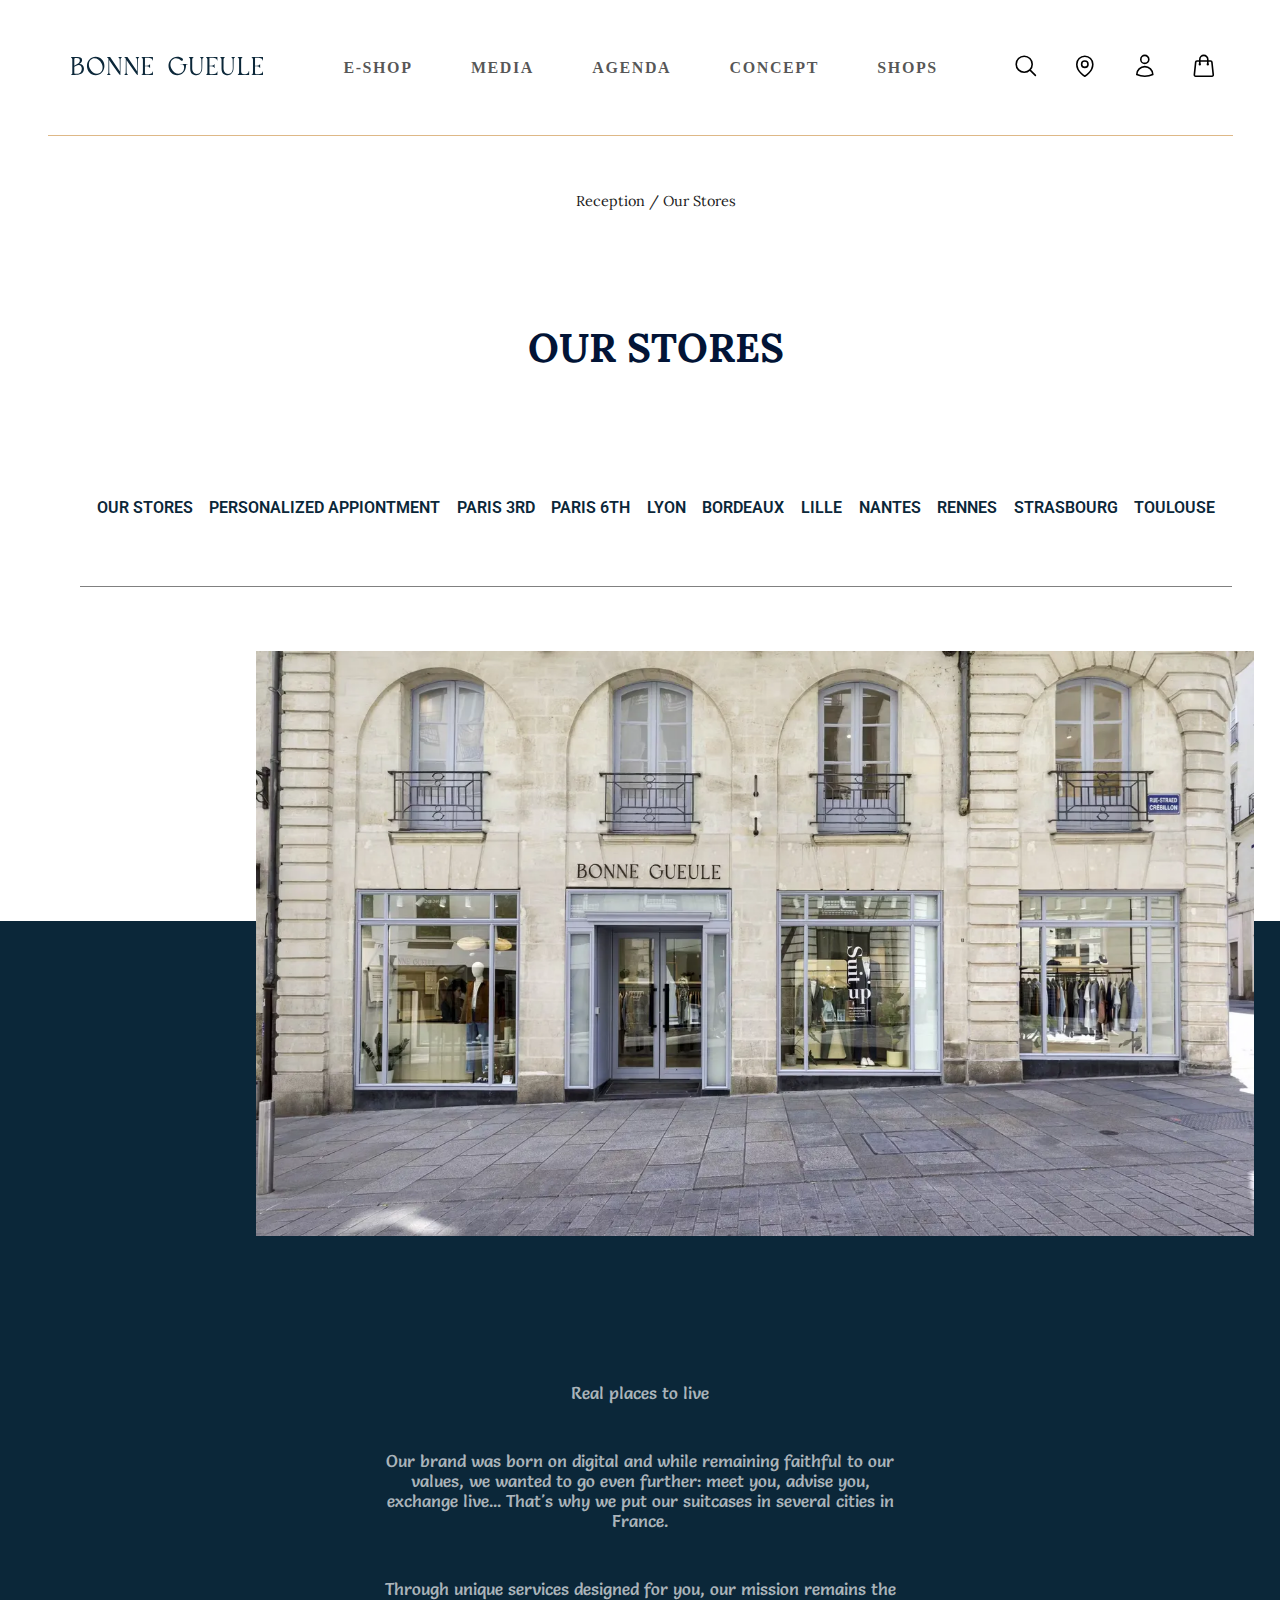
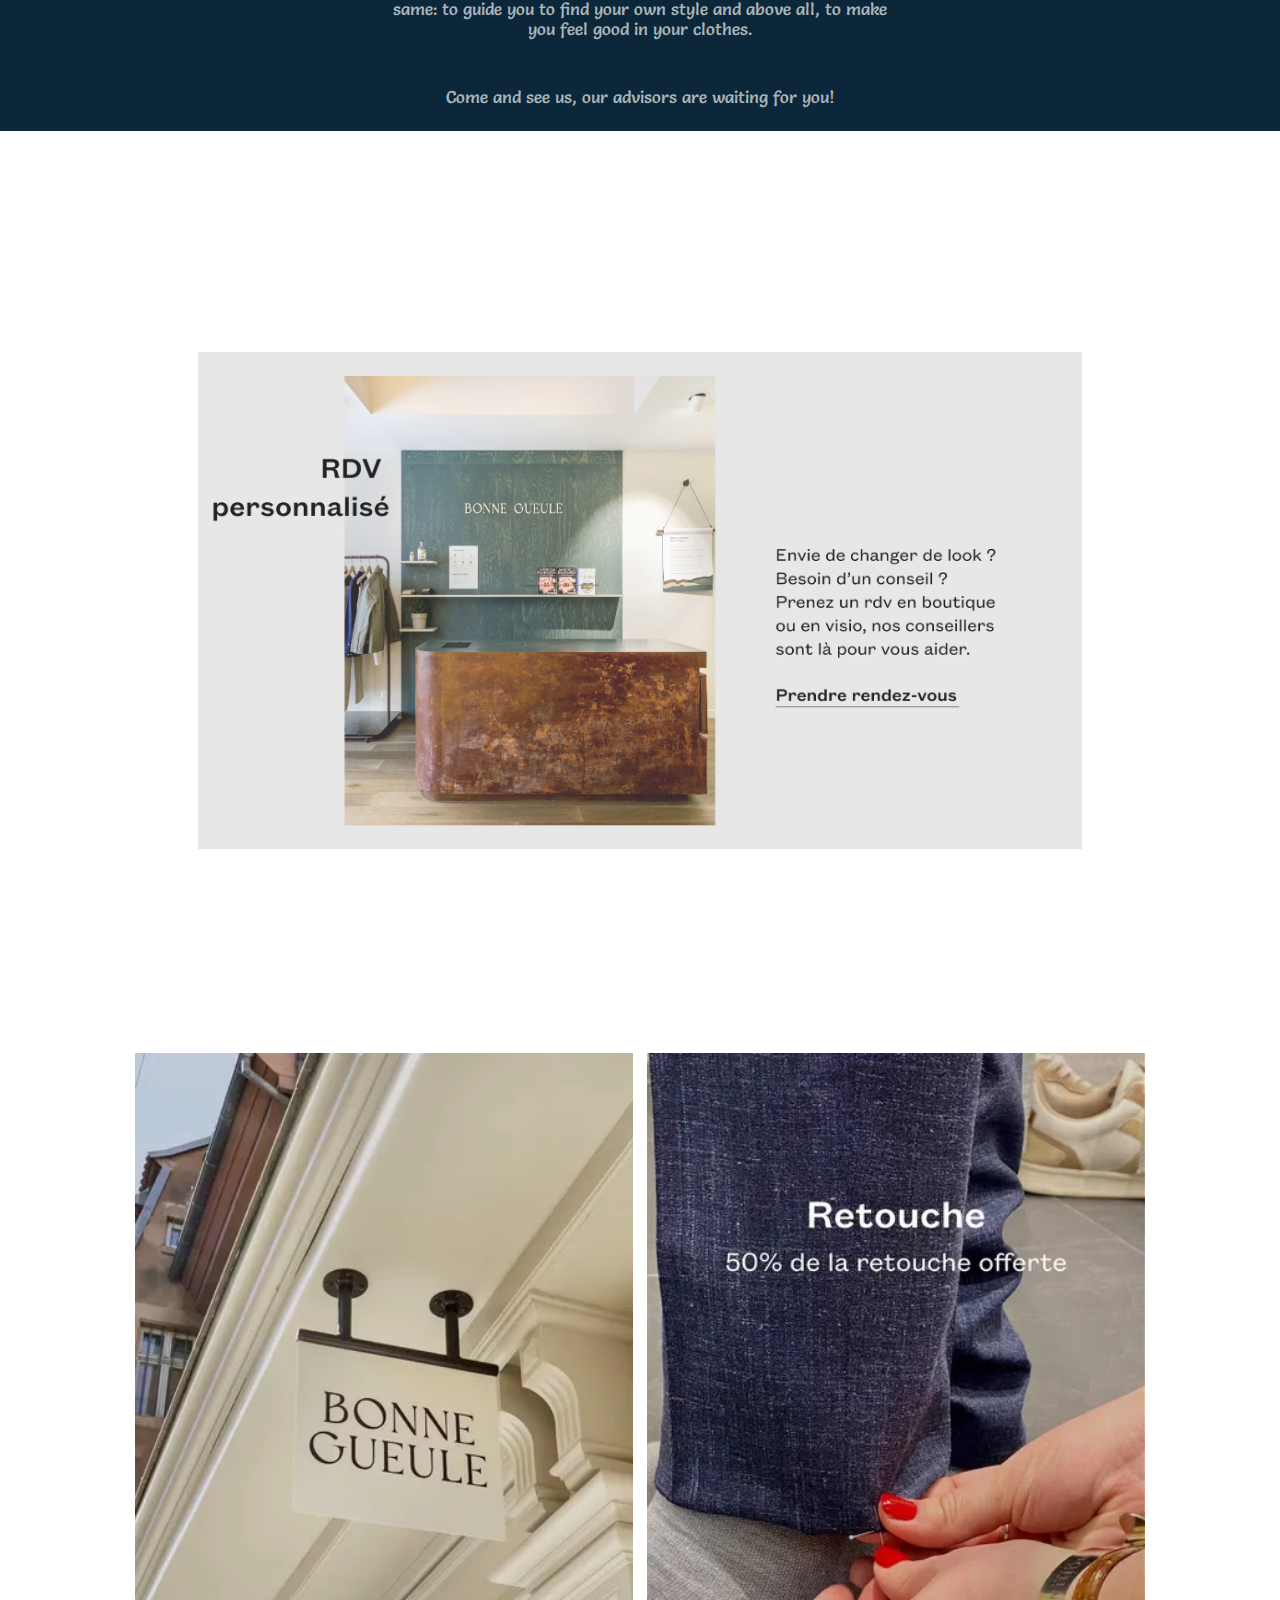
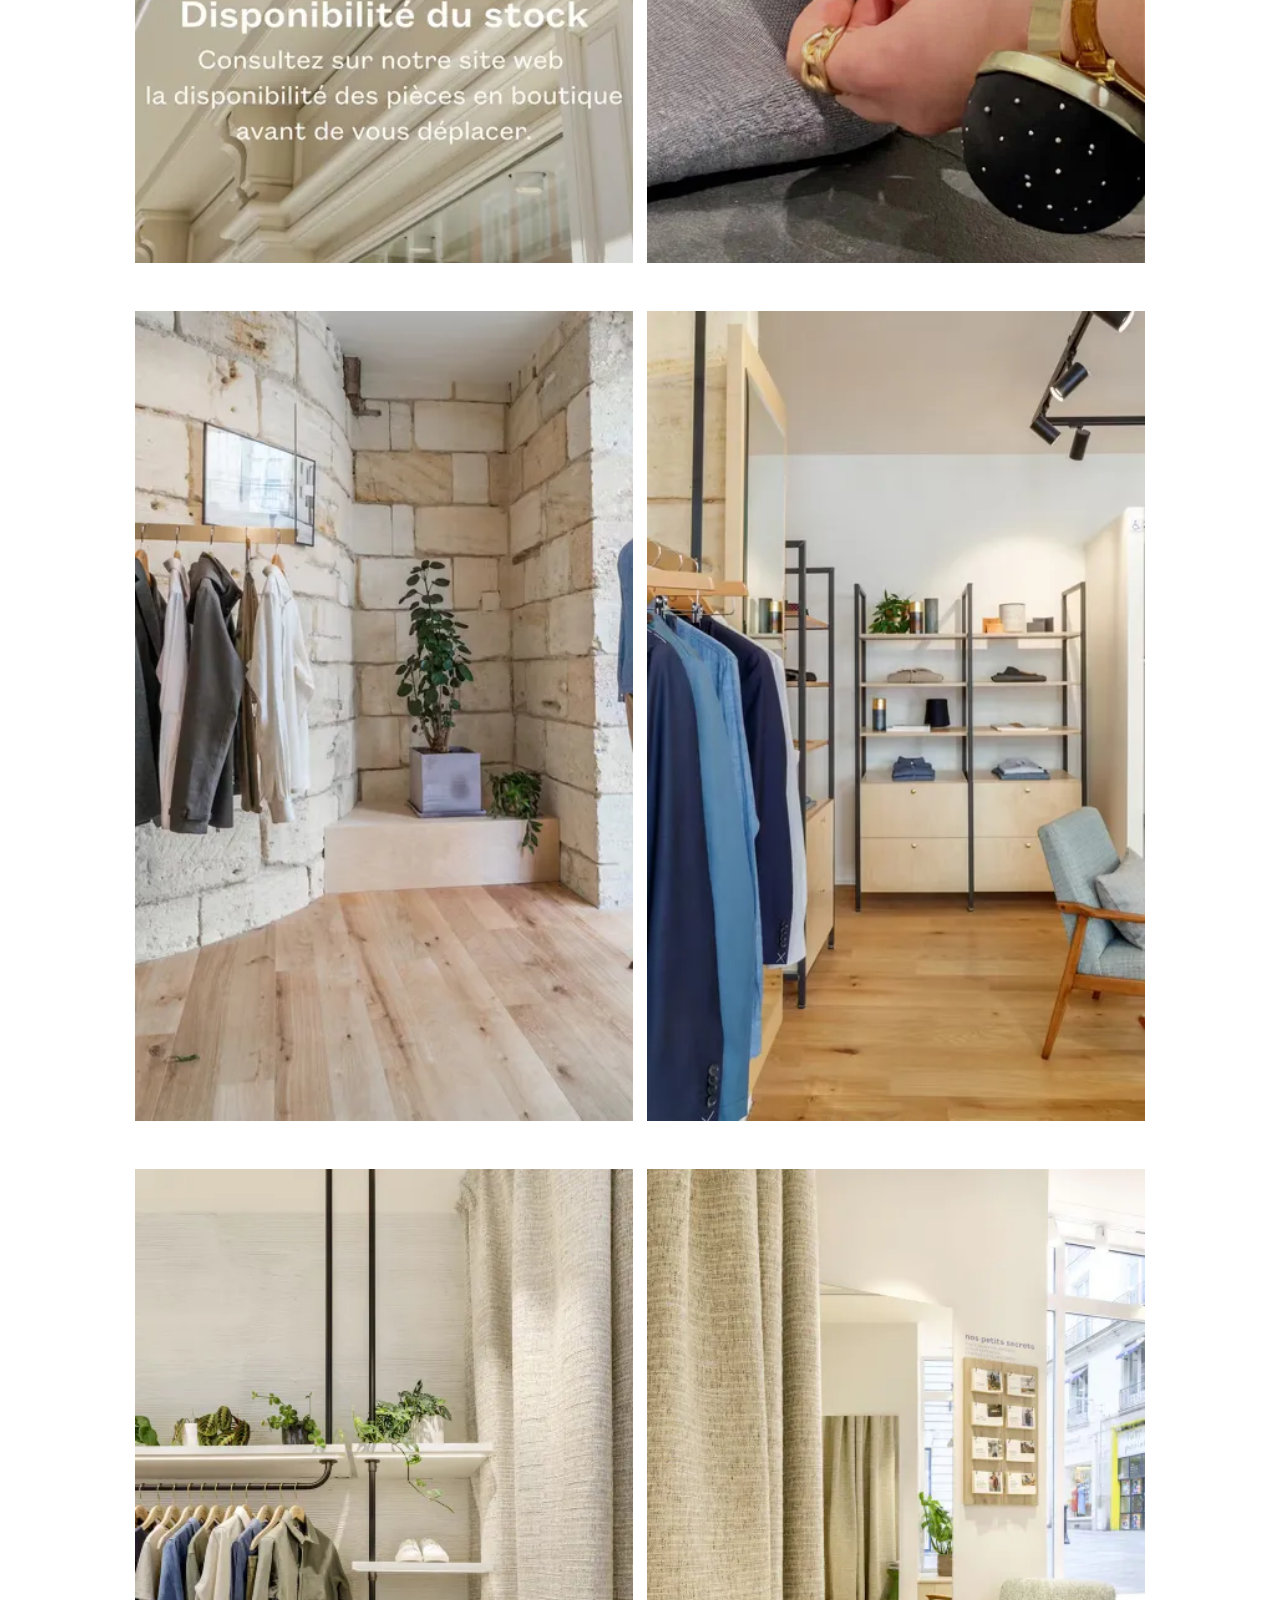
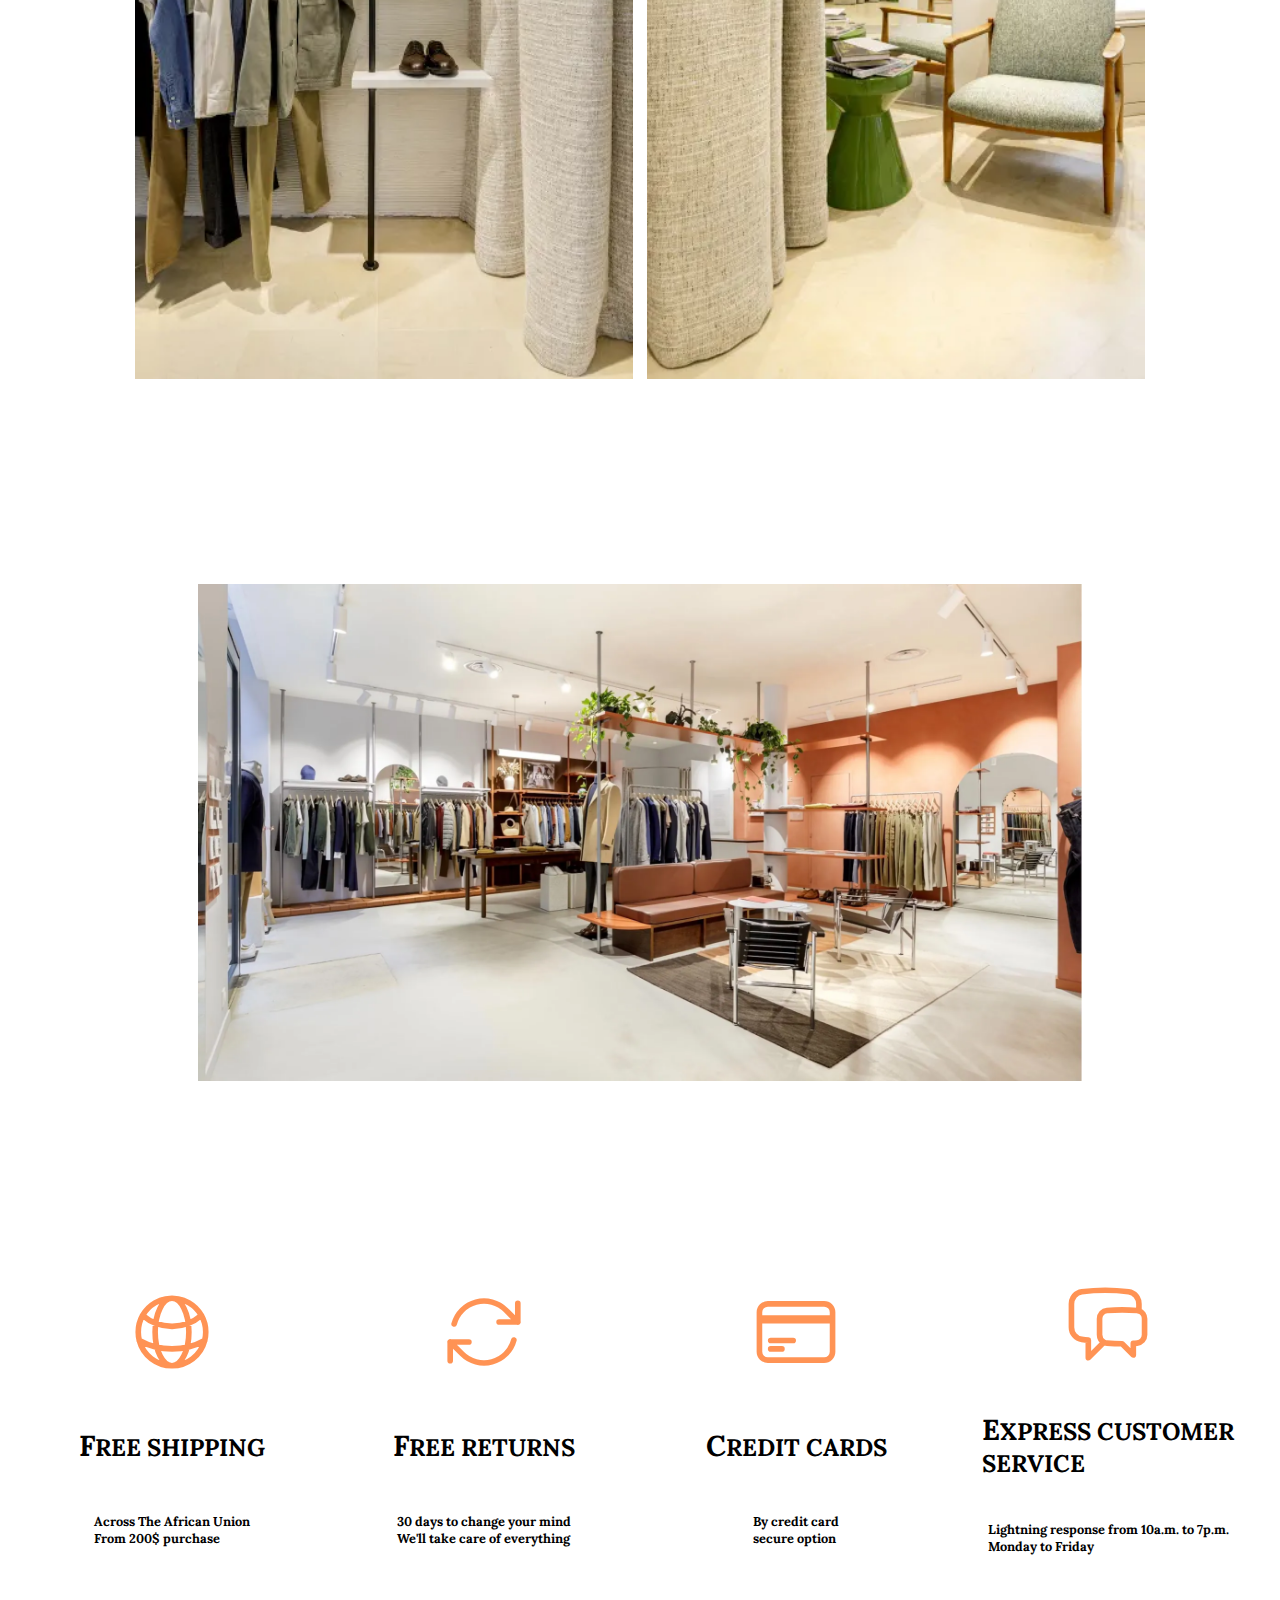
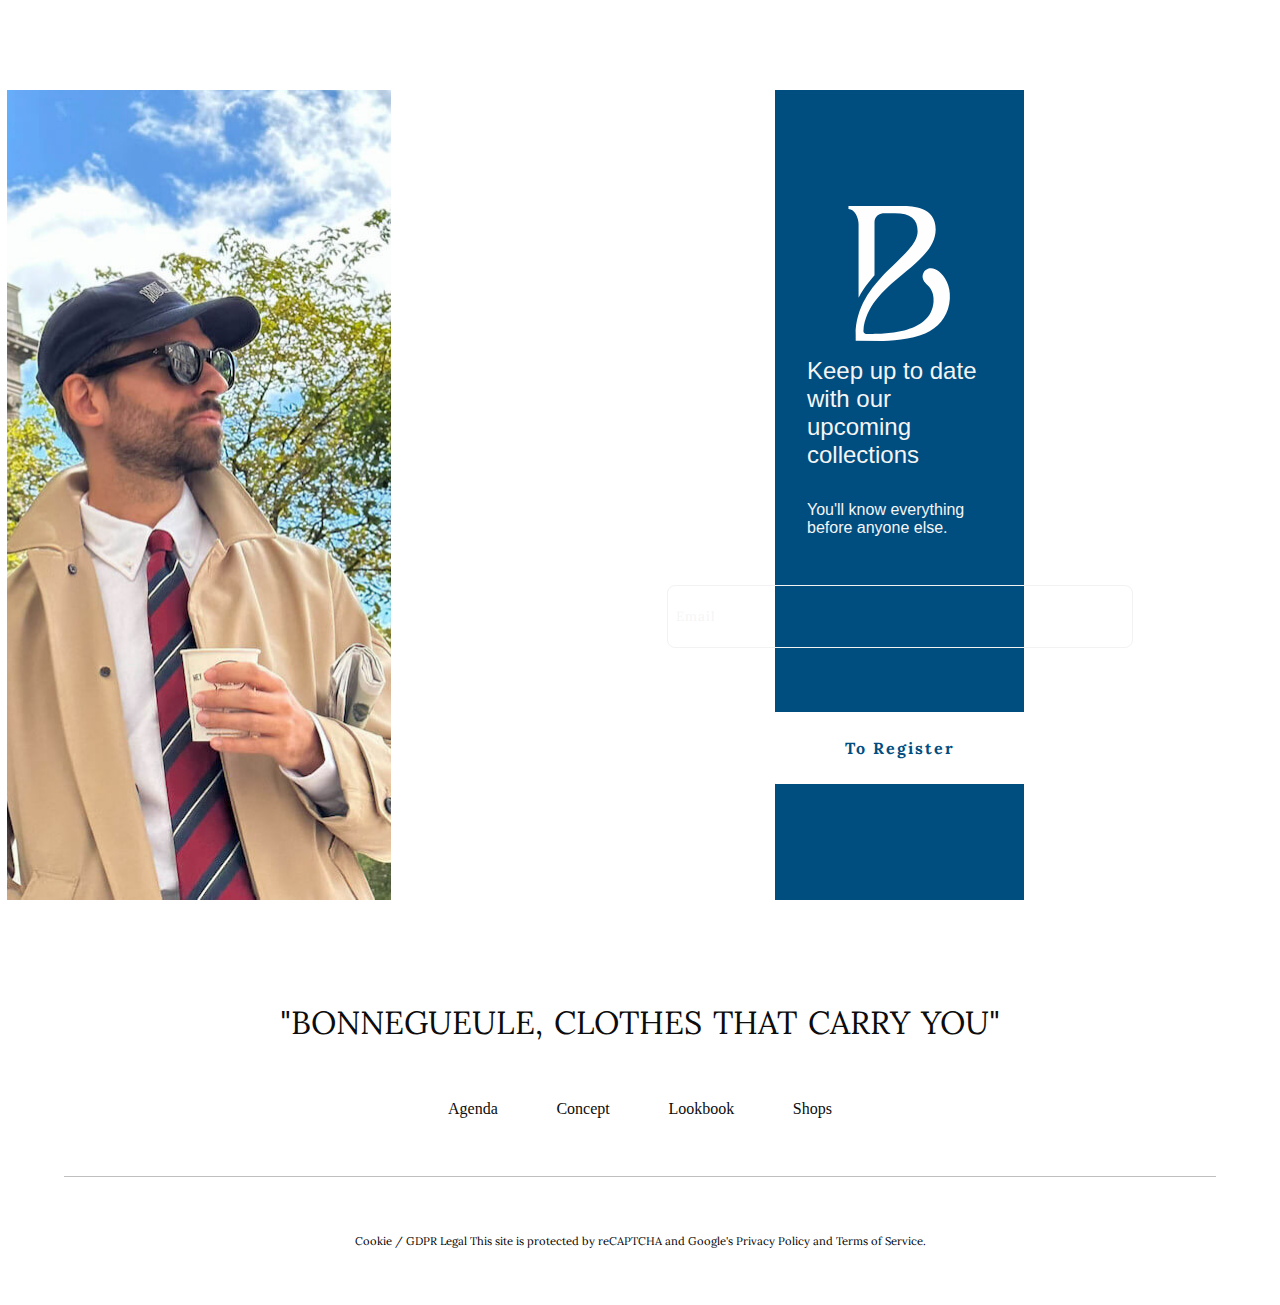
<file: shop.html>
<!DOCTYPE html>
<html lang="en">
<head>
    <meta charset="UTF-8">
    <meta name="viewport" content="width=device-width, initial-scale=1.0">
    <title>Bonne Gueule</title>
    <link rel="stylesheet" href="main.css" type="text/css" media="screen">
    <link rel="stylesheet" href="mobile.css" type="text/css" media="screen">
    <link rel="shortcut icon" href="secondary.svg" type="image/x-icon">
</head>
<body>
    <header>

        <button id="hamburger">
            <svg xmlns="http://www.w3.org/2000/svg" fill="none" viewBox="0 0 24 24" stroke-width="1.5" stroke="currentColor" class="w-6 h-6">
                <path stroke-linecap="round" stroke-linejoin="round" d="M3.75 6.75h16.5M3.75 12h16.5m-16.5 5.25h16.5" />
              </svg>
              
        </button>

        <div class="logo">
            <a href="./index.html">
                <img src="primary.svg" alt="" srcset="">
            </a>

        </div>
        <nav id='anchor'>
            <ul >
                <li id="linkEshop"> <a href="./Eshop.html"> E-SHOP </a></li>
                <li id="linkMedia"> <a href="./Media.html"> MEDIA </a></li>
                <li> <a href="./Agenda.html"> AGENDA </a></li>
                <li> <a href="./concept.html"> CONCEPT </a></li>
                <li> <a href="./shop.html"> SHOPS </a></li>
            </ul>
        </nav>

        <ul class="svg">

            <li id="search">
                
                    <svg  xmlns="http://www.w3.org/2000/svg" fill="none" viewBox="0 0 24 24" stroke-width="1.5"      stroke="currentColor" class="w-6 h-6">
                         <path stroke-linecap="round" stroke-linejoin="round" d="M21 21l-5.197-5.197m0 0A7.5 7.5 0 105.196 5.196a7.5 7.5 0 0010.607 10.607z" />
                    </svg>
    
            </li>

            <li id="location">
                    <svg xmlns="http://www.w3.org/2000/svg" fill="none" viewBox="0 0 24 24" stroke-width="1.5" stroke="currentColor" class="w-6 h-6">
                        <path stroke-linecap="round" stroke-linejoin="round" d="M15 10.5a3 3 0 11-6 0 3 3 0 016 0z" />
                        <path stroke-linecap="round" stroke-linejoin="round" d="M19.5 10.5c0 7.142-7.5 11.25-7.5 11.25S4.5 17.642 4.5 10.5a7.5 7.5 0 1115 0z" />
                      </svg>

            </li>

            <li id="login">
               
                    <svg xmlns="http://www.w3.org/2000/svg" fill="none" viewBox="0 0 24 24" stroke-width="1.5" stroke="currentColor" class="w-6 h-6">
                        <path stroke-linecap="round" stroke-linejoin="round" d="M15.75 6a3.75 3.75 0 11-7.5 0 3.75 3.75 0 017.5 0zM4.501 20.118a7.5 7.5 0 0114.998 0A17.933 17.933 0 0112 21.75c-2.676 0-5.216-.584-7.499-1.632z" />
                      </svg>
                                    
               
            </li>

            <li id="cart">

                    <svg xmlns="http://www.w3.org/2000/svg" fill="none" viewBox="0 0 24 24" stroke-width="1.5" stroke="currentColor" class="w-6 h-6">
                        <path stroke-linecap="round" stroke-linejoin="round" d="M15.75 10.5V6a3.75 3.75 0 10-7.5 0v4.5m11.356-1.993l1.263 12c.07.665-.45 1.243-1.119 1.243H4.25a1.125 1.125 0 01-1.12-1.243l1.264-12A1.125 1.125 0 015.513 7.5h12.974c.576 0 1.059.435 1.119 1.007zM8.625 10.5a.375.375 0 11-.75 0 .375.375 0 01.75 0zm7.5 0a.375.375 0 11-.75 0 .375.375 0 01.75 0z" />
                      </svg>
                      
                    
            </li>


        </ul>

    </header>

    <main>

                                <!--This is the mobile view search bar-->

        <div id="mobile-search">
            <input type="search" placeholder="Search">

            <button>

                <svg  xmlns="http://www.w3.org/2000/svg" fill="none" viewBox="0 0 24 24" stroke-width="1.5"      stroke="currentColor" class="w-6 h-6">
                            <path stroke-linecap="round" stroke-linejoin="round" d="M21 21l-5.197-5.197m0 0A7.5 7.5 0 105.196 5.196a7.5 7.5 0 0010.607 10.607z" />
                </svg>
            </button>

        </div>

        <!--This is the sections for the hover pages for links-->

        <!-- this the first hover link and it's sub sections-->
        <section id="media">

            <ul>
                <li id="LinkNews">  <a href="http://" target="_blank" rel="noopener noreferrer"> NEWS </a></li>
                <li id="StyleTips"> <a href="http://" target="_blank" rel="noopener noreferrer"> Style Tips </a></li>
                <li id="allGuides">  <a href="http://" target="_blank" rel="noopener noreferrer">All our guides</a></li>
                <li id="trends">  <a href="http://" target="_blank" rel="noopener noreferrer">Inspiration & Trends</a></li>
                <li id="fashions">  <a href="http://" target="_blank" rel="noopener noreferrer">The world of fashion</a></li>
                <li id="videos">  <a href="http://" target="_blank" rel="noopener noreferrer">Videos (and more)</a></li>
            </ul>

        </section>

        <section id="LinkNewsSection">
            <div class="newsLayout">
                <div class="FirstLink">
                    <a href="http://" target="_blank" rel="noopener noreferrer"> Our latest article</a>
                    <a href="http://" target="_blank" rel="noopener noreferrer"> Our Newsletter</a>
                    <a href="http://" target="_blank" rel="noopener noreferrer"> Our calender of outings</a>

                </div>

                <div class="space">

                </div>
                <div class="SecondLink">
                        <a href="http://" target="_blank" rel="noopener noreferrer"> Our Instagram</a>
                        <a href="http://" target="_blank" rel="noopener noreferrer"> Our Youtube channel </a>
                        <a href="http://" target="_blank" rel="noopener noreferrer"> Our TikTok channel</a>

                </div>

                <div class="space">

                </div>

                <div class="NewsImage">

            </div>

        <div class="spaceEnd">


        </div>
        <div class="empty">

        </div>
        <div class="empty">

        </div>

        <div class="NewsImageTwo">

        </div>

        </div>

        </section>

        <section id="StyleTipsSection"> 
            <div class="StyleLayout">

            <div class="linkOne">
            <a href="http://" target="_blank" rel="noopener noreferrer"> High </a>
            <a href="http://" target="_blank" rel="noopener noreferrer"> Jackets and Coats </a>
            <a href="http://" target="_blank" rel="noopener noreferrer"> Jeans, Trousers and Shorts </a>

            </div>

            <div class="space"> </div>


            <div class="linkTwo">
            <a href="http://" target="_blank" rel="noopener noreferrer"> Accessories </a>
            <a href="http://" target="_blank" rel="noopener noreferrer"> Fits and morphology </a>
            <a href="http://" target="_blank" rel="noopener noreferrer"> Colour Matching </a>

            </div>

            <div class="space"> </div>



            <div class="styleImage">

            </div>

            <div class="spaceEndStyle">  
            <a href="http://" target="_blank" rel="noopener noreferrer"> LEXICON </a>
            <a href="http://" target="_blank" rel="noopener noreferrer"> VIDEOS </a>
            <a href="http://" target="_blank" rel="noopener noreferrer"> PODCAST</a>
            <a href="http://" target="_blank" rel="noopener noreferrer"> LOOKS GALLARY</a>

            </div>


            <div class="linkThree">
            <a href="http://" target="_blank" rel="noopener noreferrer"> Homewears & Underwear</a>
            <a href="http://" target="_blank" rel="noopener noreferrer"> Shoes </a>

            </div>

            <div class="linkFour">
            <a href="http://" target="_blank" rel="noopener noreferrer"> Wear patterns</a>

            </div>

            <div class="styleImageTwo">

            </div>


            </div>


        </section>

        <section id="allGuidesSection">
            <div class="GuideLayout">

            </div>

         </section>

        <section id="trendsSection"> 
            <div class="TrendsLayout">

            </div>
            </section>

        <section id="fashionSection">
            <div class="FashionLayout">

            </div>

        </section>

            <!-- this the Second hover link and it's sub sections-->
        <section id="eShop">
            <div class="EshopLayout">

            <div class="linkOneEshop">
            <a href="http://" target="_blank" rel="noopener noreferrer"> High </a>
            <a href="http://" target="_blank" rel="noopener noreferrer"> Jackets and Coats </a>
            <a href="http://" target="_blank" rel="noopener noreferrer"> Jeans, Trousers and Shorts </a>

            </div>

            <div class="spaceEshop"> </div>


            <div class="linkTwoEshop">
            <a href="http://" target="_blank" rel="noopener noreferrer"> Accessories </a>
            <a href="http://" target="_blank" rel="noopener noreferrer"> Fits and morphology </a>
            <a href="http://" target="_blank" rel="noopener noreferrer"> Colour Matching </a>

            </div>

            <div class="spaceEshop"> </div>



            <div class="styleImageEshop">

            </div>

            <div class="spaceEndStyleEshop">  
            <a href="http://" target="_blank" rel="noopener noreferrer"> LEXICON </a>
            <a href="http://" target="_blank" rel="noopener noreferrer"> VIDEOS </a>
            <a href="http://" target="_blank" rel="noopener noreferrer"> PODCAST</a>
            <a href="http://" target="_blank" rel="noopener noreferrer"> LOOKS GALLARY</a>

            </div>


            <div class="linkThreeEshop">
            <a href="http://" target="_blank" rel="noopener noreferrer"> Homewears & Underwear</a>
            <a href="http://" target="_blank" rel="noopener noreferrer"> Shoes </a>

            </div>

            <div class="linkFourEshop">
            <a href="http://" target="_blank" rel="noopener noreferrer"> Wear patterns</a>

            </div>

            <div class="styleImageTwoEshop">

            </div>


            </div>

        </section>


        <!--This is the sections for the hover pages for links-->
        <div id="searchSection">
            <div class="searchContent">

                <button id="closeSearch">
                <svg xmlns="http://www.w3.org/2000/svg" fill="none" viewBox="0 0 24 24" stroke-width="1.5" stroke="currentColor" class="w-6 h-6">
                <path stroke-linecap="round" stroke-linejoin="round" d="M6 18L18 6M6 6l12 12" />
                </svg>

                </button>

                <input type="search" placeholder="Search">

                <button>

                <svg  xmlns="http://www.w3.org/2000/svg" fill="none" viewBox="0 0 24 24" stroke-width="1.5"      stroke="currentColor" class="w-6 h-6">
                <path stroke-linecap="round" stroke-linejoin="round" d="M21 21l-5.197-5.197m0 0A7.5 7.5 0 105.196 5.196a7.5 7.5 0 0010.607 10.607z" />
                </svg>
                </button>

            </div>

        </div>

        <div id="loginSection">

            <div class="form">
                <button id="closeLogin">
                <svg xmlns="http://www.w3.org/2000/svg" fill="none" viewBox="0 0 24 24" stroke-width="1.5" stroke="currentColor" class="w-6 h-6">
                <path stroke-linecap="round" stroke-linejoin="round" d="M6 18L18 6M6 6l12 12" />
                </svg>

                </button>

                <h2>Sign In</h2>

                <input type="email" placeholder="Email" required> <br>
                <input type="password" placeholder="Password*" required > <br>

                <button id="connect">
                CONNECTION
                </button> <br>

                <a href="#">Forgot Password?</a>
                <div id="option">
                <hr>
                <p>OR</p>
                <hr> 
                </div>

                <div class="socialLogin">
                <a href="">Facebook</a>
                <a href=""> Google </a>

                </div>

                <p id="checkIn">Don't have an account? 
                <a href="http://"> check in</a>
                </p>

            </div>

        </div>

        <div id="cartSection"> 
                <div class="cartHeader">
                <h2> My Cart </h2>
                <button id="closeCart">
                <svg xmlns="http://www.w3.org/2000/svg" fill="none" viewBox="0 0 24 24" stroke-width="1.5" stroke="currentColor" class="w-6 h-6">
                <path stroke-linecap="round" stroke-linejoin="round" d="M6 18L18 6M6 6l12 12" />
                </svg>

                </button>
            </div>

        </div>


        <!--This is an inherited element tags for the Agenda page-->

        <section class="Agenda-section-one">

            <div class="link-text">
                <a href="./index.html" target="_self" rel="noopener noreferrer"> Reception</a> 
                <span class="reset">/ Our Stores</span>
            </div>

            <h1>OUR STORES</h1>

            <div class="shop-links">
                <a href="">OUR STORES</a>
                <a href="">PERSONALIZED APPIONTMENT</a>
                <a href="">PARIS 3RD</a>
                <a href="">PARIS 6TH</a>
                <a href="">LYON</a>
                <a href="">BORDEAUX</a>
                <a href="">LILLE</a>
                <a href="">NANTES</a>
                <a href="">RENNES</a>
                <a href="">STRASBOURG</a>
                <a href="">TOULOUSE</a>
            </div>

        </section>

        
        <!--This is the element tags for the Shop page-->

        <section class="shop-section-one">

            <div class="shop-sub-section-one">
                <img src="shop-section-one.webp" alt="" srcset="">
            </div>
            

            <div class="shop-sub-section-two">
                <p>
                    Real places to live   
                </p>

                <p>
                    Our brand was born on digital and while remaining faithful to our values, we wanted to go even further: meet you, advise you, exchange live... That's why we put our suitcases in several cities in France.
                </p>

                <p>
                    Through unique services designed for you, our mission remains the same: to guide you to find your own style and above all, to make you feel good in your clothes.
                </p>

                <p>
                    Come and see us, our advisors are waiting for you!
                </p>



            </div>

        </section>    

        <div class="shop-section-one-main">
            <div class="shop-section-one-main-wrapper">



            </div>
        </div>

        <section class="shop-section-two">

            <div class="shop-section-two-wrapper">

                <div class="shop-content section-two-image-left">

                </div>

                <div class="shop-content section-two-image-right">

                </div>

            </div>

        </section>

        <section class="shop-section-three">

            <div class="shop-section-three-wrapper">

                <div class="shop-content section-three-image-left ">

                </div>

                <div class="shop-content  section-three-image-right">

                </div>

            </div>

        </section>

        <section class="shop-section-four">

            <div class="shop-section-four-wrapper">

                <div class="shop-content section-four-image-left ">

                </div>

                <div class="shop-content  section-four-image-right">

                </div>

            </div>

        </section>
      
        <section class="shop-section-five">

            <div class="shop-section-five-wrapper">



            </div>

        </section>





        <!-- This section was inherited from the index main page-->

        <section class="sectionThree">

            <a href="http://" target="_blank" rel="noopener noreferrer">
                <svg xmlns="http://www.w3.org/2000/svg" fill="none" viewBox="0 0 24 24" stroke-width="1.5"      stroke="currentColor" class="w-6 h-6">
                        <path stroke-linecap="round" stroke-linejoin="round" d="M12 21a9.004 9.004 0 008.716-6.747M12 21a9.004 9.004 0 01-8.716-6.747M12 21c2.485 0 4.5-4.03 4.5-9S14.485 3 12 3m0 18c-2.485 0-4.5-4.03-4.5-9S9.515 3 12 3m0 0a8.997 8.997 0 017.843 4.582M12 3a8.997 8.997 0 00-7.843 4.582m15.686 0A11.953 11.953 0 0112 10.5c-2.998 0-5.74-1.1-7.843-2.918m15.686 0A8.959 8.959 0 0121 12c0 .778-.099 1.533-.284 2.253m0 0A17.919 17.919 0 0112 16.5c-3.162 0-6.133-.815-8.716-2.247m0 0A9.015 9.015 0 013 12c0-1.605.42-3.113 1.157-4.418" />
                </svg>

                <h2>
                    FREE SHIPPING
                </h2>

                <p>
                Across The African Union <br>
                From 200$  purchase
                </p>


            </a>

            <a href="http://" target="_blank" rel="noopener noreferrer">
                <svg xmlns="http://www.w3.org/2000/svg" fill="none" viewBox="0 0 24 24" stroke-width="1.5" stroke="currentColor" class="w-6 h-6">
                <path stroke-linecap="round" stroke-linejoin="round" d="M16.023 9.348h4.992v-.001M2.985 19.644v-4.992m0 0h4.992m-4.993 0l3.181 3.183a8.25 8.25 0 0013.803-3.7M4.031 9.865a8.25 8.25 0 0113.803-3.7l3.181 3.182m0-4.991v4.99" />
                </svg>

                    <h2>
                    FREE RETURNS
                    </h2>

                <p>
                    30 days to change your mind <br>
                    We'll take care of everything
                </p>


            </a>

            <a href="http://" target="_blank" rel="noopener noreferrer">
                <svg xmlns="http://www.w3.org/2000/svg" fill="none" viewBox="0 0 24 24" stroke-width="1.5" stroke="currentColor" class="w-6 h-6">
                <path stroke-linecap="round" stroke-linejoin="round" d="M2.25 8.25h19.5M2.25 9h19.5m-16.5 5.25h6m-6 2.25h3m-3.75 3h15a2.25 2.25 0 002.25-2.25V6.75A2.25 2.25 0 0019.5 4.5h-15a2.25 2.25 0 00-2.25 2.25v10.5A2.25 2.25 0 004.5 19.5z" />
                </svg>

                <h2>
                    CREDIT CARDS
                </h2>

                <p>
                    By credit card <br>
                        secure option
                </p>


            </a>

            <a href="http://" target="_blank" rel="noopener noreferrer">

                <svg xmlns="http://www.w3.org/2000/svg" fill="none" viewBox="0 0 24 24" stroke-width="1.5" stroke="currentColor" class="w-6 h-6">
                <path stroke-linecap="round" stroke-linejoin="round" d="M20.25 8.511c.884.284 1.5 1.128 1.5 2.097v4.286c0 1.136-.847 2.1-1.98 2.193-.34.027-.68.052-1.02.072v3.091l-3-3c-1.354 0-2.694-.055-4.02-.163a2.115 2.115 0 01-.825-.242m9.345-8.334a2.126 2.126 0 00-.476-.095 48.64 48.64 0 00-8.048 0c-1.131.094-1.976 1.057-1.976 2.192v4.286c0 .837.46 1.58 1.155 1.951m9.345-8.334V6.637c0-1.621-1.152-3.026-2.76-3.235A48.455 48.455 0 0011.25 3c-2.115 0-4.198.137-6.24.402-1.608.209-2.76 1.614-2.76 3.235v6.226c0 1.621 1.152 3.026 2.76 3.235.577.075 1.157.14 1.74.194V21l4.155-4.155" />
                </svg>

                <h2>
                EXPRESS CUSTOMER <br> <span> SERVICE </span> 
                </h2>

                <p>
                    Lightning response from 10a.m. to 7p.m.  <br>
                    <span >Monday to Friday </span> 
                </p>


            </a>

        </section>

        <section class="sectionFour">
            <div class="container">

                <div class="sectionFourLeft"> 
                    <!-- This is the segment for the picture -->

                </div>

                <div class="sectionFourRight">
                    <div class="writeUp">
                        <svg width="127" height="169" viewBox="0 0 127 169" fill="none" xmlns="http://www.w3.org/2000/svg">
                            <path d="M113.366 81.9486C108.525 77.6231 101.024 76.1024 96.2847 80.4617C92.6706 83.7734 90.7272 90.1604 96.387 96.4459C99.5238 99.8928 107.536 105.536 106.513 119.932C103.717 159.437 47.1195 160.18 26.526 160.18H23.5597C19.5024 160.18 18.5819 157.848 18.7864 155.753C24.2417 95.0266 108.593 75.832 109.173 29.3663C109.514 1.0138 80.0895 0 67.7812 0H0V3.61588C8.01236 3.61588 12.6493 14.9366 12.6493 22.4387V114.728C14.4563 111.315 16.468 107.969 18.6841 104.59C22.946 98.1356 27.6853 92.2217 32.595 86.6797V20.9856C32.595 15.0718 35.6635 11.118 40.6755 9.73245C42.278 9.36073 43.8123 9.19176 45.0056 9.19176H58.03C77.771 9.19176 86.5676 16.6263 86.5676 31.6305C86.5676 64.2747 9.03522 91.1742 9.03522 161.903V168.831L43.5395 169C60.9621 169 87.2154 165.35 102.081 156.598C116.367 148.183 125.811 134.328 126.902 116.181C127.959 98.7101 120.254 88.0652 113.366 81.9486Z" fill="#fefefe"/>
                        </svg>
    
                        <h2>
                            Keep up to date with our upcoming collections
                        </h2>
    
                        <h4>You'll know everything before anyone else.</h4>
                    </div>

                    <div class="emailSubmit">
                        <input type="email" placeholder="Email" id="#" required>    
                        <button type="submit"> To Register  </button>
                    </div>

                </div>



            </div>


        </section>

        <section class="sectionFive">
            <h1>
                 "BonneGueule, clothes that carry you"
            </h1>

            <div class="footerLinks">
                <a href="./Agenda.html" target="_self" rel="noopener noreferrer"> Agenda</a>
                <a href="./concept.html" target="_self" rel="noopener noreferrer">Concept </a>
                <a href="#" target="_blank" rel="noopener noreferrer">Lookbook</a>
                <a href="#" target="_blank" rel="noopener noreferrer">Shops</a>
            </div>
            <div class="line"></div>

            <p>Cookie / GDPR
                  Legal
                 This site is protected by reCAPTCHA and Google's Privacy Policy and Terms of Service.
            </p>
        </section>

    </main>

    
    <script src="shop.js"></script>
    
</body>
</html>
</file>
<file: main.css>
@import url('https://fonts.googleapis.com/css2?family=Bodoni+Moda:ital,opsz,wght@0,6..96,400;0,6..96,500;0,6..96,600;0,6..96,700;1,6..96,400;1,6..96,500;1,6..96,600&family=Nanum+Myeongjo:wght@400;800&display=swap');
 @import url('https://fonts.googleapis.com/css2?family=Lora:ital,wght@0,400;0,500;1,500&display=swap');
 @import url('https://fonts.googleapis.com/css2?family=Roboto:wght@100;300;400&display=swap');
 @import url('https://fonts.googleapis.com/css2?family=Salsa&display=swap');




*{
    padding: 0px;
    margin: 0px;

}

header{
    position: sticky;
    top: 0px;
    display: flex;
    justify-content: space-around;
    align-items: center;
    width: 92.6%;
    height: 15vh;
    background-color:#fff;
    margin-left: 3rem;
    border-bottom: 1px solid burlywood;
}

body{
    width: 100%;
    height:99.9vh;
}

#hamburger{
    display:none;
}

#mobile-search{
    display: none;
}


.logo{
    width: 20%;
    display: flex;
    justify-content: center;
}

.logo img{
    width: 15vw;
    height: 10vh;

}


nav{
    width: 60%;

}

ul{
    display: flex;
    justify-content: space-evenly;
    align-items: center;
}
li{
    list-style-type: none;
}

li a{
    text-decoration: none;
    color: rgba(0, 0, 0, 0.678);
    font-family: Agency FB;
    font-weight: bolder;
    letter-spacing: 0.1rem;
}

li a:hover{
     color:  rgb(247, 185, 105);
    transition:all 0.5s ease 0s;
}

svg { 
    width: 2vw; 

}

.svg{
    width: 20%;
    display: flex;
    justify-content: space-around;
    align-items: center;
}

.svg li:hover{
    cursor:pointer ;
    color:rgb(247, 185, 105);
    transition:all 0.5s ease 0s;
}



/*This is the styling of first section */

.sectionOne{
    width: 100%;
    height: 100vh;
    background-color: #fff;
    display: grid;
    grid-template-columns: 1fr ;
    grid-template-rows: 1fr;
}

.sectionOne a{
    grid-column: span 1;
    grid-row: span 1;
    margin: 2rem;
    background-image: url("lookbook-sec-eight.webp");
    background-repeat: no-repeat;
    background-size: cover;
    background-position:center;
       
}

.sectionOne a:hover{
    box-shadow: 0px 0px 3px 3px rgba(0, 0, 0, 0.685);
    transition: all 0.5s ease-in-out 0s;
}



/*This is the styling of Second section */

.sectionTwo{
    width: 100%;
    height: 100vh;
    display: flex;
    justify-content: center;
    align-items: center;


}

.container{
    width: 100%;
    height: 90vh;
    display: grid;
    grid-template-columns: 60vw 1fr ;
    grid-template-rows: 1fr;
    margin: 2rem;
 

}

.sectionOneContent{
    grid-column: span 1;
    grid-row: span 1;
    background-image: url("boutiques.jpg");
    background-repeat: no-repeat;
    background-position: center;
    background-size:cover ;

}

.sectionTwoContent{
    grid-column: span 1;
    grid-row: span 1;
    background-color: rgba(128, 128, 128, 0.267);
    border-left: 1px solid white;
}


.sectionTwoContent h1{
    color: rgb(12, 12, 66);
    font-family: Bodoni Moda;
    font-size: 2.5rem;
    padding-top: 8rem;
    padding-left: 4rem;
    letter-spacing: 2px;
}

.sectionTwoContent p{
    padding-top: 2rem;
    padding-left: 4rem;
    font-size: 1.1rem;
    color: rgb(3, 3, 27);
    font-family: calibri;
    line-height: 1.8rem;

}

button{
    height: 8vh;
    width: 15vw;
    background-color: rgb(0, 77, 128);
    border-radius: 50px;
    color: white;
    font-family: Bodoni Moda;
    letter-spacing: 2px;
    padding: 0.2rem;
    border: 0px;
    margin-top: 1rem;
    margin-left: 4rem;
    font-weight: 900;
}

.appointmentButton{
    margin-top: 1rem;
    width: 20vw;
    font-weight: 900;
}

button:hover{
    background-color: rgb(1, 21, 34);
    transition: all 0.5s ease 0s;
    cursor: pointer;
}



/*This is the styling of Third section */
.sectionThree{
    height: 40vh;
    width:100%;
    display: flex;
    justify-content: space-evenly;
    align-items: center;

}


.sectionThree a{
    height: 40vh;
    width: 22vw;
    display: flex;
    flex-direction: column;
    justify-content: space-evenly;
    align-items: center;
    text-decoration: none;
    color: black;

}


.sectionThree a svg{
    color: rgba(255, 94, 0, 0.671) ;
    height: 10vh;
    width:10vw ;

}

.sectionThree a h2{
    font-family:Lora;
    font-size: 1.5rem;
}

.sectionThree a h2::first-letter{
    font-size: 1.8rem

}

.sectionThree a p{
    font-family:Lora;
    font-size: 0.8rem;
    font-weight: 900;
}

/*This is the styling of Fourth section */

.sectionFour{
    width: 100%;
    margin-top: 3rem;
    height: 100vh;
    display: flex;
    justify-content: center;
    align-items: center;
}

.sectionFour .SecFourContainer{
    width: 92%;
    height: 90vh;
    display: flex;
    justify-content: center;
    align-items: center;



}
.sectionFourLeft{
    width: 50%;
    height: 90vh;
    background-image: url("newsletter.jpg");
    background-position: center;
    background-repeat: no-repeat;
    background-size: cover;
}

.sectionFourRight{
    width: 50%;
    height: 90vh;
    background-color: rgb(0, 77, 128);
    display: flex;
    flex-direction: column;
    justify-content: center;
    align-items: center;
}

.writeUp, .emailSubmit{
    display: flex;
    flex-direction: column;
    justify-content: center;
    align-items: center;
    margin: 1rem;
    
}

.writeUp svg{
    height: 15vh;
    width: 8vw;

}

:where(.writeUp) :is(h2, h4){
    color: whitesmoke;
    font-family: Arial;
    font-weight: lighter;
    margin: 1rem;
}

.radio{
    color: whitesmoke;
    font-family: Arial;
    font-weight: lighter;

}

input[type="email"]{
    width: 35vw;
    height: 5vh;
    border: 1px solid rgb(243, 242, 242);
    background-color: transparent;
    padding: 0.5rem;
    border-radius: 8px;
    color: whitesmoke;
    font-family: Lora;
    letter-spacing: 1px;
    font-weight: light;
   
}

input[type="email"]:focus{
    background-color: whitesmoke;
    border: 1px solid black;
    color: black;
    outline:0px;
   
}

input[type="email"]::placeholder{
    color: whitesmoke;
    font-family: Lora;   
}

input[type="email"]:focus::placeholder{
    color: black;
    font-family: Lora;   
}

.emailSubmit button{
    width: 25vw;
    background-color: white;
    color: rgb(0, 77, 128);
    font-family: Lora;
    font-size: 1rem;
    margin-left: 0px;
    margin-top: 4rem;


}

.emailSubmit button:hover{
    border: 1px solid white;
    background-color: transparent;
    color: white;
    font-weight: lighter;
    transition: all 0.4 ease-in-out 0s ;

}


/*This is the styling of Fifth section */

.sectionFive{
    height: 40vh;
    width:100%;
    display: flex;
    justify-content: space-evenly;
    align-items: center;
    flex-direction: column;
}

.sectionFive h1{
    color: rgb(12, 12, 12);
    font-family: Lora;
    text-transform: uppercase;
    word-spacing: 0.2rem;
    font-weight: lighter;
}

.footerLinks{
    width: 30%;
    display: flex;
    justify-content: space-between;
    align-items: center;
}

.footerLinks a{
    text-decoration: none;
    color: rgb(12, 12, 12);
    font-family:Calibri;
}

.footerLinks a:hover{
    color:  rgb(247, 185, 105);
    transition: all 0.2s ease 0s;
}

.line{
    width: 90%;
    border: 0px;
    border-bottom: 1px solid rgba(128, 128, 128, 0.507);
}

.sectionFive p{
    font-size: 0.7rem;
    font-family:Lora;
}


/* This is the css styling for the various section of the Media main page */

.Media-section-one{
    display: grid;
    grid-template-columns: 1fr 1fr;
    grid-template-rows:1fr;
    width: 100%;
    height: 80vh;
    margin-bottom: 2rem;
}


.media-section-one-left, 
.media-section-one-right{
    grid-column: span 1;
    grid-row: span 1;
    background-color: #fff;
    margin: 2.5rem;
    display: grid;
    grid-template-columns: 1fr;
    grid-template-rows: 54vh 8vh 8vh 5vh ;
}

.media-section-one-left-image{
    grid-column: span 1;
    grid-row: span 1;
    background-image: url('media-section-one-left.webp');
    background-size: cover;
    background-position:top ;
    background-repeat: no-repeat;
    cursor: pointer;

}


.media-section-one-button, 
.media-section-two-button,
.media-section-three-button,
.media-section-four-button,
.media-section-five-button,
.media-section-six-button,
.media-section-seven-button,
.media-section-eight-button,
.media-section-nine-button{
    grid-column: span 1;
    grid-row: span 1;
}

.media-section-one-button button, 
.media-section-two-button button,
.media-section-three-button button,
.media-section-four-button button,
.media-section-five-button button,
.media-section-six-button button,
.media-section-seven-button button,
.media-section-eight-button button,
.media-section-nine-button button{
    width: 9vw;
    height: 5vh;
    margin: 0.8rem 0.2rem;
    background-color: transparent;
    border: 1px solid burlywood;
    color: rgb(92, 34, 7);
    font-family: calibri;
    text-align: center;
}

.media-section-one-button button:hover{ 
    background-color:rgb(184, 74, 11);
    border: 0px;
    color: whitesmoke;
}

.media-section-one-text, 
.media-section-two-text,
.media-section-three-text,
.media-section-four-text,
.media-section-five-text,
.media-section-six-text,
.media-section-seven-text,
.media-section-eight-text,
.media-section-nine-text{
    grid-column: span 1;
    grid-row: span 1;
    display: flex;
    justify-content: flex-start;
    align-items: center;

}

.media-section-one-text a,
.media-section-two-text a,
.media-section-three-text a,
.media-section-four-text a,
.media-section-five-text a,
.media-section-six-text a,
.media-section-seven-text a,
.media-section-eight-text a,
.media-section-nine-text a{
    color: rgb(2, 2, 37);
    font-size: 1.5rem;
    text-decoration: none;
    font-family: Lora;
    padding-left: 0.5rem;
}


.scales{
    grid-column: span 1;
    grid-row: span 1;
    display: flex;
    justify-content: flex-start;
    align-items: center;
    color: grey;
}

.scales svg{
    padding-left: 0.4rem;
    width: 1.5vw;
}

.media-section-one-right-image{
    grid-column: span 1;
    grid-row: span 1;
    background-image: url('media-section-one-right.webp');
    background-size: cover;
    background-position:top ;
    background-repeat: no-repeat;
    cursor: pointer;

}
                          /* This is the styling for the media section two*/

.Media-section-two{
    display: grid;
    grid-template-columns: 1fr 1fr 1fr;
    grid-template-rows:1fr;
    width: 100%;
    height: 60vh;
    margin-bottom: 2rem;

}

.media-section-two-left,
.media-section-two-middle, 
.media-section-two-right{
    grid-column: span 1;
    grid-row: span 1;
    background-color: #fff;
    margin: 1.5rem;
    display: grid;
    grid-template-columns: 1fr;
    grid-template-rows: 34vh 8vh 8vh 5vh ;
}

.media-section-two-left-image{
    grid-column: span 1;
    grid-row: span 1;
    background-image: url('media-section-two-left.webp');
    background-size: cover;
    background-position:top ;
    background-repeat: no-repeat;
    cursor: pointer;

}

.media-section-two-middle-image{
    grid-column: span 1;
    grid-row: span 1;
    background-image: url('media-section-two-middle.webp');
    background-size: cover;
    background-position:top ;
    background-repeat: no-repeat;
    cursor: pointer;

}

.media-section-two-right-image{
    grid-column: span 1;
    grid-row: span 1;
    background-image: url('media-section-two-right.webp');
    background-size: cover;
    background-position:top ;
    background-repeat: no-repeat;
    cursor: pointer;

}

.media-section-two-button button:hover{ 
    background-color:rgb(184, 74, 11);
    border: 0px;
    color: whitesmoke;
}




                    /* This is the styling for the media section Three*/

.Media-section-three{
    display: grid;
    grid-template-columns: 1fr 1fr 1fr;
    grid-template-rows:1fr;
    width: 100%;
    height: 60vh;
    margin-bottom: 2rem;

}

.media-section-three-left,
.media-section-three-middle, 
.media-section-three-right{
    grid-column: span 1;
    grid-row: span 1;
    background-color: #fff;
    margin: 1.5rem;
    display: grid;
    grid-template-columns: 1fr;
    grid-template-rows: 34vh 8vh 8vh 5vh ;
}

.media-section-three-left-image{
    grid-column: span 1;
    grid-row: span 1;
    background-image: url('media-section-three-left.webp');
    background-size: cover;
    background-position:top ;
    background-repeat: no-repeat;
    cursor: pointer;

}

.media-section-three-middle-image{
    grid-column: span 1;
    grid-row: span 1;
    background-image: url('media-section-three-middle.webp');
    background-size: cover;
    background-position:top ;
    background-repeat: no-repeat;
    cursor: pointer;

}

.media-section-three-right-image{
    grid-column: span 1;
    grid-row: span 1;
    background-image: url('media-section-three-right.webp');
    background-size: cover;
    background-position:top ;
    background-repeat: no-repeat;
    cursor: pointer;

}

.media-section-three-button button:hover{ 
    background-color:rgb(184, 74, 11);
    border: 0px;
    color: whitesmoke;
}


    /* This is the styling for the media section Four*/

.Media-section-four{
    display: grid;
    grid-template-columns: 1fr 1fr 1fr;
    grid-template-rows:1fr;
    width: 100%;
    height: 60vh;
    margin-bottom: 2rem;

}
    
.media-section-four-left,
.media-section-four-middle, 
.media-section-four-right{
    grid-column: span 1;
    grid-row: span 1;
    background-color: #fff;
    margin: 1.5rem;
    display: grid;
    grid-template-columns: 1fr;
    grid-template-rows: 34vh 8vh 8vh 5vh ;
}

.media-section-four-left-image{
    grid-column: span 1;
    grid-row: span 1;
    background-image: url('media-section-four-left.webp');
    background-size: cover;
    background-position:top ;
    background-repeat: no-repeat;
    cursor: pointer;

}

.media-section-four-middle-image{
    grid-column: span 1;
    grid-row: span 1;
    background-image: url('media-section-four-middle.webp');
    background-size: cover;
    background-position:top ;
    background-repeat: no-repeat;
    cursor: pointer;

}

.media-section-four-right-image{
    grid-column: span 1;
    grid-row: span 1;
    background-image: url('media-section-four-right.webp');
    background-size: cover;
    background-position:top ;
    background-repeat: no-repeat;
    cursor: pointer;

}

.media-section-four-button button:hover{ 
    background-color:rgb(184, 74, 11);
    border: 0px;
    color: whitesmoke;
}         


        /* This is the styling for the section five media */

.Media-section-five{
    display: grid;
    grid-template-columns: 1fr 1fr 1fr;
    grid-template-rows:1fr;
    width: 100%;
    height: 60vh;
    margin-bottom: 2rem;

}
    
.media-section-five-left,
.media-section-five-middle, 
.media-section-five-right{
    grid-column: span 1;
    grid-row: span 1;
    background-color: #fff;
    margin: 1.5rem;
    display: grid;
    grid-template-columns: 1fr;
    grid-template-rows: 34vh 8vh 8vh 5vh ;
}

.media-section-five-left-image{
    grid-column: span 1;
    grid-row: span 1;
    background-image: url('media-section-five-left.webp');
    background-size: cover;
    background-position:top ;
    background-repeat: no-repeat;
    cursor: pointer;

}

.media-section-five-middle-image{
    grid-column: span 1;
    grid-row: span 1;
    background-image: url('media-section-five-middle.webp');
    background-size: cover;
    background-position:top ;
    background-repeat: no-repeat;
    cursor: pointer;

}

.media-section-five-right-image{
    grid-column: span 1;
    grid-row: span 1;
    background-image: url('media-section-five-right.webp');
    background-size: cover;
    background-position:top ;
    background-repeat: no-repeat;
    cursor: pointer;

}

.media-section-five-button button:hover{ 
    background-color:rgb(184, 74, 11);
    border: 0px;
    color: whitesmoke;
}         



/* This is the styling for the section six media */

.Media-section-six{
    display: grid;
    grid-template-columns: 1fr 1fr 1fr;
    grid-template-rows:1fr;
    width: 100%;
    height: 60vh;
    margin-bottom: 2rem;

}
    
.media-section-six-left,
.media-section-six-middle, 
.media-section-six-right{
    grid-column: span 1;
    grid-row: span 1;
    background-color: #fff;
    margin: 1.5rem;
    display: grid;
    grid-template-columns: 1fr;
    grid-template-rows: 34vh 8vh 8vh 5vh ;
}

.media-section-six-left-image{
    grid-column: span 1;
    grid-row: span 1;
    background-image: url('media-section-six-left.webp');
    background-size: cover;
    background-position:top ;
    background-repeat: no-repeat;
    cursor: pointer;

}

.media-section-six-middle-image{
    grid-column: span 1;
    grid-row: span 1;
    background-image: url('media-section-six-middle.webp');
    background-size: cover;
    background-position:top ;
    background-repeat: no-repeat;
    cursor: pointer;

}

.media-section-six-right-image{
    grid-column: span 1;
    grid-row: span 1;
    background-image: url('media-section-six-right.webp');
    background-size: cover;
    background-position:top ;
    background-repeat: no-repeat;
    cursor: pointer;

}

.media-section-six-button button:hover{ 
    background-color:rgb(184, 74, 11);
    border: 0px;
    color: whitesmoke;
}

/* This is the styling for the section seven media */

.Media-section-seven{
    display: grid;
    grid-template-columns: 1fr 1fr 1fr;
    grid-template-rows:1fr;
    width: 100%;
    height: 60vh;
    margin-bottom: 2rem;

}
    
.media-section-seven-left,
.media-section-seven-middle, 
.media-section-seven-right{
    grid-column: span 1;
    grid-row: span 1;
    background-color: #fff;
    margin: 1.5rem;
    display: grid;
    grid-template-columns: 1fr;
    grid-template-rows: 34vh 8vh 8vh 5vh ;
}

.media-section-seven-left-image{
    grid-column: span 1;
    grid-row: span 1;
    background-image: url('media-section-seven-left.webp');
    background-size: cover;
    background-position:top ;
    background-repeat: no-repeat;
    cursor: pointer;

}

.media-section-seven-middle-image{
    grid-column: span 1;
    grid-row: span 1;
    background-image: url('media-section-seven-middle.webp');
    background-size: cover;
    background-position:top ;
    background-repeat: no-repeat;
    cursor: pointer;

}

.media-section-seven-right-image{
    grid-column: span 1;
    grid-row: span 1;
    background-image: url('media-section-seven-right.webp');
    background-size: cover;
    background-position:top ;
    background-repeat: no-repeat;
    cursor: pointer;

}

.media-section-seven-button button:hover{ 
    background-color:rgb(184, 74, 11);
    border: 0px;
    color: whitesmoke;
}       


/* This is the styling for the section eight media */

.Media-section-eight{
    display: grid;
    grid-template-columns: 1fr 1fr 1fr;
    grid-template-rows:1fr;
    width: 100%;
    height: 60vh;
    margin-bottom: 2rem;

}
    
.media-section-eight-left,
.media-section-eight-middle, 
.media-section-eight-right{
    grid-column: span 1;
    grid-row: span 1;
    background-color: #fff;
    margin: 1.5rem;
    display: grid;
    grid-template-columns: 1fr;
    grid-template-rows: 34vh 8vh 8vh 5vh ;
}

.media-section-eight-left-image{
    grid-column: span 1;
    grid-row: span 1;
    background-image: url('media-section-eight-left.webp');
    background-size: cover;
    background-position:top ;
    background-repeat: no-repeat;
    cursor: pointer;

}

.media-section-eight-middle-image{
    grid-column: span 1;
    grid-row: span 1;
    background-image: url('media-section-eight-middle.webp');
    background-size: cover;
    background-position:top ;
    background-repeat: no-repeat;
    cursor: pointer;

}

.media-section-eight-right-image{
    grid-column: span 1;
    grid-row: span 1;
    background-image: url('media-section-eight-right.webp');
    background-size: cover;
    background-position:top ;
    background-repeat: no-repeat;
    cursor: pointer;

}

.media-section-eight-button button:hover{ 
    background-color:rgb(184, 74, 11);
    border: 0px;
    color: whitesmoke;
}


/* This is the styling for the section nine media */

.Media-section-nine{
    display: grid;
    grid-template-columns: 1fr 1fr 1fr;
    grid-template-rows:1fr;
    width: 100%;
    height: 60vh;
    margin-bottom: 2rem;

}
    
.media-section-nine-left,
.media-section-nine-middle, 
.media-section-nine-right{
    grid-column: span 1;
    grid-row: span 1;
    background-color: #fff;
    margin: 1.5rem;
    display: grid;
    grid-template-columns: 1fr;
    grid-template-rows: 34vh 8vh 8vh 5vh ;
}

.media-section-nine-left-image{
    grid-column: span 1;
    grid-row: span 1;
    background-image: url('media-section-nine-left.webp');
    background-size: cover;
    background-position:top ;
    background-repeat: no-repeat;
    cursor: pointer;

}

.media-section-nine-middle-image{
    grid-column: span 1;
    grid-row: span 1;
    background-image: url('media-section-nine-middle.webp');
    background-size: cover;
    background-position:top ;
    background-repeat: no-repeat;
    cursor: pointer;

}

.media-section-nine-right-image{
    grid-column: span 1;
    grid-row: span 1;
    background-image: url('media-section-nine-right.webp');
    background-size: cover;
    background-position:top ;
    background-repeat: no-repeat;
    cursor: pointer;

}

.media-section-nine-button button:hover{ 
    background-color:rgb(184, 74, 11);
    border: 0px;
    color: whitesmoke;
}


                            /*This is the styling of HOVER section for the various links */


/* This is  the styling for the Media MouseOver */
#media{
    display: none;
    height: 10.2vh;
    justify-content: center;
    align-items: center;
    position:absolute;
    top: 15vh;
    left: 0vw;
    width: 100%;
    background-color:rgb(247, 185, 105);
}

#media ul{
    width: 100%;
    height: 5vh;
    display: flex;
    justify-content: space-evenly;
    align-items: center;

}

#media ul li a{
    color: whitesmoke;
    text-decoration: none;
    font-family: Agency FB;
    font-weight: light;
    font-size: 1.2rem;
}

#media li a:hover{
    transition: all 1   s ease 0s;
    color: rgba(245, 245, 245, 0.692);
}

/* This is  the styling for the Media sub section News MouseOver */

#LinkNewsSection{
    display: none;
    justify-content: center;
    align-items: center;
    position:absolute;
    top: 25.2vh;
    left: 0vw;
    width: 100%;
    height: 74.8vh;
    background-color:white;
}

.newsLayout{
    margin-top: 3vh;
    width: 100%;
    height: 50.8vh;
    row-gap: 1rem;
    display: grid;
    grid-template-columns: 17vw 5vw 17vw 5vw 40vw 16vw;
    grid-template-rows:1fr 1fr ;

}

.FirstLink, .SecondLink, .empty{
    grid-column: span 1;
    grid-row: span 1;
    display: flex;
    justify-content: space-evenly;
    flex-direction: column;
    align-items: center  ;

}

:where(.FirstLink, .SecondLink) :is(a){
    color: rgba(37, 37, 37, 0.829);
    text-decoration: none;
    font-size: 1rem;
    align-self: baseline;
    padding-left: 2rem;
    font-family:Lora;
}


:where(.FirstLink, .SecondLink) :is(a:hover){
    color: rgba(15, 13, 13, 0.829);


}

.space{
    grid-column: span 1;
    grid-row: span 2;
}

.NewsImage{
    grid-column: span 1;
    grid-row: span 1;
    background-image: url("Slider\ man.jpg");
    background-size: contain;
    background-position: center;
    background-repeat: no-repeat;

}

.NewsImageTwo{
    grid-column: span 1;
    grid-row: span 1;
    background-image: url("Slider\ cloth.jpeg");
    background-size: contain;
    background-position: center;
    background-repeat: no-repeat;

}

.spaceEnd{
    grid-column: span 1;
    grid-row: span 2;
    border-left: 1px solid rgba(128, 128, 128, 0.527);
}


/* This is  the styling for the Media sub section Style MouseOver */

#StyleTipsSection{
    display: none;
    justify-content: center;
    align-items: center;
    position:absolute;
    top: 25.2vh;
    left: 0vw;
    width: 100%;
    height: 74.8vh;
    background-color:#fff;
    overflow: hidden;

}

.StyleLayout{
    margin-top: 3vh;
    width: 100%;
    height: 50.8vh;
    row-gap: 1rem;
    display: grid;
    grid-template-columns: 17vw 5vw 17vw 5vw 40vw 16vw;
    grid-template-rows:1fr 1fr ;

}

.linkOne{
    grid-column: span 1;
    grid-row: span 1;
    display: flex;
    justify-content: space-evenly;
    flex-direction: column;
    align-items: center ;

}

.linkTwo{
    grid-column: span 1;
    grid-row: span 1;
    display: flex;
    justify-content: space-evenly;
    flex-direction: column;
    align-items: center ;

}

:where(.linkOne, .linkTwo, .linkThree, .linkFour) :is(a){
    align-self: baseline;
    padding: 0.4rem;
    text-decoration: none;
    color: rgb(48, 46, 46);
    font-family: Lora;
    font-weight:light;
}

:where(.linkOne, .linkTwo, .linkThree, .linkFour) :is(a:hover){
    transition:all 0.3s ease 0s;
    color: rgb(236, 180, 106);
}


.styleImage{
    grid-column: span 1;
    grid-row: span 1;
    background-image:url('style1.jpeg');
    background-repeat:no-repeat;
    background-size: cover;
    margin-right: 1rem;
}

.spaceEndStyle{
    grid-column: span 1;
    grid-row: span 2;
    border-left: 1px solid rgba(128, 128, 128, 0.527);
    display: flex;
    justify-content: space-evenly;
    flex-direction: column;
    align-items: center ;
    
}

.spaceEndStyle a{
    padding: 0.4rem;
    text-decoration: none;
    color: rgb(48, 46, 46);
    font-family: Lora;
    font-weight:500;
}


.spaceEndStyle a:hover{
    transition:all 0.3s ease 0s;
    color: rgb(236, 180, 106);
}

.linkThree{
    grid-column: span 1;
    grid-row: span 1;
    display: flex;
    justify-content:left;
    flex-direction: column;
    align-items: center ;
}

.linkFour{
    grid-column: span 1;
    grid-row: span 1;
    display: flex;
    justify-content: flex-start;
    flex-direction: column;
    align-items: center ;
}

.styleImageTwo{
    grid-column: span 1;
    grid-row: span 1;
    background-image:url('style2.jpeg');
    background-repeat:no-repeat;
    background-size: cover;
    margin-right: 1rem;
}

/* This is  the styling for the Media sub section All Guides MouseOver */

#allGuidesSection{
    display: none;
    justify-content: center;
    align-items: center;
    position:absolute;
    top: 25.2vh;
    left: 0vw;
    width: 100%;
    height: 74.8vh;
    background-color:#fff;
    overflow: hidden;
}

.GuideLayout{
    margin-top: 3vh;
    width: 100%;
    height: 50.8vh;
    row-gap: 1rem;
    display: grid;
    grid-template-columns: 17vw 5vw 17vw 5vw 40vw 16vw;
    grid-template-rows:1fr 1fr ;

}


/* This is  the styling for the Media sub section Trends MouseOver */

#trendsSection{
    display: none;
    justify-content: center;
    align-items: center;
    position:absolute;
    top: 25.2vh;
    left: 0vw;
    width: 100%;
    height: 74.8vh;
    background-color:#fff;
    overflow: hidden;

}

.TrendsLayout{
    margin-top: 3vh;
    width: 100%;
    height: 50.8vh;
    row-gap: 1rem;
    display: grid;
    grid-template-columns: 17vw 5vw 17vw 5vw 40vw 16vw;
    grid-template-rows:1fr 1fr ;

}

/* This is  the styling for the Media sub section Fashions MouseOver */

#fashionSection{
    display: none;
    justify-content: center;
    align-items: center;
    position:absolute;
    top: 25.2vh;
    left: 0vw;
    width: 100%;
    height: 74.8vh;
    background-color:#fff;
    overflow: hidden;
}

.FashionLayout{
    margin-top: 3vh;
    width: 100%;
    height: 50.8vh;
    row-gap: 1rem;
    display: grid;
    grid-template-columns: 17vw 5vw 17vw 5vw 40vw 16vw;
    grid-template-rows:1fr 1fr ;
}


/* This is  the styling for the E-Shop MouseOver */

#eShop{
    transition: all 1s ease-in-out 0s;
    display: none;
    height: 75vh;
    position:absolute;
    top: 15vh;
    left: 0vw;
    width: 100%;
    background-color:rgb(255, 255, 255);

}

.EshopLayout{
        margin-top: 0vh;
        width: 100%;
        height: 75vh;
        row-gap: 1rem;
        display: grid;
        grid-template-columns: 17vw 5vw 17vw 5vw 40vw 16vw;
        grid-template-rows:1fr 1fr 1fr;
    
}

.linkOneEshop{
    grid-column: span 1;
    grid-row: span 1;
    display: flex;
    justify-content: space-evenly;
    flex-direction: column;
    align-items: center ;

}

.spaceEshop{
    grid-column: span 1;
    grid-row: span 3;

}

.linkTwoEshop{
    grid-column: span 1;
    grid-row: span 1;
    display: flex;
    justify-content: space-evenly;
    flex-direction: column;
    align-items: center ;

}

:where(.linkOneEshop, .linkTwoEshop, .linkThreeEshop, .linkFourEshop) :is(a){
    align-self: baseline;
    padding: 0.4rem;
    text-decoration: none;
    color: rgb(48, 46, 46);
    font-family: Lora;
    font-weight:light;
}

:where(.linkOneEshop, .linkTwoEshop, .linkThreeEshop, .linkFourEshop) :is(a:hover){
    transition:all 0.3s ease 0s;
    color: rgb(236, 180, 106);
}


.styleImageEshop{
    grid-column: span 1;
    grid-row: span 1;
    background-image:url('style1.jpeg');
    background-repeat:no-repeat;
    background-size: cover;
    margin-right: 1rem;
}

.spaceEndStyleEshop{
    grid-column: span 1;
    grid-row: span 2;
    border-left: 1px solid rgba(128, 128, 128, 0.527);
    display: flex;
    justify-content: space-evenly;
    flex-direction: column;
    align-items: center ;
    
}

.spaceEndStyleEshop a{
    padding: 0.4rem;
    text-decoration: none;
    color: rgb(48, 46, 46);
    font-family: Lora;
    font-weight:500;
    
}


.spaceEndStyleEshop a:hover{
    transition:all 0.3s ease 0s;
    color: rgb(236, 180, 106);
}

.linkThreeEshop{
    grid-column: span 1;
    grid-row: span 1;
    display: flex;
    justify-content:left;
    flex-direction: column;
    align-items: center ; 

}

.linkFourEshop{
    grid-column: span 1;
    grid-row: span 1;
    display: flex;
    justify-content: flex-start;
    flex-direction: column;
    align-items: center ;
}

.styleImageTwoEshop{
    grid-column: span 1;
    grid-row: span 1;
    background-image:url('style2.jpeg');
    background-repeat:no-repeat;
    background-size: cover;
    margin-right: 1rem;
}

    


/* This is the css styling for the various section of the Eshop main page */

.Eshop-section-one{
    width: 100%;
    height: 100vh;
    background-color: #fff;
    display: grid;
    grid-template-columns: 1fr ;
    grid-template-rows: 1fr;
}

.Eshop-section-one a{
    grid-column: span 1;
    grid-row: span 1;
    background-image: url("Eshop-main.jpeg");
    background-repeat: no-repeat;
    background-size: cover;
    background-position: top;
    margin:1rem 3rem;
    display: flex;
    justify-content: center;
    align-items: flex-end;
    text-decoration: none;
    
}

.Eshop-section-one a:hover{
    transition:all 0.5s ease-in-out 0s;
    background-image: url("Eshop-hover.jpeg");
    background-repeat: no-repeat;
    background-size: cover;
    background-position: top;

}

.Eshop-section-one a button{
    margin: 7rem 0rem;
    font-family: Arial;
    
}

.Eshop-section-two{
    width: 100%;
    height: 100vh;
    background-color: #fff;
    display: grid;
    grid-template-columns: 1fr ;
    grid-template-rows: 1fr;
}

.Eshop-section-two a{
    grid-column: span 1;
    grid-row: span 1;
    background-image: url("Eshop-two-main.webp");
    background-repeat: no-repeat;
    background-size: cover;
    background-position: top;
    margin:1rem 3rem;
    display: flex;
    justify-content: center;
    align-items: flex-end;
    text-decoration: none;
    
}

.Eshop-section-two a:hover{
    transition:all 0.5s ease-in-out 0s;
    background-image: url("Eshop-two-hover.webp");
    background-repeat: no-repeat;
    background-size: cover;
    background-position: top;

}

.Eshop-section-two a button{
    margin: 7rem 0rem;
    font-family: Arial;
    width: 25vw;
    
}

.Eshop-section-three , .Eshop-section-four{
    width: 100%;
    height: 100vh;
    background-color: #fff;
    display: grid;
    grid-template-columns: 1fr 1fr;
    grid-template-rows: 1fr;
    gap: 3rem;
}

.Eshop-section-three a, .Eshop-section-four a{
    grid-column: span 1;
    grid-row: span 1;
    margin-top: 1rem;
    
      
}

.Eshop-section-three a:hover{
    box-shadow: 0px 0px 3px 3px rgba(0, 0, 0, 0.685);
    transition: all 0.5s ease-in-out 0s;
}

.spaceOne{
    margin-left: 3rem;
    margin-bottom: 1rem;
}

.spaceTwo{
    margin-right: 3rem;
    margin-bottom: 1rem;
}

.Eshop-threeContent-one{
    background-image: url("Eshop-three-left.webp");
    background-repeat: no-repeat;
    background-size: cover;
    background-position: top;

}

.Eshop-threeContent-two{
    background-image: url("Eshop-three-right.webp");
    background-repeat: no-repeat;
    background-size: cover;
    background-position: top;
}

.Eshop-fourContent-one{
    background-image: url("Eshop-four-left.webp");
    background-repeat: no-repeat;
    background-size: cover;
    background-position: top;

}

.Eshop-section-four a:hover{
    box-shadow: 0px 0px 3px 3px rgba(0, 0, 0, 0.685);
    transition: all 0.5s ease-in-out 0s;
}

.Eshop-fourContent-two{
    background-image: url("Eshop-four-right.webp");
    background-repeat: no-repeat;
    background-size: cover;
    background-position: top;
}

.sectionFourLeftEshop{
    width: 100%;
    height: 90vh;
    background-image: url("EshopNewsletter.jpg");
    background-position: center;
    background-repeat: no-repeat;
    background-size: cover;
}


    /* This is the css styling for the various section of the Agenda main page */

.Agenda-section-one{
    width: 90%;
    height: 50vh;
    display: flex;
    margin-left:5rem;
    margin-right:5rem ;
    flex-direction: column;
    justify-content: space-around;
    align-items: center;
    border-bottom: 1px solid grey;
}

.link-text a, .reset{
    color: rgb(27, 27, 27);
    font-family: Lora;
    text-decoration: none;
    font-size: 0.9rem;
    
}

.Agenda-section-one h1{
    color:rgb(2, 20, 54);
    font-family: lora;
    font-size: 2.5rem;
}

.Agenda-section-two{
    display: grid;
    grid-template-rows: 1fr 1fr ;
    grid-template-columns:1fr 1fr ;
    width: 100%;
    height: 180vh;

}

.agenda-sub-section-one,
.agenda-sub-section-two{
    grid-column: span 1;
    grid-row: span 1;
    margin-top: 3rem;


}

.agenda-sub-section-one{
    background-image: url('agenda-section-two-left.webp');
    background-position: center;
    background-size: contain;
    background-repeat: no-repeat;
    margin-left: 5rem;
    margin-right: 0rem;
}


.agenda-sub-section-two{
    background-image: url('agenda-section-two-right.webp');
    background-position: center;
    background-size: contain;
    background-repeat: no-repeat;  
    margin-left: 0rem;
    margin-right: 5rem;

}

.agenda-sub-section-three{
    grid-column: span 2;
    grid-row: span 1;
    margin: 2rem 10rem;
    background-image: url('agenda-section-three.webp');
    background-position: center;
    background-size: cover;
    background-repeat: no-repeat;

}



    /* This is the css styling for the various section of the Concept main page */

.concept-section-one{
    width: 100%;
    height: 120vh;
    margin: 5rem 0rem;
    display: flex;
    flex-direction: column;
    justify-content: center;
    align-items: center

}

.concept-sub-section-one {
    height: 30vh;
    width: 100%;

}

.concept-sub-section-one img{
    height: 65vh;
    position: relative;
    top: 0px;
    left: 20vw;

}


.concept-sub-section-two{
    width: 100%;
    height: 90vh;
    background-color: rgb(199, 142, 96);
    display: flex;
    flex-direction: column;
    justify-content: flex-end;
    align-items: center;

}

.concept-sub-section-two p{
    text-align:center;
    width: 40%;
    color: rgba(255, 255, 255, 0.664);
    padding: 1.5rem;
    font-family: Lora;
    font-size: 1.3rem;
    word-spacing: 0.2rem;
}

.concept-sub-section-two a{
    text-decoration: none;
    margin: 2rem;
    padding: 1rem;
    border-radius: 50px;
    color: rgba(7, 7, 82, 0.753);
    background-color:white;
    font-family: Lora;
    font-weight: 700;
}

.concept-sub-section-two a:hover{
    transition: all 0.5s ease 0s;
    color: rgba(7, 7, 82, 0.911);
    background-color:white;
}

/*This is the styling for the concept section two page */

.concept-section-two{
    width: 100%;
    height: 90vh;
    display: flex;
    justify-content: center;
    align-items: center
}

.concept-section-two-wrapper{
    width: 85%;
    height: 90vh;
    display: grid;
    grid-template-columns:1fr 1fr ;
    grid-template-rows:1fr;

}

.section-two-content-one{
    grid-column: span 1;
    grid-row: span 1;
    background-image: url('concept-section-three.webp');
    background-repeat: no-repeat;
    background-position: center;
    background-size: contain;

}

.section-two-content-two{
    grid-column: span 1;
    grid-row: span 1;
    background-color: rgba(171, 200, 211, 0.322);
    display: flex;
    justify-content:center;
    align-items:center;

}

.content-two-text-container{
    height:80vh;
    width:40vw;
    display: flex;
    justify-content:space-evenly;
    align-items:center;
    flex-direction:column;
}

.content-two-text-container h1{
    color:rgba(6, 6, 49, 0.938);
    font-family:lora;
    font-size:1.5rem;
    
}

.content-two-text-container p{
    color:rgba(6, 6, 49, 0.938);
    font-family:lora;
    text-align: center;
    font-size:1rem;
    width: 70%;
    
}

.content-two-text-container a{
    font-family:lora;
    text-decoration: none;
    padding: 1rem;
    color:#fff;
    text-align: center;
    border-radius: 50px;
    background-color:rgba(10, 32, 105, 0.932);
    border: 1px solid rgba(10, 32, 105, 0.932);
    
}

.content-two-text-container a:hover{
    transition: all 0.5s ease 0s;
    background-color:transparent;
    padding: 1rem;
    border: 1px solid rgb(4, 22, 83);
    font-weight: 700;
    color:rgb(4, 22, 83);
    
}

/*This is the styling for the concept section three page */

.concept-section-three{
    width: 100%;
    height: 95vh;
    display: flex;
    justify-content: center;
    align-items: center;
    margin-top:2rem;

}


.concept-section-three-wrapper{
    width: 90%;
    height: 90vh;
    display:grid;
    grid-template-columns: 1fr 1fr;
    grid-template-rows: 1fr;

}

.section-three-wrapper-content-one,.section-three-wrapper-content-two{
    grid-column:span 1;
    grid-row: span 1;
   
}

.section-three-wrapper-content-one{
    display: flex;
    justify-content: space-evenly;
    align-items: center;
    flex-direction:column;
}

:where(.section-three-wrapper-content-one) :is(h1){
    color: #0B2739;
    text-transform: uppercase;
    font-size: 2rem;
    font-family: salsa;
    align-self: flex-start;
}

:where(.section-three-wrapper-content-one) :is(p){
    color: #0B2739;
    font-size: 1.2rem;
    font-family: salsa;
    font-weight:lighter;
}

.section-three-wrapper-content-one p a{
    color:#0B2739;
    font-weight:bold; 
}

.section-three-wrapper-content-two{
    background-image: url('concept-section-four.webp');
    background-position:right;
    background-repeat: no-repeat;
    background-size: contain;
}

/*This is the styling for the concept section Four page */
.concept-section-four{
    height:95vh;
    width:100%;
    display: flex;
    justify-content: center;
    align-items: center;
}

.concept-section-four-wrapper{
    height:95vh;
    width:70%;

    display: flex;
    justify-content: center;
    align-items: center;
    flex-direction: column;
}

.concept-section-four-text{
    height:35vh;
    width:100%;
    display: flex;
    flex-direction: column;
    justify-content: space-evenly;
    align-items: center;
}

.concept-section-four-video{
    height:60vh;
    width:100%;
    display: flex;
    flex-direction: column;
    justify-content: space-evenly;
    align-items: center;
}

:where(.concept-section-four-video) :is(video){
    height:60vh;
    width:100%;
}

:where(.concept-section-four-text) :is(h1){
    color:#0B2739;
    font-size:2.5rem;
    font-family:salsa;
    text-transform:uppercase;
}


:where(.concept-section-four-text) :is(p){
    color:#0B2739;
    font-size:1rem;
    font-family:lora;
    text-align:center;
}


.bold-text{
    font-weight:700;
}




/*This is the styling for the concept section eight page */

.concept-section-eight{
    width: 100%;
    height: 120vh;
    margin: 5rem 0rem;
    display: flex;
    flex-direction: column;
    justify-content: center;
    align-items: center;

}

.concept-sub-section-eight-one {
    height: 30vh;
    width: 100%;

}

.concept-sub-section-eight-one img{
    height: 65vh;
    position: relative;
    top: 0px;
    left: 20vw;

}

.concept-sub-section-eight-two{
    width: 100%;
    height: 70vh;
    background-color: #0B2739;
    display: flex;
    flex-direction: column;
    justify-content: flex-end;
    align-items: center;

}

.concept-sub-section-eight-two p{
    text-align:center;
    width: 40%;
    color: rgba(255, 255, 255, 0.664);
    padding: 1.5rem;    
    font-family: Lora;
    font-size: 1.3rem;
    word-spacing: 0.2rem;
}

.concept-sub-section-eight-two a{
    text-decoration: none;
    margin: 2rem;
    padding: 1rem;
    border-radius: 50px;
    color: rgba(7, 7, 82, 0.753);
    background-color:white;
    font-family: Lora;
    font-weight: 700;
}

.concept-sub-section-eight-two a:hover{
    transition: all 0.5s ease 0s;
    color: rgba(7, 7, 82, 0.911);
    background-color:white;
}

        /*This is the styling for the SHOP pages */

.shop-links{
    width: 100%;
    height: 5vh;
    display: flex;
    justify-content: space-evenly;
    align-items: center;
}

.shop-links a{
    color: #0B2739;
    text-decoration: none;
    font-weight: 600;
    font-family: roboto;
    
}

.shop-links a:hover{
    color: #0b2739d8;
   border-top: 2px solid #0B2739;
   border-bottom: 2px solid #0B2739;

}

.shop-section-one{
    width: 100%;
    height: 120vh;
    margin: 4rem 0rem;
    display: flex;
    flex-direction: column;
    justify-content: center;
    align-items: center

}

.shop-sub-section-one {
    height: 30vh;
    width: 100%;

}

.shop-sub-section-one img{
    height: 65vh;
    position: relative;
    top: 0px;
    left: 20vw;

}

.shop-sub-section-two{
    width: 100%;
    height: 90vh;
    background-color: #0B2739;
    display: flex;
    flex-direction: column;
    justify-content: flex-end;
    align-items: center;

}

.shop-sub-section-two p{
    text-align:center;
    width: 40%;
    color: rgba(255, 255, 255, 0.664);
    padding: 1.5rem;
    font-family: salsa;
    font-size: 1.05rem;
    word-spacing: 0.2;
}

/*this is a styling for the shop section one, two, three, four*/

.shop-section-one-main{
    width: 100%;
    height: 90vh;
    display: flex;
    justify-content: center;
    align-items: center;
}

.shop-section-one-main-wrapper{
    width: 69%;
    height: 90vh;
    background-image:url('shop-section-two.webp');
    background-position:center;
    background-size: contain;
    background-repeat: no-repeat;
}


.shop-section-two, 
.shop-section-three,
.shop-section-four{
    width: 100%;
    height: 90vh;
    display: flex;
    justify-content: center;
    align-items: center;
    margin: 3rem 0rem;
}

.shop-section-two-wrapper, 
.shop-section-three-wrapper,
.shop-section-four-wrapper{
    width: 80%;
    height: 90vh;
    display: grid;
    grid-template-columns: 1fr 1fr;
    grid-template-rows: 1fr;
}

.shop-content{
    grid-column: span 1;
    grid-row: span 1;
}

.section-two-image-left{
    background-image: url('shop-section-three-left.webp');
    background-position: center;
    background-size: contain;
    background-repeat: no-repeat;


}

.section-two-image-right{
    background-image: url('shop-section-three-right.webp');
    background-position: center;
    background-size: contain;
    background-repeat: no-repeat;
}

.section-three-image-left{
    background-image: url('shop-section-four-left.webp');
    background-position: center;
    background-size: contain;
    background-repeat: no-repeat;

}

.section-three-image-right{
    background-image: url('shop-section-four-right.webp');
    background-position: center;
    background-size: contain;
    background-repeat: no-repeat;
}

.section-four-image-left{
    background-image: url('shop-section-five-left.webp');
    background-position: center;
    background-size: contain;
    background-repeat: no-repeat;

}

.section-four-image-right{
    background-image: url('shop-section-five-right.webp');
    background-position: center;
    background-size: contain;
    background-repeat: no-repeat;
}

.shop-section-five{
    width: 100%;
    height: 90vh;
    display: flex;
    justify-content: center;
    align-items: center;
}

.shop-section-five-wrapper{
    width: 69%;
    height: 90vh;
    background-image:url('shop-section-six.webp');
    background-position:center;
    background-size: contain;
    background-repeat: no-repeat;
}



                                /* This is  the styling for the Svg's on click */

/* This is  the styling for the Search on click */
#searchSection{
    display: none;
    height: 15vh;
    justify-content: center;
    align-items: center;
    width: 100%;
    position: absolute;
    top: 15.2vh;
    left: 0vw;
    background-color:#fff;

}

.searchContent{
    width:90%;
    height: 12vh;
    display: flex;
    justify-content: space-evenly;
    align-items:center;
}

.searchContent button{
   margin:0px;
   width: 2vw;
   background-color: transparent;
   
}

.searchContent button svg{
    width: 2vw;
    height: 5vh;
    color:black;
   

}

.searchContent input{
    width: 90%;
    height: 5vh;
    border: 0px;
    outline:0px;
    
}

.searchContent input:focus{
  border-bottom:1px solid rgba(0, 0, 0, 0.616);
    
}

.searchContent input::placeholder{
    padding-left: 0.3rem;

}

/* This is  the styling for the Contact-Login on click */

#loginSection{
    display:none;
    height:100vh;
    width: 100%;
    justify-content: center;
    align-items: center;
    background-color: rgba(0, 0, 0, 0.685);
    position: absolute;
    top: 0px;
    right: 0px;
   

}

.form{
    height:90vh;
    width: 40vw;
    background-color: whitesmoke;
    border-radius:2px ;
}

#closeLogin{
    border: 1px solid burlywood;
    width: 3vw;
    height:5vh ;
    background-color: transparent;
    color: black;
    position: relative;
    left: 30vw;
    top: 0vh;
    
}

#closeLogin:hover{
    background-color: burlywood;
    color:white;
    transition:all 0.4s ease 0s;
}

.form h2{
    padding: 3rem;
    text-align: center;
    font-family: Lora;
    color: rgba(0, 0, 0, 0.822);
}

.form input[type="email"]{
    width: 33vw;
    height: 4vh;
    margin-left: 4vh;
    padding: 0.4rem;
    border: 0px;
    background-color: transparent;
    outline: 0px;
    border-radius: 0px;
    border-bottom: 1px solid rgba(0, 0, 0, 0.644);
    color: rgba(0, 0, 0, 0.76);
    font-family: Calibri;
    font-weight: bold;


}
.form input[type="email"]:focus::placeholder{
    color: inherit;
    background-color: whitesmokehj;
    font-family: Lora;   
}

.form input[type="password"]{
    width: 33vw;
    height: 4vh;
    margin-left: 4vh;
    margin-top: 4vh;
    padding: 0.4rem;
    background-color: transparent;
    border: 0px;
    outline: 0px;
    border-bottom: 1px solid rgba(0, 0, 0, 0.644);
    color: rgba(0, 0, 0, 0.767);
    font-family: Calibri;
    font-weight: bold;

}

.form input::placeholder{
    color: rgba(0, 0, 0, 0.63);
    font-family: Lora;
    font-weight: light;
}

#connect{
    font-family:Lora;
    margin-top:5vh;
    margin-left: 12vw;
    margin-bottom: 2vh;
}

.form a{
    color:grey;
    padding-left:15vw;
    font-family: calibri;
    letter-spacing: 1px;
    
}

.form a:hover{
    color: rgb(165, 71, 42);
}

#option{
    width: 33vw;
    margin-top: 3vh;
    margin-left: 3vw;
    display: flex;
    justify-content: space-evenly;
    align-items: center;
    
}

#option hr{
    height:0.000001rem;
    width: 15vw;
   border: 0.000001rem solid rgba(128, 128, 128, 0.219);

}

.socialLogin{
    margin-left:8vw;
    margin-top:4vh;
}

.socialLogin a{
    all: unset;
    padding: 0.5rem;
    margin-left: 3rem;
    border-radius: 50px;
    width:15vw;
    border: 1px solid rgba(224, 110, 57, 0.658);
    cursor:pointer;
    color: rgb(165, 71, 42);
    font-family: calibri;
}

.socialLogin a:hover{
    transition:all 0.7s ease 0s;
    background-color: rgb(165, 71, 42);
    color:whitesmoke;
    border: 1px solid rgb(165, 71, 42);
}

#checkIn{
    margin-left:11vw;
    margin-top: 6vh;
    color:rgb(61, 58, 58);
    font-family:calibri;
}

#checkIn a{
    margin:0px;
    padding-left:4px;
}

/* this is the styling for the cart section*/

#cartSection{
    display:none;
    height:100vh;
    width: 50%;
    background-color: rgb(243, 239, 239);
    position: absolute;
    top: 0px;
    right: 0px;
   

}

.cartHeader{
    height: 10vh;
    background-color: rgb(9, 9, 48);
    display: flex;
    justify-content: space-between;
    align-items: center;
}

.cartHeader h2{
    color:whitesmoke;
    font-family:bodoni moda;
    font-weight: lighter;
    font-size:2rem;
    padding-left: 2rem;

    
}

.cartHeader button{
    width: 3vw;
    height:5vh;
    margin-right: 2vw;
    margin-bottom:2vh;
    border: 2px solid whitesmoke;
    background-color:inherit;
    display: flex;
    justify-content: center;
    align-items: center;
}

.cartHeader button:hover{
    transition: all 0.5s ease 0s;
    background-color: white;
    color:rgb(9, 9, 48);
}

.hide{
    display:none;
}

.show{
    display:block;
}








/* .index{
    z-index: -1;
 
} */
/* 
#permalink_section {
    width: 960px;
    overflow-x: scroll;
  }
  
  #permalink_section a {
    white-space: nowrap;
  }
   */
</file>
<file: mobile.css>
@import url('https://fonts.googleapis.com/css2?family=Bodoni+Moda:ital,opsz,wght@0,6..96,400;0,6..96,500;0,6..96,600;0,6..96,700;1,6..96,400;1,6..96,500;1,6..96,600&family=Nanum+Myeongjo:wght@400;800&display=swap');
@import url('https://fonts.googleapis.com/css2?family=Lora:ital,wght@0,400;0,500;1,500&display=swap');


@media screen and (max-width: 1030px) {

    .media-section-one-button button,
    .media-section-two-button button,
    .media-section-three-button button,
    .media-section-four-button button,
    .media-section-five-button button,
    .media-section-six-button button,
    .media-section-seven-button button,
    .media-section-eight-button button,
    .media-section-nine-button button{
        width: 8vw;
        height: 6vh;
        text-align: center;
    }

    .media-section-one-text a,
    .media-section-two-text a,
    .media-section-three-text a,
    .media-section-four-text a,
    .media-section-five-text a,
    .media-section-six-text a,
    .media-section-seven-text a,
    .media-section-eight-text a,
    .media-section-nine-text a{
        font-size: 1rem;
    }
  
    .concept-sub-section-two p{
        width: 60%;
        padding: 0.5rem;
        font-size: 1.2rem;

    }

    .shop-sub-section-two p{
        width: 70%;
        padding: 0.7rem;
        font-size: 1.2rem;
    }

    .concept-sub-section-one img,.concept-sub-section-eight-one img, .shop-sub-section-one img{
        height: 40vh;
        position: relative;
        top: 0px;
        left: 21vw;
    
    }

    .concept-section-one, .concept-section-eight, .shop-section-one {
        height: 80vh;
        margin: 2rem 0rem;

    }
    .concept-section-two-wrapper{
        width: 95%;
        height: 90vh;
    
    }
    .shop-links {
        overflow-x:scroll;
      }
      
    .shop-links a {
        white-space:nowrap;
        font-size: 0.8rem;
      }
       


    
}

@media screen and (max-width: 770px) {

    header{ 
        display: flex;
        justify-content: space-between;
        align-items: center;
        margin-left: 0px;
        width:100%;
        border: 0px;
    }

    #hamburger{
        display: block;
        background-color: transparent;
        color: black;
        cursor: pointer;
        width: 10vw;
        margin:0rem 1rem;
    }

    #hamburger svg{
        width: 6vh;
        padding:0px;

    }
    
    .logo a img{
        width: 45vw;
        
    
    }

    #anchor{
        display: none;
        position:absolute;
        top: 12vh;
        left: 0px;
        width: 100%;
    }

    #anchor ul {
        width: 100%;
        height:44.2vh;
        display: block;
        background-color: #0c0b0b;    

    }

    #anchor ul li{
        width: 100%;
        border-bottom:1px solid rgb(255, 255, 255);
        text-align: center; 
        padding: 1.26rem 0rem;

    }

    li a{
        width: 100%;
        color:#fff;
        
       
    }

    #search, #location, #login{
        display: none;

    }

    ul svg{
        width: 5vh;
        margin: 0rem;

    }

    .svg{
        width: 8%;
        margin-right: 1.5rem;
    }

    #cartSection{
        width: 100%;
    }

    .cartHeader button{
        width: 5vw;
        height:7vh;
        margin-right: 4vw;
    }

    .cartHeader button svg{
        width: 8vw;
        height:5vh;
    }

    #mobile-search{
        display: flex;  
        height: 10vh;
        justify-content: center;
        align-items: center;
        width: 100%;
        background-color:#fff;
       
    }

    #mobile-search input{
        width: 75%;
        height: 5vh;
        border: 0px;
        border-bottom:1px solid rgba(0, 0, 0, 0.616);
        outline:0px;
        
    }
    
    #mobile-search input:focus{
      border-bottom:1px solid rgba(0, 0, 0, 0.616);
        
    }
    
    #mobile-search input::placeholder{
        padding-left: 0.3rem;
    
    }

    #mobile-search button{
        margin:15px;
        width: 5vw;
        background-color: transparent;
        
     }
     
     #mobile-search button svg{
         width: 8vw;
         height: 5vh;
         color:black;   
     
     }

     #media, #eShop{
        height: 0px;
        position:absolute;
        top: 27vh;
        left: 0vw;
        width: 0%;
        /* all: unset; */
        
     }

     #LinkNews,  #StyleTips, #allGuides, #trends, #fashions, #videos{
        display: none;
     }

     .EshopLayout{
        display: none;
     }

     .sectionOne{
        height: 100vh;
     }



     .sectionTwo{
        height: 170vh;
     }

     .container{
        height: 165vh;
        grid-template-columns: 1fr ;
        grid-template-rows: 1fr 1fr;
    }

    .sectionOneContent{
        grid-column: span 1;
        grid-row: span 1;
    }

    .sectionTwoContent{
        grid-column: span 1;
        grid-row: span 1;
    }

    .sectionTwoContent h1{
        padding-top: 2rem;
        padding-left: 0rem;
        text-align:center;
        font-size: 2rem;

    }

    .sectionTwoContent p{
        text-align: center;
        font-size: 1.2rem;
        padding-left: 5px;
    
    }

    #Space-Button{
        margin-left: 16rem;
    }

    button{
        width: 25vw;
        margin-left: 25vw;

    }

    .appointmentButton{
        width: 40vw;

    }

    .sectionThree{
        height: 30vh;
        width: 91%;
        margin: 2rem;

    }

    .sectionThree a{
        height: 17vh;
        width: 20vw;
    
    }

    .sectonThree a span{
        padding: 0px;
    }

    .sectionThree a svg{
        color: rgba(255, 94, 0, 0.671);
        height: 5vh;
        width:5vw ;
    
    }
    
    .sectionThree a h2{
        font-family:Lora;
        font-size: 0.5rem;
    }
    
    .sectionThree a h2::first-letter{
        font-size: 1rem
    
    }
    
    .sectionThree a p{
        font-family:Lora;
        font-size: 0.3rem;
        font-weight: 900;
    }

    .sectionFour{
        margin-top: 2rem;
        height: 180vh;
        width: 91%;
        margin: 2rem;

    }

    .sectionFour .SecFourContainer{
        width: 100%;
        height: 180vh;
        flex-direction: column;
    }

    .sectionFourLeft{
        width: 100%;
        height: 90vh;
    }
    
    .sectionFourRight{
        width: 100%;
        height: 90vh;
    }

    :where(.writeUp) :is(h2, h4){
        color: whitesmoke;
        font-family: Arial;
        font-weight: lighter;
        margin: 1rem;
        text-align: center;
    }

    input[type="email"]{
        width:55vw;   
    }

    .emailSubmit button{
        width: 35vw;
    }

    .sectionFive h1{
        font-size: 1rem;
    }

    .footerLinks{
        width: 80%;

    }

    .sectionFive p{
        font-size: 0.5rem;
        text-align: center;
    }   

    /*This is the styling for the mobile and tablet version Eshop layout */


    .Eshop-section-one a{
        margin:1rem 1rem;
    
    }

    .Eshop-section-two a{
        background-image: url("Eshop-two-hover.webp");
        margin:1rem 1rem;
    
    }

    .Eshop-section-two a button{
        margin: 7rem 0rem;
        font-family: Arial;
        width: 45vw;
        text-align: center;
        
    }

    .Eshop-section-three , .Eshop-section-four{
        height: 200vh;
        grid-template-columns: 1fr ;
        grid-template-rows: 1fr 1fr;
        gap: 1rem;
    }

    .Eshop-threeContent-one, .Eshop-fourContent-one{
        margin-right:1rem;
    }

    .spaceOne{
        margin-left: 1rem;   
        margin-bottom: 0rem;
    }
    
    .spaceTwo{
        margin-right: 1rem;
        margin-left: 1rem;
       
    }


                /*This is the styling for the mobile and tablet version Media layout */

    .Media-section-one{
        grid-template-columns: 1fr;
        grid-template-rows: 1fr 1fr;
        height: 160vh;
    }
    .media-section-one-button button,
    .media-section-two-button button,
    .media-section-three-button button,
    .media-section-four-button button,
    .media-section-five-button button,
    .media-section-six-button button,
    .media-section-seven-button button,
    .media-section-eight-button button,
    .media-section-nine-button button{
        width: 25vw;
        height: 6vh;
        text-align: center;
    }

    .scales svg{

        width: 3.5vw;
    }

    .Media-section-two,
    .Media-section-three,
    .Media-section-four,
    .Media-section-five,
    .Media-section-six,
    .Media-section-seven,
    .Media-section-eight,
    .Media-section-nine{
        grid-template-columns: 1fr ;
        grid-template-rows:1fr 1fr 1fr;
        height: 180vh;

    }

    .Agenda-section-one{
        height: 40vh;
        margin-left:3rem;
        margin-right:2rem;
        
    }

    .Agenda-section-one h1{
        color:rgb(2, 20, 54);
        font-family: lora;
        font-size: 1.5rem;
    }

    .Agenda-section-two{
        grid-template-rows: 1fr 1fr 1fr;
        grid-template-columns:1fr ;
        width: 100%;
        height: 280vh;
    
    }
    
    .agenda-sub-section-one{
        background-size: contain;
        background-position:b;
        margin: 2rem 1rem;
    
    }

    .agenda-sub-section-two{
        background-size: contain;
        margin: 2rem 1rem;
    }

    .agenda-sub-section-three{
        grid-column: span 1;
        background-size: contain;
        margin: 1rem 1rem;
    
    }

    .concept-section-one{
        height: 80vh;
        margin: 2rem 0rem;

    }

    .concept-section-three{
        height: 180vh;
    
    }

    .concept-section-three-wrapper{
        height: 170vh;
        grid-template-columns: 1fr;
        grid-template-rows: 1fr 1fr
    }

    .section-three-wrapper-content-two{
        background-size: cover;
        background-position: center;
    }

    .concept-section-eight{
        height: 80vh;
        margin: 2rem 0rem;
    }

    .concept-sub-section-one img,.concept-sub-section-eight-one img{
        height: 40vh;
        position: relative;
        top: 0px;
        left: 21vw;
    
    }

    .concept-sub-section-two{
        width: 100%;
        height: 50vh;
    }

    .concept-sub-section-two p{
        width: 50%;
        padding: 0.5rem;
        font-size: 0.7rem;

    }
    
    .concept-sub-section-two a{
        margin: 1rem;
        padding: 1rem;
        font-size: 0.8rem;
    }

    .concept-section-two{
        height: 200vh;
    }
    
    .concept-section-two-wrapper{
        height: 190vh;
        grid-template-columns:1fr ;
        grid-template-rows:1fr 1fr;
    
    }
    
    .section-two-content-one{
        background-size: cover;
    
    }

    .content-two-text-container{
        width:80%;

    }

  
    :where(.concept-section-four-text) :is(h1){
        font-size:2rem;
    }
    
    
    .shop-links a {
        white-space:nowrap;
        font-size: 0.6rem;
    }


      .shop-sub-section-two p{
        width: 70%;
        padding: 0.7rem;
        font-size: 1rem;
    }

    .shop-section-two, .shop-section-three, .shop-section-four{
        width: 100%;
        height: 190vh;
        margin: 2rem 0rem;
        
    }

    .shop-section-two-wrapper, .shop-section-three-wrapper, .shop-section-four-wrapper{
        width: 80%;
        height: 180vh;
        grid-template-columns: 1fr ;
        grid-template-rows: 1fr 1fr;
        row-gap: 1rem;

    }

    .section-two-image-left,
    .section-three-image-left,
    .section-four-image-left,
    .section-two-image-right,
    .section-three-image-right,
    .section-four-image-right{
        background-size: cover;
    }

    .shop-section-one-main, .shop-section-five{
        width: 100%;
        height: 50vh;

    }

    .shop-section-one-main-wrapper, .shop-section-five-wrapper{
        height: 50vh;
        width: 100%;
        background-size: cover;
        margin: 0rem 1rem;
        
    }


    
}

@media screen and (max-width: 430px) {
    #cartSection{
        width: 100%;
    }

    .cartHeader button{
        width: 8vw;
        height:5vh;
        margin-right: 4vw;
    }

    .cartHeader button svg{
        width: 8vw;
        height:5vh;
    }

    #mobile-search button{
        margin:10px;  
     }

     #mobile-search input{
        width: 65%;
        
    }

    .sectionOne a{
        background-size: cover;
        margin: 1rem;
        background-image: url("lookbook-sec-nine.webp");    
    }


    .container{
        margin: 1rem;

    }

    .sectionTwoContent h1{
        padding-top: 2rem;
        padding-left: 0rem;
        font-size: 1.5rem;
        text-align:center;

    }
    .sectionTwoContent p{
        text-align: center;
        font-size: 1rem;
        padding-left: 5px;
    
    }

    #Space-Button{
        margin-left: 6rem;
    }

    button{
        width: 35vw;
        margin-left: 11vw;

    }

    .appointmentButton{
        width: 65vw;

    }

    .sectionThree{
        margin: 1rem;

    }
    .sectionThree a{
        height: 20vh;
        width: 20vw;
        gap: 1rem;
    
    }
  
    .sectionThree a h2{
        font-size: 0.3rem;
    }
    
    .sectionThree a h2::first-letter{
        font-size: 0.6rem;
    
    }
    
    .sectionThree a p{
        text-align: center;
        font-size: 0.35rem;
        font-weight: 500;
    }
 
    .sectionFour{
        margin-top: 2rem;
        height: 180vh;
        width: 90%;
        margin-left: 1rem;
        margin-right: 1rem;

    }

    .sectionFive h1{
        text-align: center;
    }

            /*This is the styling for the mobile and tablet version Eshop layout */

    .media-section-one-button button,  
    .media-section-two-button button,
    .media-section-three-button button,
    .media-section-four-button button,
    .media-section-five-button button,
    .media-section-six-button button,
    .media-section-seven-button button,
    .media-section-eight-button button,
    .media-section-nine-button button{
        width: 20vw;
        height: 6vh;
        text-align: center;
        font-size: 0.5rem;
    }
    
    .media-section-one-text a,
    .media-section-two-text a,
    .media-section-three-text a,
    .media-section-four-text a,
    .media-section-five-text a,
    .media-section-six-text a,
    .media-section-seven-text a,
    .media-section-eight-text a,
    .media-section-nine-text a{
        font-size: 1rem;
    }

    .scales svg{
        width: 5.5vw;
    }
    .media-section-one-left-image,
    .media-section-one-right-image {
        background-size: cover;
        background-position: center;

    }    
    
    .Agenda-section-one{
        height: 30vh;
        margin-left:1rem;
        margin-right:1rem ;

    }
    .Agenda-section-one h1{
        font-size: 1.1rem;
    }


    .agenda-sub-section-two{
        background-size: contain;
        margin: 2rem 1rem;
    }

    .agenda-sub-section-three{
        grid-column: span 1;
        background-size: contain;
        margin: 1rem 1rem;
    
    }

    .concept-section-one,.concept-section-eight{
        height: 80vh;
        margin: 2rem 0rem;

    }

    .concept-sub-section-one img{
        height: 23vh;
        position: relative;
        top: 7rem;
        left: 20vw;
    
    }

    .shop-sub-section-one img{
        height: 25vh;
        position: relative;
        top: 4rem;
        left: 20vw;
    
    }

    .concept-sub-section-eight-one img{
        height: 23vh;
        position: relative;
        top: 5rem;
        left: 20vw;
    }

    .concept-sub-section-two{
        width: 100%;
        height: 50vh;
    }

    .concept-sub-section-eight-one {
        height: 30vh;
        width: 100%;

    
    }

    .concept-sub-section-two p, .concept-sub-section-eight-two p {
        width: 70%;

    }

    .shop-sub-section-two p{
        width:90%;
        font-size: 0.9rem;
    }


    .content-two-text-container{
        width:100%;
        height: 90vh;

    }

    :where(.section-three-wrapper-content-one) :is(h1){
        font-size: 1.5rem;

    }

    :where(.section-three-wrapper-content-one) :is(p){
        font-size: 0.85rem;

    }

    .shop-links a {
        white-space:nowrap;
        font-size: 0.5rem;
        margin: 0.5rem;
      }

      .shop-section-one-main-wrapper, .shop-section-five-wrapper{
    
        background-size: contain;
        
    }
    
 
}

@media screen and (max-width: 375px) {

    .concept-section-one, .concept-section-eight{
        height: 55vh;
        margin: 1rem 0rem;

    }

    .concept-sub-section-one img, .concept-sub-section-eight-one img{
        height: 19vh;
        position: relative;
        top: 4.5rem;
        left: 19vw;
    
    }

    .shop-sub-section-one img{
        height: 20vh;
        position: relative;
        top: 4rem;
        left: 18vw;
    }

    .concept-sub-section-two{
        width: 100%;
        height: 45vh;
    }

    .concept-sub-section-two p{
        width: 70%;
        padding: 0.4rem;
        font-size: 0.55rem

    }

    .shop-sub-section-two p{
        width: 80%;
        padding: 0.8rem;
        font-size: 0.8rem

    }

    .concept-sub-section-eight-two p{
        width: 70%;
        padding: 0.8rem;
        font-size: 1rem
    }
    
    .concept-sub-section-two a, .concept-sub-section-eight-two a{
        margin: 0.5rem;
        padding: 0.3rem;
        font-size: 0.5rem;
    }

    .content-two-text-container p{
        font-size:0.8rem;
        
    }

}
</file>
